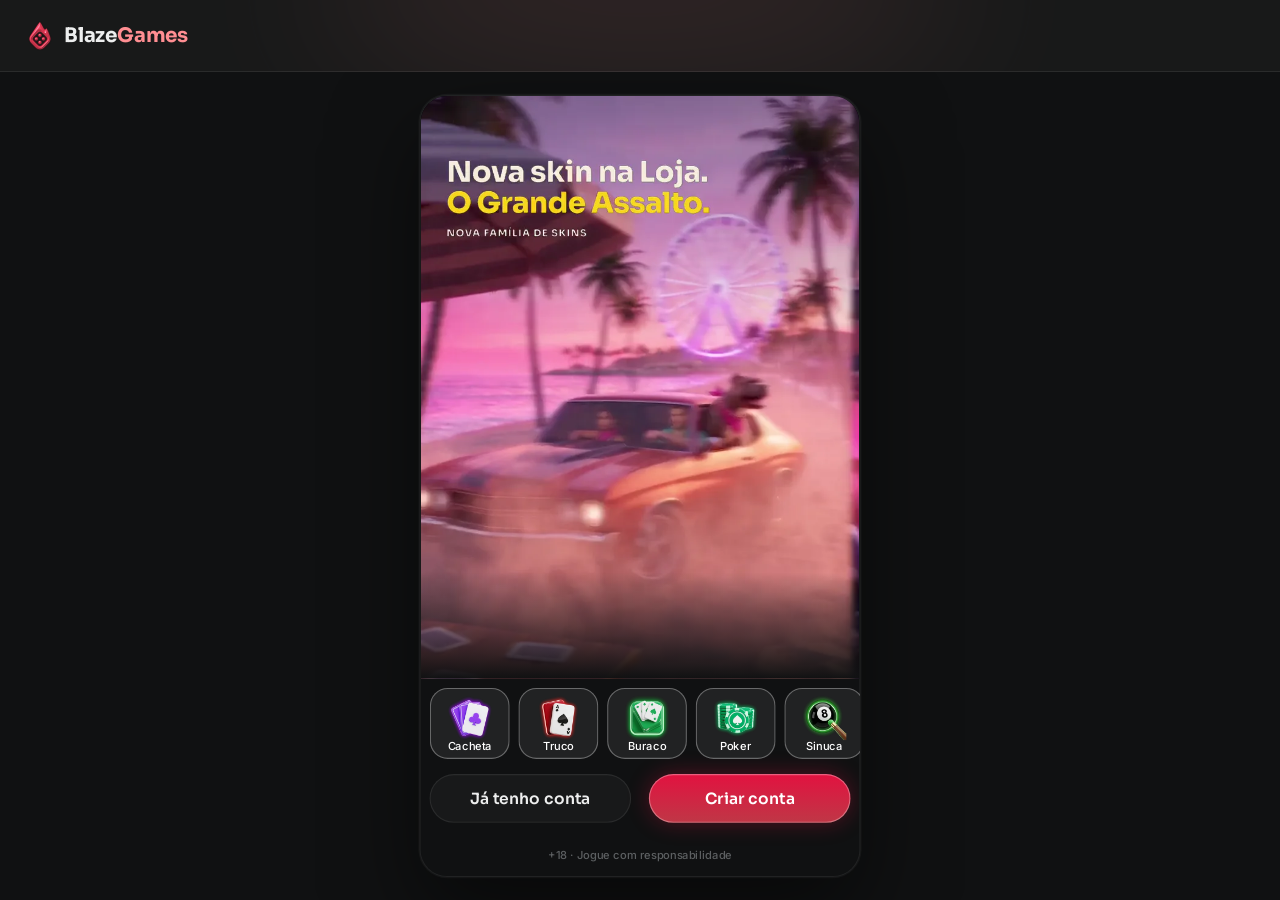
<file: index.html>
<!doctype html>
<html lang="pt-BR">
<head>
<meta charset="utf-8">
<meta name="viewport" content="width=device-width, initial-scale=1, viewport-fit=cover, user-scalable=no">
<meta name="robots" content="noindex, nofollow">
<meta name="theme-color" content="#141e2a">
<meta name="mobile-web-app-capable" content="yes">
<meta name="apple-mobile-web-app-capable" content="yes">
<meta name="apple-mobile-web-app-status-bar-style" content="black-translucent">
<title>Blaze Games · protótipo</title>
<link rel="icon" href="assets/ui/logo_icon.webp">
<link rel="preconnect" href="https://fonts.googleapis.com">
<link rel="preconnect" href="https://fonts.gstatic.com" crossorigin>
<link rel="stylesheet" href="https://fonts.googleapis.com/css2?family=Inter:wght@400;500;600;700&family=Sora:wght@600;700;800&display=swap">
<link rel="stylesheet" href="css/tokens.css?v=blaze-11261814">
<link rel="stylesheet" href="css/ui.css?v=blaze-11261814">
<link rel="stylesheet" href="css/screens.css?v=blaze-11261814">
<link rel="stylesheet" href="css/game.css?v=blaze-11261814">
<link rel="stylesheet" href="css/desk.css?v=blaze-11261814">
<link rel="stylesheet" href="css/missoes.css?v=blaze-11261814">
</head>
<body>
<svg width="0" height="0" style="position:absolute" aria-hidden="true">
  <defs><clipPath id="hexclip" clipPathUnits="objectBoundingBox"><path id="hexpath" d=""/></clipPath></defs>
  <symbol id="s-E" viewBox="0 0 16 20"><path d="M8 0C5 4 0 7.5 0 11.5C0 14 2 16 4.5 16C5.7 16 6.8 15.5 7.5 14.7C7.3 16.6 6.5 18.3 5 20H11C9.5 18.3 8.7 16.6 8.5 14.7C9.2 15.5 10.3 16 11.5 16C14 16 16 14 16 11.5C16 7.5 11 4 8 0Z"/></symbol>
  <symbol id="s-C" viewBox="0 0 20 18.4"><path d="M10 18.35L8.55 17.03C3.4 12.36 0 9.28 0 5.5C0 2.420 2.42 0 5.5 0C7.24 0 8.91 0.81 10 2.09C11.09 0.81 12.76 0 14.5 0C17.58 0 20 2.42 20 5.5C20 9.28 16.6 12.36 11.45 17.04L10 18.35Z"/></symbol>
  <symbol id="s-O" viewBox="0 0 15 20"><path d="M7.5 0L15 10L7.5 20L0 10L7.5 0Z"/></symbol>
  <symbol id="s-P" viewBox="0 0 18 18.5"><path d="M9 0C11.3 0 13.2 1.9 13.2 4.2C13.2 5 13 5.7 12.6 6.3C13 6.2 13.4 6.1 13.8 6.1C16.1 6.1 18 8 18 10.3C18 12.6 16.1 14.5 13.8 14.5C12.5 14.5 11.3 13.9 10.5 12.9C10.7 14.9 11.6 16.8 13.1 18.5H4.9C6.4 16.8 7.3 14.9 7.5 12.9C6.7 13.9 5.5 14.5 4.2 14.5C1.9 14.5 0 12.6 0 10.3C0 8 1.9 6.1 4.2 6.1C4.6 6.1 5 6.2 5.4 6.3C5 5.7 4.8 5 4.8 4.2C4.8 1.9 6.7 0 9 0Z"/></symbol>
  <symbol id="i-copy" viewBox="0 0 448 512"><path d="M208 0H332.1c12.7 0 24.9 5.1 33.9 14.1l67.9 67.9c9 9 14.1 21.2 14.1 33.9V336c0 26.5-21.5 48-48 48H208c-26.5 0-48-21.5-48-48V48c0-26.5 21.5-48 48-48zM48 128h80v64H64V448H256V416h64v48c0 26.5-21.5 48-48 48H48c-26.5 0-48-21.5-48-48V176c0-26.5 21.5-48 48-48z"/></symbol>
  <symbol id="i-share" viewBox="0 0 448 512"><path d="M352 224c53 0 96-43 96-96s-43-96-96-96s-96 43-96 96c0 4 .2 8 .7 11.9l-94.1 47C145.4 170.2 121.9 160 96 160c-53 0-96 43-96 96s43 96 96 96c25.9 0 49.4-10.2 66.6-26.9l94.1 47c-.5 3.9-.7 7.8-.7 11.9c0 53 43 96 96 96s96-43 96-96s-43-96-96-96c-25.9 0-49.4 10.2-66.6 26.9l-94.1-47c.5-3.9 .7-7.8 .7-11.9s-.2-8-.7-11.9l94.1-47C302.6 213.8 326.1 224 352 224z"/></symbol>
  <symbol id="i-wa" viewBox="0 0 448 512"><path d="M380.9 97.1C339 55.1 283.2 32 223.9 32c-122.4 0-222 99.6-222 222 0 39.1 10.2 77.3 29.6 111L0 480l117.7-30.9c32.4 17.7 68.9 27 106.1 27h.1c122.3 0 224.1-99.6 224.1-222 0-59.3-25.2-115-67.1-157zm-157 341.6c-33.2 0-65.7-8.9-94-25.7l-6.7-4-69.8 18.3L72 359.2l-4.4-7c-18.5-29.4-28.2-63.3-28.2-98.2 0-101.7 82.8-184.5 184.6-184.5 49.3 0 95.6 19.2 130.4 54.1 34.8 34.9 56.2 81.2 56.1 130.5 0 101.8-84.9 184.6-186.6 184.6zm101.2-138.2c-5.5-2.8-32.8-16.2-37.9-18-5.1-1.9-8.8-2.8-12.5 2.8-3.7 5.6-14.3 18-17.6 21.8-3.2 3.7-6.5 4.2-12 1.4-32.6-16.3-54-29.1-75.5-66-5.7-9.8 5.7-9.1 16.3-30.3 1.8-3.7.9-6.9-.5-9.7-1.4-2.8-12.5-30.1-17.1-41.2-4.5-10.8-9.1-9.3-12.5-9.5-3.2-.2-6.9-.2-10.6-.2-3.7 0-9.7 1.4-14.8 6.9-5.1 5.6-19.4 19-19.4 46.3 0 27.3 19.9 53.7 22.6 57.4 2.8 3.7 39.1 59.7 94.8 83.8 35.2 15.2 49 16.5 66.6 13.9 10.7-1.6 32.8-13.4 37.4-26.4 4.6-13 4.6-24.1 3.2-26.4-1.3-2.5-5-3.9-10.5-6.6z"/></symbol>
  <symbol id="i-pen" viewBox="0 0 512 512"><path d="M362.7 19.3L314.3 67.7 444.3 197.7l48.4-48.4c25-25 25-65.5 0-90.5L453.3 19.3c-25-25-65.5-25-90.5 0zm-71 71L58.6 323.5c-10.4 10.4-18 23.3-22.2 37.4L1 481.2C-1.5 489.7 .8 498.8 7 505s15.3 8.5 23.7 6.1l120.3-35.4c14.1-4.2 27-11.8 37.4-22.2L421.7 220.3 291.7 90.3z"/></symbol>
  <symbol id="i-plus" viewBox="0 0 448 512"><path d="M256 80c0-17.7-14.3-32-32-32s-32 14.3-32 32v144H48c-17.7 0-32 14.3-32 32s14.3 32 32 32h144v144c0 17.7 14.3 32 32 32s32-14.3 32-32V288h144c17.7 0 32-14.3 32-32s-14.3-32-32-32H256V80z"/></symbol>
  <symbol id="i-chev-l" viewBox="0 0 320 512"><path d="M9.4 233.4c-12.5 12.5-12.5 32.8 0 45.3l192 192c12.5 12.5 32.8 12.5 45.3 0s12.5-32.8 0-45.3L77.3 256 246.6 86.6c12.5-12.5 12.5-32.8 0-45.3s-32.8-12.5-45.3 0l-192 192z"/></symbol>
  <symbol id="i-chev-r" viewBox="0 0 320 512"><path d="M310.6 233.4c12.5 12.5 12.5 32.8 0 45.3l-192 192c-12.5 12.5-32.8 12.5-45.3 0s-12.5-32.8 0-45.3L242.7 256 73.4 86.6c-12.5-12.5-12.5-32.8 0-45.3s32.8-12.5 45.3 0l192 192z"/></symbol>
  <symbol id="i-chev-l-light" viewBox="0 0 320 512"><path d="M20.7 267.3c-6.2-6.2-6.2-16.4 0-22.6l192-192c6.2-6.2 16.4-6.2 22.6 0s6.2 16.4 0 22.6L54.6 256 235.3 436.7c6.2 6.2 6.2 16.4 0 22.6s-16.4 6.2-22.6 0l-192-192z"/></symbol>
  <symbol id="i-chev-r-light" viewBox="0 0 320 512"><path d="M299.3 244.7c6.2 6.2 6.2 16.4 0 22.6l-192 192c-6.2 6.2-16.4 6.2-22.6 0s-6.2-16.4 0-22.6L265.4 256 84.7 75.3c-6.2-6.2-6.2-16.4 0-22.6s16.4-6.2 22.6 0l192 192z"/></symbol>
  <symbol id="i-x" viewBox="0 0 384 512"><path d="M324.5 411.1c6.2 6.2 16.4 6.2 22.6 0s6.2-16.4 0-22.6L214.6 256 347.1 123.5c6.2-6.2 6.2-16.4 0-22.6s-16.4-6.2-22.6 0L192 233.4 59.5 100.9c-6.2-6.2-16.4-6.2-22.6 0s-6.2 16.4 0 22.6L169.4 256 36.9 388.5c-6.2 6.2-6.2 16.4 0 22.6s16.4 6.2 22.6 0L192 278.6 324.5 411.1z"/></symbol>
  <symbol id="i-search" viewBox="0 0 512 512"><path d="M384 208A176 176 0 1 0 32 208a176 176 0 1 0 352 0zM343.3 366C307 397.2 259.7 416 208 416C93.1 416 0 322.9 0 208S93.1 0 208 0S416 93.1 416 208c0 51.7-18.8 99-50 135.3L507.3 484.7c6.2 6.2 6.2 16.4 0 22.6s-16.4 6.2-22.6 0L343.3 366z"/></symbol>
  <symbol id="i-check" viewBox="0 0 512 512"><path d="M256 512A256 256 0 1 0 256 0a256 256 0 1 0 0 512zM369 209L241 337c-9.4 9.4-24.6 9.4-33.9 0l-64-64c-9.4-9.4-9.4-24.6 0-33.9s24.6-9.4 33.9 0l47 47L335 175c9.4-9.4 24.6-9.4 33.9 0s9.4 24.6 0 33.9z"/></symbol>
  <symbol id="i-eye" viewBox="0 0 576 512"><path d="M288 32c-80.8 0-145.5 36.8-192.6 80.6C48.6 156 17.3 208 2.5 243.7c-3.3 7.9-3.3 16.7 0 24.6C17.3 304 48.6 356 95.4 399.4C142.5 443.2 207.2 480 288 480s145.5-36.8 192.6-80.6c46.8-43.5 78.1-95.4 93-131.1c3.3-7.9 3.3-16.7 0-24.6c-14.9-35.7-46.2-87.7-93-131.1C433.5 68.8 368.8 32 288 32zM144 256a144 144 0 1 1 288 0 144 144 0 1 1 -288 0zm144-64c0 35.3-28.7 64-64 64c-7.1 0-13.9-1.2-20.3-3.3c-5.5-1.8-11.9 1.6-11.7 7.4c.3 6.9 1.3 13.8 3.2 20.7c13.7 51.2 66.4 81.6 117.6 67.9s81.6-66.4 67.9-117.6c-11.1-41.5-47.8-69.4-88.6-71.1c-5.8-.2-9.2 6.1-7.4 11.7c2.1 6.4 3.3 13.2 3.3 20.3z"/></symbol>
  <symbol id="i-send" viewBox="0 0 512 512"><path d="M498.1 5.6c10.1 7 15.4 19.1 13.5 31.2l-64 416c-1.5 9.7-7.4 18.2-16 23s-18.9 5.4-28 1.6L284 427.7l-68.5 74.1c-8.9 9.7-22.9 12.9-35.2 8.1S160 493.2 160 480V396.4c0-4 1.5-7.8 4.2-10.7L331.8 202.8c5.8-6.3 5.6-16-.4-22s-15.7-6.4-22-.7L106 360.8 17.7 316.6C7.1 311.3 .3 300.7 0 288.9s5.9-22.8 16.1-28.7l448-256c10.7-6.1 23.9-5.5 34 1.4z"/></symbol>
  <symbol id="i-star" viewBox="0 0 576 512"><path d="M316.9 18C311.6 7 300.4 0 288.1 0s-23.4 7-28.8 18L195 150.3 51.4 171.5c-12 1.8-22 10.2-25.7 21.7s-.7 24.2 7.9 32.7L137.8 329 113.2 474.7c-2 12 3 24.2 12.9 31.3s23 8 33.8 2.3l128.3-68.5 128.3 68.5c10.8 5.7 23.9 4.9 33.8-2.3s14.9-19.3 12.9-31.3L438.5 329 542.7 225.9c8.6-8.5 11.7-21.2 7.9-32.7s-13.7-19.9-25.7-21.7L381.2 150.3 316.9 18z"/></symbol>
  <symbol id="i-star-o" viewBox="0 0 576 512"><path d="M287.9 0c9.2 0 17.6 5.2 21.6 13.5l68.6 141.3 153.2 22.6c9 1.3 16.5 7.6 19.3 16.3s.5 18.1-5.9 24.5L433.6 328.4l26.2 155.6c1.5 9-2.2 18.1-9.7 23.5s-17.3 6-25.3 1.7l-137-73.2L151 509.1c-8.1 4.3-17.9 3.7-25.3-1.7s-11.2-14.5-9.7-23.5l26.2-155.6L31.1 218.2c-6.5-6.4-8.7-15.9-5.9-24.5s10.3-14.9 19.3-16.3l153.2-22.6L266.3 13.5C270.4 5.2 278.7 0 287.9 0zm0 79L235.4 187.2c-3.5 7.1-10.2 12.1-18.1 13.3L99 217.9 184.9 303c5.5 5.5 8.1 13.3 6.8 21L171.4 443.7l105.2-56.2c7.1-3.8 15.6-3.7 22.6 0l105.2 56.2L384.2 324.1c-1.3-7.7 1.2-15.5 6.8-21l85.9-85.1L358.6 200.5c-7.8-1.2-14.6-6.1-18.1-13.3L287.9 79z"/></symbol>
</svg>

<!-- desktop (js/desk.js): header largo, menu e chat ao vivo em volta da coluna 9:16 -->
<header class="dkh" id="dkh"></header>
<aside class="dkl" id="dkl" aria-label="Menu"></aside>
<aside class="dkr" id="dkr" aria-label="Chat ao vivo"></aside>

<div class="stage-wrap"><div class="phone" id="phone">
  <div class="status" aria-hidden="true"><span>9:41</span><span class="island"></span>
    <span class="icons"><svg width="18" height="12" viewBox="0 0 18 12" fill="#fff"><rect x="0" y="8" width="3" height="4" rx="1"/><rect x="5" y="5.5" width="3" height="6.5" rx="1"/><rect x="10" y="3" width="3" height="9" rx="1"/><rect x="15" y="0" width="3" height="12" rx="1"/></svg><svg width="16" height="12" viewBox="0 0 16 12" fill="#fff"><path d="M8 2.2c2.3 0 4.4.9 6 2.4l1.1-1.1A10 10 0 0 0 8 .6 10 10 0 0 0 .9 3.5L2 4.6a8.4 8.4 0 0 1 6-2.4zm0 3.3c1.4 0 2.7.5 3.7 1.4l1.1-1.1A7 7 0 0 0 8 3.9a7 7 0 0 0-4.8 1.9l1.1 1.1c1-.9 2.3-1.4 3.7-1.4zm0 3.3c.6 0 1.1.2 1.5.6L8 11 6.5 9.4c.4-.4.9-.6 1.5-.6z"/></svg><svg width="27" height="13" viewBox="0 0 27 13" fill="none"><rect x=".5" y=".5" width="23" height="12" rx="3.5" stroke="#fff" opacity=".4"/><rect x="2" y="2" width="20" height="9" rx="2" fill="#fff"/><rect x="25" y="4.5" width="1.6" height="4" rx=".8" fill="#fff" opacity=".4"/></svg></span>
  </div>
  <div class="app" id="app">
    <!-- telas do app (renderizadas pelo js/screens.js) -->
    <section class="scr" id="view"></section>

    <!-- tela de jogo: os motores (js/games.js) desenham dentro dela -->
    <section class="scr game-scr" id="scr-game" hidden>
      <header class="hud" id="hud"></header>
      <div class="jogo" id="jogo"><div class="board" id="board"></div></div>
      <nav class="mnav" id="mnav">
        <button data-g="voltar"><span class="back"><svg><use href="#i-chev-l-light"/></svg></span><span>Voltar</span></button>
        <button data-g="chat"><img class="ic" src="assets/icons/chat.webp" alt=""><span>Chat</span></button>
        <button data-g="mesa"><img class="ic" src="assets/icons/friends.webp" alt=""><span>Mesa</span></button>
        <button data-g="voz"><img class="ic" id="micIco" src="assets/icons/microphone-off.webp" alt=""><span>Voz</span></button>
        <button data-g="ajustes"><img class="ic" src="assets/icons/gear.webp" alt=""><span>Ajustes</span></button>
      </nav>
    </section>

    <div class="toast" id="toast"><span class="hint-pill" id="toastTxt"></span></div>
    <div id="sheet"></div>
    <div id="overlay"></div>
  </div>
</div></div>

<script src="js/core.js?v=blaze-11261814"></script>
<script src="js/ui.js?v=blaze-11261814"></script>
<script src="js/screens.js?v=blaze-11261814"></script>
<script src="js/loja.js?v=blaze-11261814"></script>
<script src="js/social.js?v=blaze-11261814"></script>
<script src="js/torneios.js?v=blaze-11261814"></script>
<script src="js/sala.js?v=blaze-11261814"></script>
<script src="js/missoes.js?v=blaze-11261814"></script>
<script src="js/games.js?v=blaze-11261814"></script>
<script src="js/sinuca.js?v=blaze-11261814"></script>
<script src="js/desk.js?v=blaze-11261814"></script>
<script src="js/boot.js?v=blaze-11261814"></script>
</body>
</html>
</file>
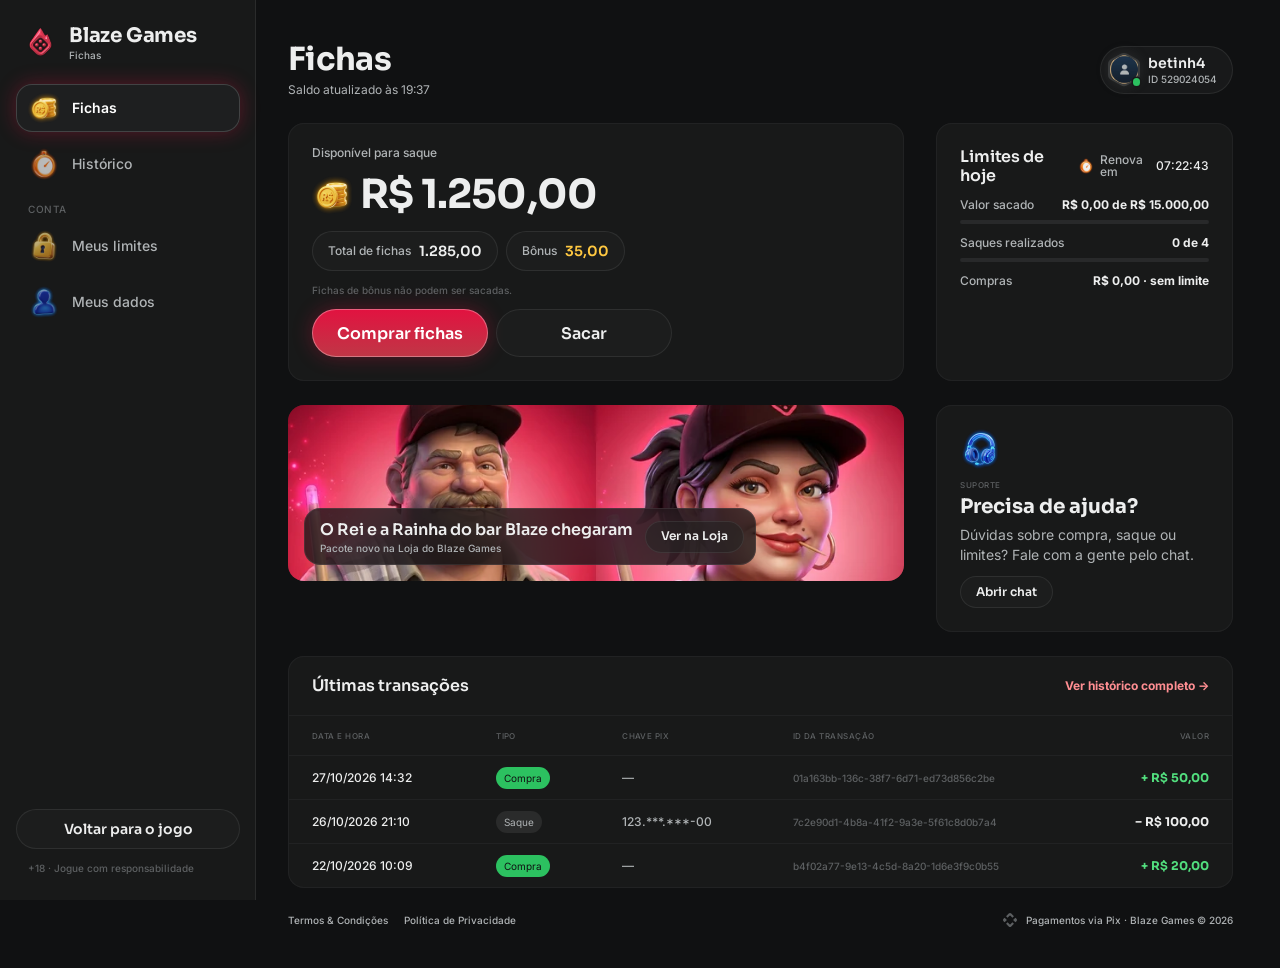
<file: fichas/index.html>
<!doctype html>
<html lang="pt-BR">
<head>
<meta charset="utf-8">
<meta name="viewport" content="width=device-width, initial-scale=1, viewport-fit=cover">
<meta name="robots" content="noindex, nofollow">
<meta name="theme-color" content="#101112">
<title>Fichas · Blaze Games</title>
<link rel="icon" href="../assets/ui/logo_icon.webp">
<link rel="preconnect" href="https://fonts.googleapis.com">
<link rel="preconnect" href="https://fonts.gstatic.com" crossorigin>
<link rel="stylesheet" href="https://fonts.googleapis.com/css2?family=Inter:wght@400;500;600;700&family=Sora:wght@600;700;800&display=swap">
<link rel="stylesheet" href="../css/tokens.css?v=20261119a">
<link rel="stylesheet" href="../css/ui.css?v=20261119a">
<link rel="stylesheet" href="fichas.css?v=20261119a">
</head>
<body>
<svg width="0" height="0" style="position:absolute" aria-hidden="true">
  <defs><clipPath id="hexclip" clipPathUnits="objectBoundingBox"><path id="hexpath" d=""/></clipPath></defs>
  <symbol id="i-chev-l-light" viewBox="0 0 320 512"><path d="M20.7 267.3c-6.2-6.2-6.2-16.4 0-22.6l192-192c6.2-6.2 16.4-6.2 22.6 0s6.2 16.4 0 22.6L54.6 256 235.3 436.7c6.2 6.2 6.2 16.4 0 22.6s-16.4 6.2-22.6 0l-192-192z"/></symbol>
  <symbol id="i-x" viewBox="0 0 384 512"><path d="M324.5 411.1c6.2 6.2 16.4 6.2 22.6 0s6.2-16.4 0-22.6L214.6 256 347.1 123.5c6.2-6.2 6.2-16.4 0-22.6s-16.4-6.2-22.6 0L192 233.4 59.5 100.9c-6.2-6.2-16.4-6.2-22.6 0s-6.2 16.4 0 22.6L169.4 256 36.9 388.5c-6.2 6.2-6.2 16.4 0 22.6s16.4 6.2 22.6 0L192 278.6 324.5 411.1z"/></symbol>
  <symbol id="i-check" viewBox="0 0 448 512"><path d="M438.6 105.4c12.5 12.5 12.5 32.8 0 45.3l-256 256c-12.5 12.5-32.8 12.5-45.3 0l-128-128c-12.5-12.5-12.5-32.8 0-45.3s32.8-12.5 45.3 0L160 338.7 393.4 105.4c12.5-12.5 32.8-12.5 45.3 0z"/></symbol>
  <symbol id="i-copy" viewBox="0 0 448 512"><path d="M208 0H332.1c12.7 0 24.9 5.1 33.9 14.1l67.9 67.9c9 9 14.1 21.2 14.1 33.9V336c0 26.5-21.5 48-48 48H208c-26.5 0-48-21.5-48-48V48c0-26.5 21.5-48 48-48zM48 128h80v64H64V448H256V416h64v48c0 26.5-21.5 48-48 48H48c-26.5 0-48-21.5-48-48V176c0-26.5 21.5-48 48-48z"/></symbol>
  <symbol id="i-pix" viewBox="0 0 24 24"><path d="M6.1 6.3 10.1 2.3a2.7 2.7 0 0 1 3.8 0l4 4-2.3 2.3-2.9-2.9a1 1 0 0 0-1.4 0L8.4 8.6 6.1 6.3zm11.8 11.4-4 4a2.7 2.7 0 0 1-3.8 0l-4-4 2.3-2.3 2.9 2.9a1 1 0 0 0 1.4 0l2.9-2.9 2.3 2.3zM2.3 10.1l1.6-1.6L7.4 12l-3.5 3.5-1.6-1.6a2.7 2.7 0 0 1 0-3.8zm19.4 0a2.7 2.7 0 0 1 0 3.8l-1.6 1.6-3.5-3.5 3.5-3.5 1.6 1.6z"/></symbol>
</svg>

<div class="fx">
  <aside class="side" id="side" aria-label="Menu"></aside>
  <div class="main">
    <header class="mtop" id="mtop"></header>
    <main class="page" id="page"></main>
    <footer class="foot" id="foot"></footer>
  </div>
</div>
<div class="veil" id="veil" hidden><section class="drawer" id="drawer" role="dialog" aria-modal="true"></section></div>
<div class="toast" id="toast"><span class="hint-pill" id="toastTxt"></span></div>

<script src="fichas.js?v=20261119a"></script>
</body>
</html>
</file>
<file: css/tokens.css>
/* Blaze Games · tokens do DS EstrelaGames (Rjx31bgpOt4m1U8DVKyWtd · modo Blaze Games), valores resolvidos 1:1 */
:root{
  color-scheme: dark;
  /* background */
  --bg-default:#101112; --bg-subtle:#181919; --bg-strong:#212223; --bg-raised:#28292a; --bg-inset:#010101; --bg-highlight:#ffffff14; --bg-chrome:#181919; --bg-divider:#28292a; --bg-band:#00000052;
  --bga-default-50:#10111280; --bga-default-75:#101112bf; --bga-subtle-50:#18191980; --bga-subtle-75:#181919bf;
  --bga-strong-25:#21222340; --bga-strong-50:#21222380; --bga-strong-75:#212223bf;
  --bga-secondary-16:#ff8e9229; --bga-secondary-32:#ff8e9252; --bga-accent-12:#ffc8411f;
  /* border */
  --border-muted:#ffffff14; --border-default:#212223; --border-strong:#383a3b; --border-focus:#e21240;
  --border-hl-top:#ffffff29; --border-gold-top:#ffcfcfe5; --border-gold-bottom:#e212405c;
  /* text */
  --text-default:#edeeee; --text-muted:#b0b4b6; --text-link:#ff8e92; --text-subtle:#5d6062; --text-disabled:#454849;
  --text-brand:#ff8e92; --text-success:#52de7e; --text-error:#ff6b6e; --text-prize:#ffc841;
  --text-on-color:#ffffff; --text-on-color-muted:#ffffffd9; --text-on-color-subtle:#ffffffb2; --text-on-light:#101112;
  /* system */
  --sys-info:#f12c4c; --sys-success:#2cc160; --sys-success-strong:#8cf0a9; --sys-warning:#ffbe2e; --sys-error:#ef4452;
  --sysa-success-25:#2cc16040; --sysa-error-25:#ef445240; --sysa-info-25:#3b74f540;
  --notification-error:#ef4452;
  /* effects */
  --hl-subtle:#ffffff29; --hl:#ffffff52; --hl-strong:#ffffff7a;
  --shadow-faint:#0000001f; --shadow-subtle:#0000003d; --shadow:#00000066; --shadow-strong:#00000080;
  --glow-info:#e2124052; --glow-accent:#ffbe2e52; --glow-success:#52de7ea3; --glow-gold:#ff8e9252; --glow-blue:#ff8e92; --glow-red:#ff6b6e;
  /* surfaces */
  --surface-card-top:#181919; --surface-card-bottom:#101112; --surface-elevated-top:#28292a; --surface-elevated-bottom:#181919;
  /* buttons */
  --btn-primary-top:#e21240; --btn-primary-bg:#bf3746; --btn-secondary-border:#f12c4c;
  --btn-disabled-top:#28292a; --btn-disabled-bg:#28292a; --btn-disabled-text:#454849;
  /* tabs */
  --tab-default-text:#b0b4b6; --tab-container:#212223; --input-border:#212223;
  --tab-padrao:#e21240; --tab-padrao-tint:#e212403d; --tab-rosa:#e93d82; --tab-rosa-tint:#e93d823d;
  /* games */
  --game-truco:#e5484d; --game-paulista:#3b74f5; --game-cacheta:#8752f2; --game-tranca:#2cc160; --game-buraco:#1f9a4a;
  --game-poker:#0fa968; --game-sinuca:#2fa35a; --game-todos:#f12c4c; --game-domino:#14b8a6; --game-dama:#f76b15; --game-xadrez:#5b6cff;
  --game-paulista-tint:#3b74f53d; --game-truco-tint:#e5484d3d; --game-cacheta-tint:#8752f23d; --game-buraco-tint:#1f9a4a3d; --game-poker-tint:#0fa9683d; --game-sinuca-tint:#2fa35a3d;
  /* crew */
  --crew-engenheiro:#4fb3ff; --crew-comandante:#f5c542; --crew-piloto:#ff5a36; --crew-navegador:#e86bff; --crew-explorador:#4dffb8;
  --crew-bar:#ff9f43; --crew-reis:#34d399; --crew-nobru:#3d8bff; --crew-inhui:#ff4fb0;
  /* famílias da página Skins (mesma cor da chamada do Truco) */
  --crew-laje:#ff7f50; --crew-portaria:#3ddc84; --crew-live:#b45cff; --crew-feira:#ffa62b; --crew-navalha:#ff4fb0; --crew-varzea:#5be37d; --crew-oficina:#3db8ff; --crew-posto:#ff3b4a; --crew-fliper:#a45cff; --crew-grau:#4fa3ff; --crew-palpite:#f2b233; --crew-assalto:#ff4fa3;
  /* stake / table */
  --stake-padrao-top:#791a26; --stake-padrao-bottom:#3e0f13; --stake-iniciante-top:#1f9a4a; --stake-iniciante-bottom:#1f502c;
  --table-card-top:#1f5a4a; --table-card-bottom:#0f2e2a; --table-stake:#ffc841;
  --plus-bg:#52de7e; --plus-icon:#101112;
  --btn-success-top:#52de7e; --btn-success-bg:#1f9a4a; /* DS button-glass ☰ Type=Success (Comprar) */
  /* cards */
  --card-face:#ffffff; --card-border:#9ea2a4; --suit-red:#c72c3d; --suit-black:#141922; --back-top:#932a34; --back-bottom:#550513;
  /* seat timer */
  --seat-timer-track:#ffffff1f; --seat-timer:#f12c4c;
  /* type */
  --f-display:"Sora", "Inter", system-ui, sans-serif;
  --f-ui:"Inter", system-ui, -apple-system, sans-serif;
  --f-call:"Industry", "Sora", sans-serif;
  /* marca · Blaze Games (sobrescreve) */
  --back-top:#550513; --back-bottom:#201313; --btn-primary-text:#ffffff; --crew-nobru:#F12C4C; --crew-inhui:#F12C4C; --crew-rainhablaze:#FF8E92;
}
/* estilos de texto do DS */
.t-d3xl{font:700 64px/1.2 var(--f-display);letter-spacing:-.02em}
.t-d2xl{font:700 48px/1.2 var(--f-display);letter-spacing:-.02em}
.t-dxl{font:700 40px/1.2 var(--f-display);letter-spacing:-.02em}
.t-dl{font:700 32px/1.2 var(--f-display);letter-spacing:-.02em}
.t-dm{font:700 24px/1.2 var(--f-display);letter-spacing:-.01em}
.t-ds{font:700 20px/1.2 var(--f-display);letter-spacing:-.01em}
.t-dxs{font:600 16px/1.2 var(--f-display)}
.t-d2xs{font:600 14px/1.2 var(--f-display)}
.t-d3xs{font:600 12px/1.2 var(--f-display)}
.t-hm{font:700 20px/1.2 var(--f-ui)}
.t-ll{font:500 16px/1 var(--f-ui)} .t-lm{font:500 14px/1 var(--f-ui)} .t-ls{font:500 12px/1 var(--f-ui)} .t-lxs{font:500 10px/1 var(--f-ui)} .t-l2xs{font:500 8px/1 var(--f-ui)}
.t-link{font:700 12px/1.5 var(--f-ui)}
.t-p2xl{font:400 20px/1.5 var(--f-ui)} .t-pm{font:400 14px/1.5 var(--f-ui)} .t-ps{font:400 12px/1.5 var(--f-ui)}
</file>
<file: css/ui.css>
/* EstrelaGames · base + componentes do DS (Apple Gamer Style · Glass). Medidas 1:1 com o Figma (frame 375). */
*{box-sizing:border-box}
html,body{height:100%;margin:0}
body{background:#05080c;color:var(--text-default);font-family:var(--f-ui);-webkit-font-smoothing:antialiased;overflow:hidden;-webkit-text-size-adjust:100%}
button{font:inherit;color:inherit;border:0;background:none;padding:0;margin:0;cursor:pointer;-webkit-tap-highlight-color:transparent;text-align:inherit}
button:focus-visible,[role="button"]:focus-visible{outline:2px solid var(--border-focus);outline-offset:2px}
/* cards clicáveis são div[role=button]: o WebKit (iPhone) não estica os filhos de um <button> com flex */
[role="button"]{cursor:pointer;-webkit-tap-highlight-color:transparent;-webkit-user-select:none;user-select:none;outline:0}
input{font:inherit;color:inherit;border:0;background:none;outline:0;padding:0;margin:0;min-width:0}
img,video{display:block;max-width:100%;user-select:none;-webkit-user-drag:none}
video::-webkit-media-controls,video::-webkit-media-controls-start-playback-button,video::-webkit-media-controls-overlay-play-button{display:none!important;-webkit-appearance:none} /* sem botão de play: os vídeos são fundo */
svg{display:block}
[hidden]{display:none!important}
.ic{flex:none;object-fit:contain;pointer-events:none}

/* ---------- aparelho ---------- */
.stage-wrap{position:fixed;inset:0;display:flex;align-items:center;justify-content:center}
.phone{position:relative;width:375px;height:812px;background:var(--bg-subtle);overflow:hidden;border-radius:48px;box-shadow:0 0 0 10px #0c1016,0 0 0 11px #2a3340,0 40px 80px rgba(0,0,0,.6);transform-origin:center;display:flex;flex-direction:column}
.status{position:relative;flex:none;height:44px;display:flex;align-items:center;justify-content:space-between;padding:0 26px 0 32px;font:600 15px/1 var(--f-ui);background:var(--bg-subtle);z-index:60;pointer-events:none}
.status .island{position:absolute;left:50%;top:10px;width:118px;height:32px;margin-left:-59px;border-radius:20px;background:#000}
.status .icons{display:flex;gap:6px;align-items:center}
.app{position:relative;flex:1;min-height:0;overflow:hidden}
@media (max-width:520px){
  .phone{width:100vw;height:100vh;height:100dvh;border-radius:0;box-shadow:none;transform:none!important}
  .status{display:none}
  .app{padding-top:env(safe-area-inset-top,0px)}
}
.scr{position:absolute;inset:0;display:flex;flex-direction:column;background:var(--bg-subtle);overflow:hidden}
.app>.scr{top:env(safe-area-inset-top,0px)}
@media (min-width:521px){.app>.scr{top:0}}
.scroll{flex:1;min-height:0;overflow-y:auto;overflow-x:hidden;-webkit-overflow-scrolling:touch;scrollbar-width:none;overscroll-behavior:contain}
.scroll::-webkit-scrollbar,.hscroll::-webkit-scrollbar{display:none}
/* linha com rolagem lateral: sem clip, sangra até a borda da tela (regra Oct 26) */
.hscroll{display:flex;overflow-x:auto;overflow-y:visible;scrollbar-width:none;margin:0 -8px;padding:0 8px;scroll-padding:0 8px;-webkit-overflow-scrolling:touch}

/* ---------- ícones 3D ---------- */
.i16{width:16px;height:16px}.i20{width:20px;height:20px}.i24{width:24px;height:24px}.i28{width:28px;height:28px}.i32{width:32px;height:32px}.i36{width:36px;height:36px}.i40{width:40px;height:40px}.i48{width:48px;height:48px}

/* ---------- header-game (Mobile · Glass) ---------- */
.hdr{position:relative;flex:none;height:64px;display:flex;align-items:center;gap:4px;padding:8px 12px;background:var(--bg-subtle);overflow:hidden;z-index:20}
.hdr::before{content:"";position:absolute;left:48px;top:-70px;width:280px;height:140px;border-radius:50%;background:var(--glow-blue);filter:blur(60px);opacity:.15;pointer-events:none}
.hdr .side{position:relative;flex:1;min-width:0;display:flex;align-items:center;gap:4px}
.hdr .logo{width:24px;height:36px;display:grid;place-items:center;flex:none}
.hdr .logo img{width:25px;height:24px}
.cpill{flex:1;min-width:0;height:34px;display:flex;align-items:center;gap:2px;padding:4px;border-radius:999px;background:linear-gradient(90deg,#52de7e1a,#21222306),var(--bga-strong-50);box-shadow:inset 0 0 0 1px var(--border-muted);overflow:hidden}
.cpill.bonus{padding:4px 8px 4px 4px;background:linear-gradient(90deg,#21222306,#ffc8411a),var(--bga-strong-50)}
.cpill .ic{width:24px;height:24px}
.cpill .t{flex:1;min-width:0;display:flex;flex-direction:column;gap:2px;text-align:left}
.cpill .t small{font:500 8px/1 var(--f-ui);color:var(--text-muted)}
.cpill .t b{font:700 12px/10px var(--f-ui);color:var(--text-default);white-space:nowrap;overflow:hidden;text-overflow:ellipsis}
.cpill.bonus .t b{color:var(--text-prize)}
.cpill .plus{width:20px;height:20px;border-radius:10px;background:var(--plus-bg);display:grid;place-items:center;flex:none}
.cpill .plus svg{width:12px;height:12px;fill:var(--plus-icon)}
/* saldo com seta: abre o dropdown (DS header-game ◉ Expanded) */
.cpill .chev{width:20px;height:20px;display:grid;place-items:center;flex:none}
.cpill .chev svg{width:10px;height:10px;fill:var(--text-muted);transform:rotate(90deg);transition:transform .2s}
.cpill.open{box-shadow:inset 0 0 0 1px var(--border-strong)} .cpill.open .chev svg{transform:rotate(-90deg)}
.hdr .hbuy{flex:1;min-width:0}
/* dropdown do saldo (DS balance-panel) · celular: preso embaixo do header */
.baldrop{position:absolute;left:0;right:0;top:64px;bottom:0;z-index:45;background:var(--bga-default-75);animation:fade .15s both}
.balp{display:flex;flex-direction:column;gap:16px;max-height:100%;overflow:auto;padding:16px 16px 24px;background:var(--bg-subtle);border-radius:0 0 24px 24px;box-shadow:inset 0 -1px 0 var(--hl-subtle),0 16px 40px rgba(0,0,0,.4);animation:balIn .22s cubic-bezier(.2,.8,.2,1) both}
@keyframes balIn{from{transform:translateY(-12px);opacity:0}}
.balp .top{display:flex;justify-content:space-between;align-items:center}
.balp .top small{font:500 12px/1.2 var(--f-ui);color:var(--text-muted)}
.balp .tv{display:flex;align-items:center;gap:4px}
.balp .eye,.balp .x{display:grid;place-items:center;width:28px;height:28px}
.balp .eye svg{width:20px;height:20px;fill:var(--text-muted)}
.balp .x svg{width:12px;height:12px;fill:var(--text-muted);transform:rotate(-90deg)}
.balp .rows{display:flex;flex-direction:column;gap:12px}
.balp .kv{display:flex;justify-content:space-between;gap:12px;font:400 14px/1.4 var(--f-ui);color:var(--text-muted)}
.balp .kv b{font-weight:400;color:var(--text-default);font-variant-numeric:tabular-nums;text-align:right}
.balp hr{border:0;height:1px;background:var(--border-muted);margin:0}
.balp .acts{display:flex;gap:12px} .balp .acts .btn{flex:1}
/* Bônus Fidelidade (DS _loyalty-bonus): Resgatar quando tem valor · Juntando com a seta que abre as regras */
.fid{display:flex;flex-direction:column;gap:12px;padding:8px 12px 8px 8px;border-radius:24px;background:var(--bga-strong-50);box-shadow:inset 0 0 0 1px var(--border-muted)}
.fid.ready{flex-direction:row;align-items:center;gap:8px}
.fid .ic{width:28px;height:28px;flex:none}
.fid .t{flex:1;min-width:0;display:flex;flex-direction:column;gap:2px;text-align:left}
.fid .t b{font:400 14px/1.3 var(--f-ui);color:var(--text-default)}
.fid .t small{font:500 10px/1.2 var(--f-ui);color:var(--text-muted)}
.fid .v{font:400 14px/1 var(--f-ui);font-variant-numeric:tabular-nums}
.fid .row{display:flex;align-items:center;gap:8px;width:100%}
.fid .chev{width:20px;height:20px;display:grid;place-items:center;flex:none}
.fid .chev svg{width:10px;height:10px;fill:var(--text-muted);transform:rotate(90deg);transition:transform .2s}
.fid.open{border-radius:16px;padding:8px 12px 12px 8px} .fid.open .chev svg{transform:rotate(-90deg)}
.fid .more{display:flex;flex-direction:column;gap:12px}
.fid .wk{display:flex;flex-direction:column;gap:4px;padding:12px;border-radius:12px;background:var(--bga-default-50);box-shadow:inset 0 0 0 1px var(--border-muted)}
.fid .wk small{font:500 12px/1.2 var(--f-ui);color:var(--text-muted)}
.fid .wk b{font:700 20px/1.2 var(--f-display);color:var(--text-prize);font-variant-numeric:tabular-nums}
.fid p{margin:0;font:400 12px/1.5 var(--f-ui);color:var(--text-muted)}
.fid .kv{font-size:12px}
.hbell{position:relative;width:36px;height:36px;border-radius:18px;background:var(--bga-strong-50);box-shadow:inset 0 0 0 1px var(--border-muted);display:grid;place-items:center;flex:none}
.hbell .ic{width:28px;height:28px}
.hbell i{position:absolute;left:28px;top:0;width:8px;height:8px;border-radius:50%;background:var(--notification-error)}
.hbell i[hidden]{display:none}

/* ---------- header-avatar (hexágono com borda da tripulação) ---------- */
.hav{position:relative;display:inline-block;flex:none;width:var(--w,44px);height:var(--h,48px)}
.hav .gl{position:absolute;left:-4.5%;top:0;width:109%;aspect-ratio:1;border-radius:50%;background:var(--cc);filter:blur(calc(var(--w,44px) * .16));opacity:.45;pointer-events:none}
.hav .hx{position:absolute;inset:0;-webkit-clip-path:url(#hexclip);clip-path:url(#hexclip);background:var(--cc)}
.hav .hx img{position:absolute;inset:2px;width:calc(100% - 4px);height:calc(100% - 4px);object-fit:cover;object-position:center top;-webkit-clip-path:url(#hexclip);clip-path:url(#hexclip);background:var(--bg-raised)}
.hav .on{position:absolute;left:77%;top:75%;width:23%;aspect-ratio:1;border-radius:50%;background:var(--sys-success);box-shadow:0 0 0 1.5px var(--bg-subtle)}
.hav.xs{--w:24px;--h:26px}.hav.s{--w:32px;--h:35px}.hav.m{--w:44px;--h:48px}.hav.l{--w:56px;--h:60px}
.hav.xs .hx img,.hav.s .hx img{inset:1.5px;width:calc(100% - 3px);height:calc(100% - 3px)}
.hav.empty{height:var(--w)}
.hav.empty .av0{position:absolute;inset:4.5%;width:91%;height:91%}
.hav.empty .add{position:absolute;left:63.6%;top:63.6%;width:27.3%;height:27.3%;border-radius:50%;background:var(--plus-bg);box-shadow:0 0 0 1.2px var(--bg-subtle);display:grid;place-items:center}
.hav.empty .add svg{width:58%;height:58%;fill:var(--plus-icon)}

/* ---------- avatar circular (avatar-estrela-games) ---------- */
.av{position:relative;display:inline-block;vertical-align:middle;flex:none;width:var(--s,48px);height:var(--s,48px);border-radius:50%;background:linear-gradient(180deg,var(--surface-elevated-top),var(--surface-elevated-bottom));box-shadow:inset 0 0 0 var(--bw,2px) #ffffff29}
.av img{position:absolute;inset:var(--bw,2px);width:calc(100% - 2*var(--bw,2px));height:calc(100% - 2*var(--bw,2px));border-radius:50%;object-fit:cover;object-position:center top}
.av.s{--s:32px;--bw:1px}.av.m{--s:48px;--bw:2px}.av.l{--s:80px;--bw:3px}.av.xl{--s:120px;--bw:4px}
.av .lvl{position:absolute;left:50%;bottom:-4px;transform:translateX(-50%);padding:1px 6px;border-radius:999px;background:var(--bg-raised);box-shadow:0 0 0 2px var(--bg-default);font:600 12px/14px var(--f-display);white-space:nowrap}
.av.empty .ph{position:absolute;inset:25%;width:50%;height:50%;fill:#ffffff52}
.av .addb{position:absolute;left:63.3%;top:63.3%;width:36.7%;height:36.7%;border-radius:50%;background:var(--plus-bg);display:grid;place-items:center;box-shadow:0 0 0 3px var(--bg-subtle)}
.av .addb svg{width:50%;height:50%;fill:#fff}

/* ---------- navbar-glass ---------- */
.nav{position:absolute;left:16px;right:16px;bottom:calc(12px + env(safe-area-inset-bottom,0px));height:64px;display:flex;align-items:stretch;padding:4px;border-radius:24px;background:var(--bga-strong-75);box-shadow:inset 0 0 0 1px var(--border-muted);-webkit-backdrop-filter:blur(24px);backdrop-filter:blur(24px);z-index:30}
.nav>button{position:relative;flex:1;min-width:0;display:flex;flex-direction:column;align-items:center;justify-content:center;border-radius:20px}
.nav>button .ic{width:32px;height:32px;opacity:.75}
.nav>button>span{font:500 10px/1 var(--f-ui);color:var(--text-subtle);white-space:nowrap}
.nav>button.on{flex:none;width:104px;justify-content:flex-end;gap:2px;padding-bottom:6px;background:var(--bga-secondary-16);box-shadow:inset 0 0 0 1px var(--hl-subtle),0 0 20px var(--glow-info)}
.nav>button.on .ic{position:absolute;left:28px;top:-14px;width:48px;height:48px;opacity:1}
.nav>button.on .lr{width:100%;display:flex;align-items:center;justify-content:space-between;padding:0 8px}
.nav>button.on .lr span{font:500 10px/1 var(--f-ui);color:var(--text-on-color)}
.nav .lr i{width:16px;height:16px;display:grid;place-items:center}
.nav .lr svg{width:10px;height:16px;fill:var(--text-on-color)}

/* ---------- game-block ---------- */
.gb{position:relative;flex:none;width:72px;height:64px;border-radius:16px;display:flex;flex-direction:column;align-items:center;justify-content:center;padding:4px 0;background:var(--tab-container);box-shadow:inset 0 0 0 1px var(--hl);font:500 10px/1 var(--f-ui);color:var(--text-on-color);white-space:nowrap}
.gb .ic{width:40px;height:40px}
.gb.on{justify-content:flex-end;padding:0 0 6px;background:var(--gc);box-shadow:0 4px 12px var(--gs,transparent)}
.gb.on .ic{position:absolute;left:50%;top:-12px;width:60px;height:60px;margin-left:-30px}
.gb .lk{position:absolute;right:4px;top:4px;width:14px;height:14px;opacity:.8}
.gb.on .lk{display:none}
.games-row{gap:8px;padding-top:12px;margin-top:-12px}
.games-row .gb{width:72px}

/* ---------- tabs ---------- */
.tabs{display:flex;gap:2px;height:44px;padding:4px;border-radius:12px;background:var(--bg-raised);box-shadow:inset 0 0 0 1px var(--input-border)}
.tabs>button{position:relative;flex:1;min-width:0;height:34px;border-radius:8px;display:flex;align-items:center;justify-content:center;padding:8px 16px;font:500 12px/1 var(--f-ui);color:var(--tab-default-text);white-space:nowrap}
.tabs>button.on{background:var(--tc-tint);font:700 12px/18px var(--f-ui);color:var(--text-default)}
.tabs>button.on::after{content:"";position:absolute;left:50%;bottom:0;width:24px;height:3px;margin-left:-12px;border-radius:2px;background:var(--tc);box-shadow:0 0 8px var(--tc)}
.tabs>button .lk{font:500 9px/1 var(--f-ui);margin-left:4px;opacity:.7}
.tabs{--tc:var(--tab-padrao);--tc-tint:var(--tab-padrao-tint)}
.tabs.t-azul{--tc:var(--game-paulista);--tc-tint:var(--game-paulista-tint)}
.tabs.t-vermelha{--tc:var(--game-truco);--tc-tint:var(--game-truco-tint)}
.tabs.t-roxa{--tc:var(--game-cacheta);--tc-tint:var(--game-cacheta-tint)}
.tabs.t-verde{--tc:var(--game-buraco);--tc-tint:var(--game-buraco-tint)}
.tabs.t-rosa{--tc:var(--tab-rosa);--tc-tint:var(--tab-rosa-tint)}

/* ---------- button-glass ---------- */
.btn{display:inline-flex;align-items:center;justify-content:center;gap:8px;white-space:nowrap;transition:transform .12s,filter .12s;flex:none}
.btn:active{transform:scale(.97)}
.btn.l{height:48px;padding:0 24px;border-radius:24px;font:600 16px/1.2 var(--f-display)}
.btn.m{height:40px;padding:0 20px;border-radius:20px;font:600 14px/1.2 var(--f-display)}
.btn.s{height:32px;padding:0 16px;border-radius:16px;font:600 12px/1.2 var(--f-display)}
.btn.xl{height:56px;padding:0 24px;border-radius:28px;font:600 16px/1.2 var(--f-display)}
.btn.m44{height:44px;border-radius:22px}
.btn.pri{background:linear-gradient(180deg,var(--btn-primary-top),var(--btn-primary-bg));box-shadow:inset 0 0 0 1px var(--hl),0 0 20px var(--glow-info);color:var(--btn-primary-text)}
.btn.sec{background:var(--bga-strong-50);box-shadow:inset 0 0 0 1px var(--border-muted);color:var(--text-default)}
.btn.ok{background:linear-gradient(180deg,var(--btn-success-top),var(--btn-success-bg));box-shadow:inset 0 0 0 1px var(--hl),0 0 20px var(--glow-success);color:#fff}
.btn:disabled,.btn.dis{background:var(--btn-disabled-bg);box-shadow:none;color:var(--btn-disabled-text);pointer-events:none}
.btn.danger-txt{background:none;box-shadow:none;color:var(--text-error);font:500 14px/1 var(--f-ui)}
.btn.fill{flex:1;min-width:0}
.btn.wide{width:100%}
.btn .ic{width:20px;height:20px}

/* ---------- button-icon ---------- */
.bicon{width:40px;height:40px;border-radius:20px;display:grid;place-items:center;flex:none;background:var(--bga-strong-50);box-shadow:inset 0 0 0 1px var(--border-muted)}
.bicon .ic{width:24px;height:24px}
.bicon.s{width:32px;height:32px;border-radius:16px}.bicon.s .ic{width:20px;height:20px}
.bicon svg{width:14px;height:14px;fill:var(--text-default)}
.bicon.s28{width:28px;height:28px;border-radius:14px}.bicon.s28 svg{width:16px;height:16px}

/* ---------- tag ---------- */
.tag{display:inline-flex;align-items:center;gap:4px;padding:2px 8px;border-radius:999px;font:400 12px/18px var(--f-ui);white-space:nowrap;flex:none}
.tag.neutral{background:#ffffff14;color:var(--text-muted)}
.tag.gold{padding:3px 8px;background:#ff8e9229;color:#fff;box-shadow:inset 0 0 0 1px #ffcfcf8c}
.tag.success{background:var(--sys-success);color:var(--bg-default)}
.tag.danger{background:var(--sys-error);color:var(--text-default)}
.tag.info{background:var(--sys-info);color:var(--text-default)}
.tag.live{background:var(--sys-error);color:var(--text-default)}
.tag.beginner{background:var(--game-buraco);color:var(--text-default)}

/* ---------- section-title ---------- */
.stitle{display:flex;align-items:center;justify-content:space-between;gap:16px}
.stitle .tx{flex:1;min-width:0;display:flex;flex-direction:column;gap:2px}
.stitle b{font:700 20px/1.2 var(--f-display);letter-spacing:-.01em}
.stitle small{font:500 12px/1 var(--f-ui);color:var(--text-muted)}
.trow{display:flex;align-items:center;justify-content:space-between;gap:8px}
.trow b{font:600 14px/1.2 var(--f-display)}
.trow small{font:500 10px/1 var(--f-ui);color:var(--text-subtle)}

/* ---------- page-top ---------- */
.ptop{flex:none;display:flex;align-items:center;justify-content:space-between;gap:8px;padding:8px;min-height:45px}
.ptop .l{display:flex;align-items:center;gap:8px;min-width:0}
.ptop .back{width:28px;height:28px;border-radius:14px;display:grid;place-items:center;background:var(--bga-strong-50);box-shadow:inset 0 0 0 1px var(--border-muted);flex:none}
.ptop .back svg{width:10px;height:16px;fill:var(--text-default)}
.ptop .tx{display:flex;flex-direction:column;min-width:0}
.ptop .tx b{font:600 16px/1.2 var(--f-display);white-space:nowrap;overflow:hidden;text-overflow:ellipsis}
.ptop .tx small{display:flex;align-items:center;gap:4px;font:500 10px/1 var(--f-ui);color:var(--text-muted)}
.ptop .tx small i{width:6px;height:6px;border-radius:50%;background:var(--sys-success)}

/* ---------- input-search / input ---------- */
.search{display:flex;align-items:center;gap:8px;height:40px;padding:0 16px 0 12px;border-radius:20px;background:var(--bga-strong-50);box-shadow:inset 0 0 0 1px var(--border-muted)}
.search svg{width:16px;height:16px;fill:var(--text-muted);flex:none}
.search input{flex:1;font:500 12px/1 var(--f-ui);color:var(--text-default)}
.search input::placeholder{color:var(--text-muted)}
.field{display:flex;flex-direction:column;gap:8px}
.field>label{font:500 14px/1 var(--f-ui);color:var(--text-default)}
.field .box{display:flex;align-items:center;gap:8px;height:40px;padding:8px 12px;border-radius:12px;background:var(--bga-strong-50);box-shadow:inset 0 0 0 1px var(--border-muted)}
.field .box:focus-within{box-shadow:inset 0 0 0 1px var(--border-focus)}
.field .box input{flex:1;font:400 14px/1.5 var(--f-ui);color:var(--text-default)}
.field .box input::placeholder{color:var(--text-disabled)}
.field .box button svg{width:20px;height:20px;fill:var(--text-muted)}

/* ---------- otp ---------- */
.otp{display:flex;gap:8px;justify-content:center}
.otp .bx{width:48px;height:56px;border-radius:12px;background:#ffffff14;display:grid;place-items:center;font:700 24px/1.2 var(--f-display);color:var(--text-default);box-shadow:inset 0 0 0 1px var(--border-muted)}
.otp .bx.act{background:#ffffff1f;box-shadow:inset 0 0 0 2px var(--border-focus),0 0 12px var(--glow-info)}
.otp .bx.act::after{content:"";width:2px;height:24px;background:var(--border-focus);animation:blink 1s steps(1) infinite}
@keyframes blink{50%{opacity:0}}
.otp-in{position:absolute;opacity:0;pointer-events:none;width:1px;height:1px}

/* ---------- progress ---------- */
.prog{height:4px;border-radius:999px;background:#ffffff1f;overflow:hidden;flex:1}
.prog i{display:block;height:100%;border-radius:inherit;background:var(--tab-padrao);transition:width .3s}

/* ---------- stake-pill ---------- */
.stakes{position:relative;height:128px;overflow:hidden;margin:0 -8px}
.stakes .track{position:absolute;top:8px;left:50%;transform:translateX(-50%);display:flex;align-items:center;gap:8px;height:112px}
.sp{position:relative;flex:none;display:flex;flex-direction:column;border-radius:16px;padding:4px 4px 0;background:linear-gradient(180deg,var(--surface-elevated-top),var(--surface-card-bottom));box-shadow:inset 0 0 0 1px #ffffff29,0 16px 40px var(--shadow);transition:width .25s,height .25s}
.sp .st{position:relative;flex:1;align-self:stretch;border-radius:12px;display:flex;flex-direction:column;align-items:center;justify-content:center;gap:4px;background:linear-gradient(180deg,var(--stake-padrao-top),var(--stake-padrao-bottom));box-shadow:inset 0 0 0 1px var(--hl-subtle),inset 0 2px 8px var(--shadow)}
.sp .v{display:flex;align-items:center;gap:4px;font:600 14px/1.2 var(--f-display);white-space:nowrap}
.sp .v .ic{width:14px;height:14px}
.sp .q{position:absolute;top:4px;right:4px;display:flex;align-items:center;gap:3px;padding:2px 5px;border-radius:8px;background:var(--bga-strong-50);font:500 8px/1 var(--f-ui);white-space:nowrap}
.sp .q::before{content:"";width:5px;height:5px;border-radius:50%;background:var(--sys-success)}
.sp .tg{padding:2px 6px;border-radius:6px;background:var(--bga-strong-50);font:500 8px/1 var(--f-ui);color:var(--text-success)}
.sp .ft{flex:none;display:flex;align-items:center;justify-content:center;gap:3px;padding:4px 0 5px;white-space:nowrap}
.sp .ft small{font:500 8px/1 var(--f-ui);color:var(--text-muted)}
.sp .ft b{font:500 8px/1 var(--f-ui)}
.sp.ini .st{background:linear-gradient(180deg,var(--stake-iniciante-top),var(--stake-iniciante-bottom))}
.sp.S{width:68px;height:68px;padding:4px}
.sp.S .q,.sp.S .ft,.sp.S .tg{display:none}
.sp.M{width:88px;height:88px}
.sp.M .v{font:600 16px/1.2 var(--f-display)} .sp.M .v .ic{width:18px;height:18px}
.sp.L{width:112px;height:112px}
.sp.L .v{font:700 20px/1.2 var(--f-display);letter-spacing:-.01em} .sp.L .v .ic{width:24px;height:24px}
.sp.L .ft b{font:500 10px/1 var(--f-ui)}
.sp.on{box-shadow:inset 0 0 0 2px var(--btn-secondary-border),0 0 20px var(--glow-info)}
.sp.on .st{background:linear-gradient(180deg,var(--btn-primary-top),var(--btn-primary-bg))}
.sp.on.ini .st{background:linear-gradient(180deg,var(--stake-iniciante-top),var(--stake-iniciante-bottom))}
.stake-grid{display:grid;grid-template-columns:repeat(3,minmax(0,1fr));gap:12px}
.stake-grid .sp{width:auto;height:88px}

/* ---------- table-glass (mesa aberta) ---------- */
.tg-row{display:grid;grid-template-columns:repeat(2,minmax(0,1fr));gap:16px 8px}
.tgl{position:relative;height:92px;border-radius:46px;padding:4px;display:flex;background:linear-gradient(180deg,var(--surface-elevated-top),var(--surface-card-bottom));box-shadow:inset 0 0 0 1px #ffffff29,0 16px 40px var(--shadow);text-align:left}
.tgl .felt{flex:1;align-self:stretch;min-width:0;display:flex;align-items:center;padding:10px 12px 6px 70px;border-radius:41px;background:linear-gradient(180deg,var(--table-card-top),var(--table-card-bottom));box-shadow:inset 0 0 0 1px var(--hl-subtle),inset 0 2px 8px var(--shadow)}
.tgl .vals{display:flex;flex-direction:column;gap:4px;min-width:0}
.tgl .vals b{font:600 14px/1.2 var(--f-display);color:var(--table-stake);white-space:nowrap}
.tgl .vals small{font:500 10px/1 var(--f-ui);color:#ffffffb2;white-space:nowrap}
.tgl .seats{display:flex;align-items:center;gap:2px;height:20px}
.tgl .seats .pl{display:flex}
.tgl .seats .pl span{width:20px;height:20px;border-radius:10px;overflow:hidden;background:var(--cc);margin-right:-6px;box-shadow:0 0 0 1px var(--table-card-bottom)}
.tgl .seats .pl span img{width:100%;height:100%;object-fit:cover;object-position:center top}
.tgl .seats em{font:600 12px/14px var(--f-display);font-style:normal;margin-left:8px}
.tgl .tab{position:absolute;left:50%;top:-8px;transform:translateX(-50%);padding:2px 8px;border-radius:8px;background:var(--surface-elevated-top);box-shadow:inset 0 0 0 1px var(--border-muted);font:500 10px/12px var(--f-ui);color:var(--text-subtle);white-space:nowrap}
.tgl .deck{position:absolute;left:14px;top:25px;width:52px;height:52px}
.tgl.locked .felt>*{opacity:.55}
.tgl.pool{border-radius:16px}
.tgl.pool .felt{border-radius:12px;position:relative;overflow:hidden;background:linear-gradient(180deg,#2fa35a,#145c32)}
.tgl.pool .felt::before{content:"";position:absolute;left:30%;top:0;bottom:0;border-left:1px solid #ffffff29}
.tgl.pool .pk{position:absolute;width:10px;height:10px;border-radius:50%;background:#000000b2;box-shadow:inset 0 0 0 1px #ffffff1f}

/* ---------- action-tile ---------- */
.atile{width:80px;height:64px;border-radius:16px;display:flex;flex-direction:column;align-items:center;justify-content:center;background:var(--bga-strong-50);box-shadow:inset 0 0 0 1px var(--border-muted);font:600 14px/1.2 var(--f-display);flex:none}
.atile .ic{width:28px;height:28px}

/* ---------- bottom sheet (sheet glass) ---------- */
.veil{position:absolute;inset:0;z-index:50;background:var(--bga-default-75);display:flex;align-items:flex-end;animation:fade .2s both}
.bsheet{position:relative;width:100%;max-height:calc(100% - 24px);display:flex;flex-direction:column;align-items:stretch;gap:12px;padding:8px 12px calc(24px + env(safe-area-inset-bottom,0px));border-radius:24px 24px 0 0;background:var(--bg-subtle);box-shadow:inset 0 1px 0 var(--hl-subtle),0 16px 40px var(--shadow);animation:up .28s cubic-bezier(.2,.9,.3,1) both;overflow:hidden}
.bsheet.g16{gap:16px}
.bsheet .handle{width:36px;height:4px;border-radius:2px;background:var(--border-muted);align-self:center;flex:none}
.bsheet .scroll{margin:0 -12px;padding:0 12px}
.sh-h{display:flex;align-items:center;gap:12px;flex:none}
.sh-h>.ic{width:36px;height:36px}
.sh-h .tx{flex:1;min-width:0;display:flex;flex-direction:column;gap:2px}
.sh-h .tx b{font:600 16px/1.2 var(--f-display)}
.sh-h .tx small{font:500 10px/1.2 var(--f-ui);color:var(--text-subtle)}
.sh-h .tx small.ok{display:flex;align-items:center;gap:6px;color:var(--sys-success)}
.sh-h .tx small.ok::before{content:"";width:8px;height:8px;border-radius:50%;background:var(--sys-success)}
.xbtn{width:32px;height:32px;border-radius:16px;display:grid;place-items:center;background:var(--bga-strong-50);box-shadow:inset 0 0 0 1px var(--border-muted);flex:none}
.xbtn svg{width:14px;height:14px;fill:var(--text-default)}
@keyframes up{from{transform:translateY(100%)}to{transform:none}}
@keyframes fade{from{opacity:0}}
@keyframes pop{from{transform:scale(.3);opacity:0}}

/* ---------- hint (pílula) / toast ---------- */
.hint-pill{display:inline-flex;align-items:center;gap:4px;padding:4px 12px;border-radius:999px;background:var(--bga-strong-75);box-shadow:inset 0 0 0 1px var(--hl-subtle);font:500 10px/1.2 var(--f-ui);color:var(--text-default);white-space:nowrap;-webkit-backdrop-filter:blur(12px);backdrop-filter:blur(12px)}
.toast{position:absolute;left:50%;top:72px;transform:translate(-50%,-8px);opacity:0;transition:opacity .2s,transform .2s;z-index:90;pointer-events:none;max-width:calc(100% - 32px)}
.toast .hint-pill{font-size:11px;padding:6px 14px;white-space:normal;text-align:center}
.toast.show{opacity:1;transform:translate(-50%,0)}

/* ---------- list / cells ---------- */
.cell{display:flex;flex-direction:column;gap:2px;padding:8px;border-radius:12px;background:var(--bga-strong-50);box-shadow:inset 0 0 0 1px var(--border-muted);min-width:0;flex:1}
.cell small{font:500 10px/1 var(--f-ui);color:var(--text-subtle)}
.cell b{font:600 14px/1.2 var(--f-display);white-space:nowrap}
.card-raised{border-radius:16px;background:var(--bg-raised)}
.muted{color:var(--text-muted)}.subtle{color:var(--text-subtle)}.prize{color:var(--text-prize)}.ok{color:var(--text-success)}.err{color:var(--text-error)}

@media (prefers-reduced-motion: reduce){*,*::before,*::after{animation-duration:.01ms!important;animation-iteration-count:1!important;transition-duration:.01ms!important}}
</file>
<file: css/screens.css>
/* EstrelaGames · layout das telas (frames do Figma · arquivo WkFIFdpiEMFdsQUZqbs5JA) */

/* ---------- Onboarding · M01 Boas-vindas ---------- */
.ob1{background:var(--bg-default)}
.ob1 .hero{position:relative;flex:1;min-height:0;overflow:hidden;background:#05080c}
.ob1 .hero video{position:absolute;inset:0;width:100%;height:100%;object-fit:cover;object-position:center top}
.ob1 .hero::after{content:"";position:absolute;left:0;right:0;bottom:0;height:96px;background:linear-gradient(180deg,#10111200,var(--bg-default));pointer-events:none}
.ob1 .bottom{flex:none;display:flex;flex-direction:column;gap:2px;padding-bottom:env(safe-area-inset-bottom,0px)}
.ob1 .copy{padding:8px 8px 0}
.ob1 .copy .hscroll{gap:8px}
.ob1 .acts{display:flex}
.ob1 .acts>div{flex:1;min-width:0;padding:12px 8px;display:flex}
.ob1 .acts .btn{flex:1}
.ob1 .legal{margin:0;padding:10px 0 14px;text-align:center;font:500 10px/1 var(--f-ui);color:var(--text-subtle)}

/* ---------- Onboarding · M02–M05 cadastro ---------- */
.ob{padding:12px 8px calc(24px + env(safe-area-inset-bottom,0px));gap:24px}
.ob .obtop{flex:none;display:flex;align-items:center;gap:12px}
.ob .obtop .back{width:32px;height:32px;border-radius:16px;display:grid;place-items:center;background:var(--bga-strong-50);box-shadow:inset 0 0 0 1px var(--border-muted);flex:none}
.ob .obtop .back svg{width:10px;height:16px;fill:var(--text-default)}
.ob .obtop span{font:500 12px/1 var(--f-ui);color:var(--text-muted);flex:none}
.ob .obc{flex:1;min-height:0;display:flex;flex-direction:column;justify-content:space-between;gap:24px;overflow-y:auto;scrollbar-width:none}
.ob .obc::-webkit-scrollbar{display:none}
.ob .obtx{display:flex;flex-direction:column;gap:8px}
.ob h1{margin:0;font:700 32px/1.2 var(--f-display);letter-spacing:-.02em}
.ob .obtx p{margin:0;font:400 14px/1.5 var(--f-ui);color:var(--text-muted)}
.ob .form{display:flex;flex-direction:column;gap:20px}
.ob .obft{display:flex;flex-direction:column;gap:12px;flex:none}
.ob .note{margin:0;font:500 10px/1.4 var(--f-ui);color:var(--text-subtle);text-align:center}
.ob .note a{color:var(--text-link);text-decoration:none}
.ob .resend{display:flex;align-items:center;justify-content:space-between;gap:8px;font:500 14px/1 var(--f-ui);color:var(--text-muted)}
.ob .checks{display:flex;flex-direction:column;gap:10px}
.ob .checks div{display:flex;align-items:center;gap:8px;font:500 12px/1 var(--f-ui);color:var(--text-subtle)}
.ob .checks svg{width:16px;height:16px;fill:var(--text-disabled)}
.ob .checks div.on{color:var(--text-default)}
.ob .checks div.on svg{fill:var(--sys-success)}
.ob .avatar-pick{display:flex;justify-content:center}
.ob .avatar-pick .av{box-shadow:inset 0 0 0 3px var(--btn-secondary-border),0 0 20px var(--glow-info)}
.ob .avail{display:flex;align-items:center;gap:6px;font:500 12px/1 var(--f-ui);color:var(--text-success)}
.ob .avail svg{width:14px;height:14px;fill:currentColor}
.ob .avail.err{color:var(--text-error)}
.ob .sugs{display:flex;flex-wrap:wrap;align-items:center;gap:8px}
.ob .sugs .sl{font:500 10px/1 var(--f-ui);color:var(--text-muted)}
.ob .sugs .tag{cursor:pointer;font:600 12px/14px var(--f-display);padding:4px 10px}

/* ---------- Lobby (Home sem skin) ---------- */
.lobby .glowtop{position:absolute;left:48px;top:-70px;width:280px;height:140px;border-radius:50%;background:var(--glow-blue);filter:blur(60px);opacity:.22;pointer-events:none;z-index:0}
.lobby .content{position:relative;display:flex;flex-direction:column;gap:12px;padding:12px 8px 96px}
.lobby .modos{display:flex;align-items:center;gap:8px}
.lobby .modos .tabs{flex:1;min-width:0}
.lobby .sec{display:flex;flex-direction:column;gap:8px}
.lobby .sec.open{gap:16px}
.lobby .soon-note{margin:-4px 0 0;font:500 12px/1.4 var(--f-ui);color:var(--text-subtle);text-align:center;padding:0 16px}

/* ---------- Home com skin (Jogos) ---------- */
.home{gap:12px}
.home .stage{position:relative;flex:1;min-height:0;margin:0 8px;border-radius:12px;overflow:hidden;background:#0b1220;box-shadow:inset 0 0 0 1px var(--border-strong)}
.home .stage video{position:absolute;inset:0;width:100%;height:100%;object-fit:cover;object-position:center top}
.home .stage .shade{position:absolute;left:0;right:0;bottom:0;height:320px;background:linear-gradient(180deg,#18191900,var(--bg-subtle));pointer-events:none}
.home .stage .ct{position:absolute;inset:0;display:flex;flex-direction:column;justify-content:space-between;gap:8px;padding:8px 8px calc(90px + env(safe-area-inset-bottom,0px))}
.home .stage .gl{display:flex;flex-direction:column;gap:8px;width:70px;min-height:0;overflow-y:auto;padding-top:12px;margin-top:-12px;scrollbar-width:none}
.home .stage .gl::-webkit-scrollbar{display:none}
.home .stage .gl .gb{width:70px;flex:none}
.home .stage .gl .gb:not(.on){background:#212223b8;-webkit-backdrop-filter:blur(12px);backdrop-filter:blur(12px)}
.home .stage .acts{display:flex;gap:8px;align-items:center}
.home .stage .acts .btn{flex:1;height:64px;border-radius:24px;font:600 16px/1.2 var(--f-display)}
.home .stage .acts .atile{-webkit-backdrop-filter:blur(12px);backdrop-filter:blur(12px)}
/* lobby (sem skin): Treino ao lado do Jogar, igual à Home com skin (Figma M01/D01, 03/11) */
.lobby .sec .acts{display:flex;gap:8px;align-items:center}
.lobby .sec .acts .btn{flex:1;height:64px;border-radius:24px;font:600 16px/1.2 var(--f-display)}
.home .rw-hint{position:absolute;left:50%;top:72px;transform:translateX(-50%);z-index:25}

/* ---------- fila (partida rápida / mesa) ---------- */
.qslots{display:grid;gap:8px}
.qslot{height:96px;border-radius:12px;background:var(--bga-strong-50);box-shadow:inset 0 0 0 1px var(--border-muted);display:flex;flex-direction:column;align-items:center;justify-content:center;gap:6px;font:500 10px/1 var(--f-ui);color:var(--text-subtle);min-width:0;padding:0 4px;text-align:center}
.qslot.filled{color:var(--text-default)}
.qslot .spin{width:28px;height:28px;border-radius:50%;border:3px solid var(--border-muted);border-top-color:var(--btn-primary-top);animation:spin 1s linear infinite}
.qslot b{font:500 10px/1.2 var(--f-ui);max-width:100%;overflow:hidden;text-overflow:ellipsis;white-space:nowrap}
@keyframes spin{to{transform:rotate(360deg)}}
.qcount{font:700 64px/1 var(--f-display);text-align:center;text-shadow:0 0 24px var(--glow-info)}
.qinfo{margin:0;font:500 12px/1.4 var(--f-ui);color:var(--text-muted);text-align:center}

/* ---------- Loja ---------- */
.pg-top{flex:none;display:flex;flex-direction:column;gap:2px}
.loja .content,.pack .content,.diamantes .content{display:flex;flex-direction:column;gap:16px;padding:0 8px calc(24px + env(safe-area-inset-bottom,0px))} /* sem navbar: a Loja abre pelo botão da Home */
.chips{gap:8px;padding:4px 8px}
.chip{flex:none;height:36px;display:flex;align-items:center;gap:6px;padding:0 12px 0 8px;border-radius:12px;background:var(--bga-strong-50);box-shadow:inset 0 0 0 1px var(--border-muted);font:500 12px/1 var(--f-ui);color:var(--text-default);white-space:nowrap}
.chip .ic{width:20px;height:20px}
.chip.on{background:var(--bga-secondary-16);box-shadow:inset 0 0 0 1.5px var(--btn-secondary-border),0 0 12px var(--glow-info);color:var(--text-on-color)}
.chip.big{height:40px}.chip.big .ic{width:24px;height:24px}
/* skin-pack-card */
.spk{position:relative;display:flex;flex-direction:column;text-align:left;width:100%}
.spk.L{height:176px;justify-content:space-between;padding:12px;border-radius:20px;overflow:hidden;background-color:var(--skin-art-base,#28292a);background-size:cover;box-shadow:inset 0 0 0 1px var(--border-muted)}
.spk.L::before{content:"";position:absolute;inset:0;background:linear-gradient(180deg,#28292a00 45%,#28292a 100%);pointer-events:none}
.spk.L>*{position:relative}
.spk.L .top{display:flex;gap:8px}
.spk.L .info{display:flex;align-items:center;justify-content:space-between;gap:12px}
.spk.L .info .tx{display:flex;flex-direction:column;min-width:0}
.spk.L .info b{font:600 16px/1.2 var(--f-display)}
.spk.L .info small{font:500 10px/1 var(--f-ui);color:var(--text-muted)}
.spk .tag{font-size:12px}
.spk.S{gap:6px}
.spk.S .art{position:relative;height:96px;border-radius:16px;overflow:hidden;background-color:#28292a;background-size:cover;box-shadow:inset 0 0 0 1px var(--border-muted)}
.spk.S .art::before{content:"";position:absolute;inset:0;background:linear-gradient(180deg,#28292a00 45%,#28292ad9 100%)}
.spk.S .art .tag{position:absolute;left:6px;top:6px;padding:2px 8px}
.spk.S .art .price{position:absolute;right:6px;bottom:6px;padding:3px 8px;border-radius:999px;background:var(--bga-strong-75);box-shadow:inset 0 0 0 1px var(--border-muted);font:500 10px/1 var(--f-ui);-webkit-backdrop-filter:blur(12px);backdrop-filter:blur(12px)}
.spk.S .art .lock{position:absolute;left:50%;top:28px;width:40px;height:40px;margin-left:-20px}
.spk.S.blocked .art{background:var(--bga-strong-75)}
.spk.S.blocked.t1 .art{background:linear-gradient(180deg,#e93d8214,#3a2a6440),var(--bga-strong-75)}
.spk.S.blocked.t2 .art{background:linear-gradient(180deg,#1fb6e814,#28292a40),var(--bga-strong-75)}
.spk.S.blocked .art::before{display:none}
.spk.S .tx{display:flex;flex-direction:column;padding-left:2px}
.spk.S .tx b{font:700 12px/1.5 var(--f-ui)}
.spk.S .tx small{font:500 8px/1 var(--f-ui);color:var(--text-muted)}
.packs{display:flex;flex-direction:column;gap:12px;padding:4px 0 8px}
.pgrid{display:grid;grid-template-columns:repeat(3,minmax(0,1fr));gap:12px 8px}
.loja .note{margin:0;font:500 12px/1 var(--f-ui);color:var(--text-muted);line-height:1.3}
.decks{display:grid;grid-template-columns:repeat(2,minmax(0,1fr));gap:12px}
.deckc{display:flex;flex-direction:column;align-items:center;gap:12px;padding:16px 12px;border-radius:16px;background:var(--bga-strong-50);box-shadow:inset 0 0 0 1px var(--border-muted)}
.deckc.on{box-shadow:inset 0 0 0 2px var(--btn-secondary-border),0 0 12px var(--glow-info)}
.deckc .dk{position:relative;width:64px;height:88px}
.deckc b{font:600 14px/1.2 var(--f-display);text-align:center}
/* página do pacote */
.pk-box{display:flex;flex-direction:column;gap:16px;padding:20px 16px;border-radius:16px;background:var(--bg-subtle)}
.pk-box.unl{gap:12px;padding-bottom:24px}
.crew-rows{display:flex;flex-direction:column;gap:16px}
.crew-row{display:flex;gap:4px}
.crew-row>div{flex:1;min-width:0;display:flex;flex-direction:column;align-items:center;gap:6px}
.crew-row>div small{font:500 10px/1 var(--f-ui);color:var(--text-muted);white-space:nowrap;overflow:hidden;text-overflow:ellipsis;max-width:100%}
.crew-row.duo{gap:12px}
.crew-row.duo>div{gap:8px}
.crew-row.duo>div small{font:500 12px/1 var(--f-ui)}
.uopt{display:flex;align-items:center;gap:12px;padding:12px 16px 12px 12px;border-radius:12px;background:var(--bg-raised);text-align:left;width:100%}
.uopt .ic{width:40px;height:40px}
.uopt .tx{flex:1;min-width:0;display:flex;flex-direction:column;gap:2px}
.uopt .tx b{font:500 14px/1 var(--f-ui)}
.uopt .tx small{font:500 10px/1.2 var(--f-ui);color:var(--text-muted)}
.uopt .pr{font:600 16px/1.2 var(--f-display)}
.uopt .pg{display:flex;flex-direction:column;align-items:flex-end;gap:6px;width:72px}
.uopt .pg b{font:600 14px/1.2 var(--f-display)}
.uopt .pg .tr{width:72px;height:6px;border-radius:3px;background:var(--bg-inset);overflow:hidden}
.uopt .pg .tr i{display:block;height:100%;border-radius:3px;background:var(--sys-success)}
.uopt.owned{box-shadow:inset 0 0 0 1px var(--sys-success)}
/* sheet desbloqueado / você ganhou */
.unlock{align-items:center;gap:16px;padding:8px 16px calc(32px + env(safe-area-inset-bottom,0px))}
.unlock .hero{position:relative;width:343px;max-width:100%;height:208px;flex:none}
.unlock .hero .av{position:absolute;margin-left:calc(var(--s) / -2)} /* left = 50% + deslocamento: centro da imagem, em qualquer largura */
.unlock h2{margin:0;font:700 24px/1.2 var(--f-display);letter-spacing:-.01em;text-align:center}
.unlock p{margin:0;font:500 14px/1.15 var(--f-ui);color:var(--text-muted);text-align:center}
.unlock .row{display:flex;gap:12px;width:100%}
.unlock .row .btn{flex:1}
/* character picker */
.picker{padding:0 8px calc(16px + env(safe-area-inset-bottom,0px));gap:12px}
.picker .stg{position:relative;flex:1;min-height:200px;border-radius:20px;overflow:hidden;background:#0b1220;box-shadow:inset 0 0 0 1px var(--border-muted);display:flex;flex-direction:column;justify-content:flex-end;padding:12px}
.picker .stg video{position:absolute;inset:0;width:100%;height:100%;object-fit:cover;object-position:center top}
.picker .stg::before{content:"";position:absolute;inset:0;background:linear-gradient(180deg,#21222300 50%,var(--bg-subtle) 100%);pointer-events:none;z-index:1}
.picker .arrow{position:absolute;top:50%;width:36px;height:36px;margin-top:-18px;border-radius:18px;display:grid;place-items:center;background:var(--bga-strong-75);box-shadow:inset 0 0 0 1px var(--border-muted);-webkit-backdrop-filter:blur(12px);backdrop-filter:blur(12px);z-index:2}
.picker .arrow svg{width:10px;height:16px;fill:var(--text-default)}
.picker .arrow.p{left:8px}.picker .arrow.n{right:8px}
.picker .ident{position:relative;z-index:2;display:flex;flex-direction:column;gap:2px}
.picker .ident b{font:700 20px/1.2 var(--f-display);letter-spacing:-.01em;text-transform:uppercase}
.picker .ident small{display:flex;align-items:center;gap:6px;font:500 10px/1.2 var(--f-ui);color:var(--text-muted)}
.picker .ident small i{width:8px;height:8px;border-radius:50%;background:var(--btn-secondary-border);flex:none}
.picker .crew{flex:none;display:flex;align-items:center;justify-content:center;gap:12px;height:56px}
.picker .crew button{width:48px;height:48px;border-radius:24px;overflow:hidden;background:var(--cc);box-shadow:inset 0 0 0 1px var(--border-muted);opacity:.55;flex:none;transition:all .2s}
.picker .crew button img{width:100%;height:100%;object-fit:cover;object-position:center top}
.picker .crew button.on{width:56px;height:56px;border-radius:28px;opacity:1;box-shadow:0 0 0 2.5px var(--btn-secondary-border),0 0 14px var(--glow-info)} /* seleção = ação: azul do DS, igual ao Figma */
.picker .acts{flex:none;display:flex;gap:8px}
.picker .acts .btn{flex:1}

/* ---------- Batalhas ---------- */
/* ---------- Torneios (opt-in) ---------- */
.tor .content{display:flex;flex-direction:column;gap:16px;padding:16px 16px 112px}
.tor .ttl{display:flex;flex-direction:column;gap:4px}
.tor .ttl h1{margin:0;font:700 24px/1.2 var(--f-display);letter-spacing:-.01em}
.tor .ttl p{margin:0;font:500 14px/1.15 var(--f-ui);color:var(--text-muted)}
.tor .hscroll{margin:0 -16px;padding:12px 16px 0;margin-top:-12px;gap:8px}
.tlist{display:flex;flex-direction:column;gap:16px}
/* tournament-card-estrela-games · borda e pano da table-glass, abas na borda de cima (prêmio no meio, status à esquerda, Infos à direita) */
.tcard{position:relative;display:flex;width:100%;padding:4px;border-radius:40px;background:linear-gradient(180deg,var(--surface-elevated-top),var(--surface-card-bottom));box-shadow:inset 0 0 0 1px #ffffff29,0 16px 40px var(--shadow);text-align:left}
.tcard .felt{flex:1;min-width:0;height:72px;display:flex;align-items:center;gap:12px;padding:8px 16px 8px 20px;border-radius:36px;background:linear-gradient(180deg,var(--table-card-top),var(--table-card-bottom));box-shadow:inset 0 0 0 1px var(--hl-subtle),inset 0 2px 8px var(--shadow)}
.tcard .jg{display:flex;flex-direction:column;align-items:center;gap:2px;flex:none}
.tcard .jg>.ic{width:40px;height:40px}
.tcard .jg small{display:flex;align-items:center;gap:2px;font:500 10px/1 var(--f-ui);color:var(--text-on-color-subtle)}
.tcard .jg small .ic,.tcard .tm .ic{width:12px;height:12px}
.tcard .info{flex:1;min-width:0;display:flex;flex-direction:column;gap:2px}
.tcard .info>b{font:600 14px/1.2 var(--f-display);white-space:nowrap;overflow:hidden;text-overflow:ellipsis}
.tcard .info>small{font:500 12px/1.2 var(--f-ui);color:var(--text-on-color-subtle);white-space:nowrap;overflow:hidden;text-overflow:ellipsis}
.tcard .tm{display:flex;align-items:center;gap:4px;font:500 12px/1.2 var(--f-ui);color:var(--text-on-color-subtle);white-space:nowrap}
.tcard .tm b{font:600 12px/14px var(--f-display);color:var(--text-default);font-variant-numeric:tabular-nums}
.tcard .tm b.live{color:var(--text-error)}
.tcard .ac{display:flex;flex-direction:column;align-items:center;gap:4px;flex:none}
.tcard .ac small{font:500 10px/1 var(--f-ui);color:var(--text-on-color-subtle);white-space:nowrap}
.tcard .ac small b{font-weight:500;color:var(--text-success)}
.tcard .tb{position:absolute;top:-10px;display:flex;align-items:center;gap:4px;padding:2px 12px;border-radius:10px;background:var(--surface-elevated-top);box-shadow:inset 0 0 0 1px var(--border-muted);font:500 12px/16px var(--f-ui);color:var(--text-on-color-subtle);white-space:nowrap}
.tcard .tb.pz{left:50%;transform:translateX(-50%)}
.tcard .tb.pz b{font:600 12px/16px var(--f-display);color:var(--table-stake)}
.tcard .tb.inf{right:40px;padding:2px 8px;color:var(--text-link)}
.tcard .st{position:absolute;left:40px;top:-11px;display:flex}
.tcard.end .jg>.ic{opacity:.56}
.tcard.end .info>b{color:var(--text-on-color-subtle)}
.tag.live i{width:6px;height:6px;border-radius:50%;background:currentColor}
.tempty .ec{width:96px;height:96px;border-radius:50%;display:grid;place-items:center;background:var(--bga-strong-50)}
.tempty .ec .ic{width:56px;height:56px}
/* sheet do torneio · Regras / Prêmios / Ranking */
.tsh .thead{display:flex;align-items:center;gap:12px}
.tsh .thead .gm{width:56px;height:56px;border-radius:16px;display:grid;place-items:center;background:var(--gt);flex:none}
.tsh .thead .gm .ic{width:40px;height:40px}
.tsh .thead .tx{flex:1;min-width:0;display:flex;flex-direction:column;gap:4px}
.tsh .thead b{font:700 20px/1.2 var(--f-display);letter-spacing:-.01em}
.tsh .thead small{font:500 12px/1.2 var(--f-ui);color:var(--text-muted)}
.tcd{display:flex;flex-direction:column;gap:8px;align-self:stretch}
.tcd>small{font:500 12px/1 var(--f-ui);color:var(--text-muted)}
.tcd .cells{display:flex;gap:8px}
.tcd .cells span{flex:1;display:flex;flex-direction:column;align-items:center;padding:8px;border-radius:12px;background:var(--bg-raised);box-shadow:inset 0 0 0 1px var(--border-muted)}
.tcd .cells b{font:700 20px/1.2 var(--f-display);font-variant-numeric:tabular-nums}
.tcd .cells small{font:500 10px/1 var(--f-ui);color:var(--text-muted)}
.tstats{display:flex;gap:8px}
.tstats .c{flex:1;min-width:0;display:flex;align-items:center;gap:12px;height:60px;padding:12px 16px;background:var(--bg-raised)}
.tstats .c .ic{width:36px;height:36px}
.tstats .c span{display:flex;flex-direction:column;min-width:0}
.tstats .c b{font:700 20px/1.2 var(--f-display);letter-spacing:-.01em;white-space:nowrap}
.tstats .c small{font:500 10px/1 var(--f-ui);color:var(--text-subtle)}
.trules{display:flex;flex-direction:column;gap:12px}
.trules div{display:flex;align-items:flex-start;gap:8px}
.trules .ic{width:16px;height:16px;flex:none;margin-top:1px}
.trules span{font:500 14px/1.3 var(--f-ui)}
.tprz,.trank{display:flex;flex-direction:column;gap:8px}
.tprz div{display:flex;align-items:center;gap:12px;padding:12px;border-radius:16px;background:linear-gradient(180deg,var(--surface-card-top),var(--surface-card-bottom));box-shadow:inset 0 0 0 1px var(--border-muted)}
.tprz b{flex:1;min-width:0;font:500 16px/1 var(--f-ui)}
.tprz em{font:500 14px/1 var(--f-ui);font-style:normal;color:var(--text-prize)}
.trank .rrow,.trank .rrow+.rrow{border-radius:16px;background:linear-gradient(180deg,var(--surface-card-top),var(--surface-card-bottom));box-shadow:inset 0 0 0 1px var(--border-muted)}
.trank .rrow.me{background:#f12c4c2e;box-shadow:inset 0 0 0 1px var(--btn-primary-top)}
.trank .rrow.top>em{color:var(--text-brand)}
.trank .rrow .pts small.pz{color:var(--text-prize)}
.tcta{display:flex;flex-direction:column;gap:8px}
.tcta .qinfo,.task .qinfo{font-size:10px}
/* sheets de confirmação · confirmar, saldo insuficiente, cancelar, aviso de início */
.task{display:flex;flex-direction:column;align-items:center;gap:16px}
.task>.ic.hero{width:80px;height:80px}
.task .tx{display:flex;flex-direction:column;gap:8px;text-align:center}
.task h2{margin:0;font:700 24px/1.2 var(--f-display);letter-spacing:-.01em}
.task p{margin:0;font:500 14px/1.3 var(--f-ui);color:var(--text-muted)}
.task .tsum{align-self:stretch;display:flex;flex-direction:column;gap:8px;padding:12px 16px;border-radius:16px;background:var(--bg-raised);box-shadow:inset 0 0 0 1px var(--border-muted)}
.task .tsum div{display:flex;justify-content:space-between;align-items:center;font:500 14px/1 var(--f-ui);color:var(--text-muted)}
.task .tsum b{font:600 14px/1.2 var(--f-display);color:var(--text-default)}
.task .tsum b.err{color:var(--text-error)}
.task .tsum i{height:1px;background:var(--border-muted)}
.task .row{align-self:stretch;display:flex;gap:12px}
/* sheets da mesa (jogadores, chat da mesa) */
.room-list{display:flex;flex-direction:column;border-radius:8px;background:var(--bga-strong-50);overflow:hidden}
.room-list .pr{display:flex;align-items:center;gap:10px;padding:8px 12px;min-height:48px}
.room-list .pr b{flex:1;min-width:0;font:500 14px/1 var(--f-ui)}
.room-list .pr small{font:500 10px/1 var(--f-ui);color:var(--text-subtle)}
.room-list .pr small.ok{color:var(--sys-success)}
.room-list .pr.free b{color:var(--text-subtle)}
.room-info{display:flex;gap:8px}
.room-h{display:flex;justify-content:space-between;font:500 12px/1 var(--f-ui);color:var(--text-muted)}
.leave-btn{padding:12px 0;text-align:center;font:500 14px/1 var(--f-ui);color:var(--text-error);width:100%}
.room-chat{display:flex;flex-direction:column;gap:8px;max-height:132px;overflow-y:auto;scrollbar-width:none}
.room-chat::-webkit-scrollbar{display:none}

/* ---------- Chat ---------- */
.chat .gtabs{flex:none;gap:8px;padding:20px 8px 8px;margin:-12px 0 0}
.chat .feed{flex:1;min-height:0;overflow-y:auto;display:flex;flex-direction:column;padding:8px 0;scrollbar-width:none}
.chat .feed::-webkit-scrollbar{display:none}
.chat .feed .spacer{flex:1}
.chat .sys{padding:4px 0 8px;text-align:center;font:500 10px/1 var(--f-ui);color:var(--text-subtle)}
.cmsg{display:flex;flex-direction:column;gap:8px;padding:4px 16px}
.cmsg .row{display:flex;align-items:flex-start;gap:8px}
.cmsg .ln{flex:1;min-width:0;display:flex;flex-wrap:wrap;align-items:flex-start;gap:6px;padding-top:6px;font:500 14px/1.3 var(--f-ui);color:var(--text-default)}
.cmsg .ln .tx{flex:1;min-width:0;word-wrap:break-word}
.cmsg .ln b{font-weight:500}
.cmsg.of{background:#f12c4c1f;box-shadow:inset 3px 0 0 #f12c4c}
.cmsg.es{background:#ffc8411f;box-shadow:inset 3px 0 0 #ffc841}
.cmsg .badge{flex:none;display:inline-flex;align-items:center;gap:4px;height:18px;padding:2px 8px 2px 4px;border-radius:999px;font:500 10px/1 var(--f-ui);margin-top:-1px}
.cmsg .badge .ic{width:14px;height:14px}
.cmsg .badge.of{background:#f12c4c;color:var(--btn-primary-text)}
.cmsg .badge.es{background:#ffc841;color:#101112}
.av.s.of img{object-fit:contain;padding:5px;background:var(--bg-raised)}
.ccard{display:flex;align-items:center;gap:12px;padding:12px;margin-left:40px;border-radius:16px;background:var(--bga-strong-50);box-shadow:inset 0 0 0 1px var(--border-muted)}
.ccard .ic{width:40px;height:40px}
.ccard .tx{flex:1;min-width:0;display:flex;flex-direction:column}
.ccard .tx small{font:500 8px/1 var(--f-ui);color:var(--text-muted);text-transform:uppercase;letter-spacing:.02em}
.ccard .tx b{font:600 16px/1.2 var(--f-display)}
.ccard .tx span{font:500 10px/1 var(--f-ui);color:var(--text-muted)}
.ccard .btn{flex:none}
.composer{flex:none;display:flex;flex-direction:column;gap:8px;padding:8px 12px calc(88px + env(safe-area-inset-bottom,0px))}
.composer .chint{display:flex;justify-content:space-between;font:500 10px/1 var(--f-ui);color:var(--text-muted)}
.composer .row{display:flex;align-items:center;gap:8px}
.composer .row .bicon svg{width:16px;height:16px;fill:var(--text-default)}
.composer .in{flex:1;min-width:0;height:40px;padding:0 16px;border-radius:20px;background:var(--bga-strong-50);box-shadow:inset 0 0 0 1px var(--border-muted);display:flex;align-items:center}
.composer .in input{flex:1;font:500 12px/1 var(--f-ui)}
.composer .in input::placeholder{color:var(--text-muted)}
.composer .send{width:40px;height:40px;border-radius:20px;display:grid;place-items:center;background:linear-gradient(180deg,var(--btn-primary-top),var(--btn-primary-bg));box-shadow:0 0 20px var(--glow-info);flex:none}
.composer .send svg{width:16px;height:16px;fill:#fff}
.amt-grid{display:grid;grid-template-columns:repeat(4,minmax(0,1fr));gap:8px}
.amt{height:44px;text-align:center;border-radius:12px;background:var(--bga-strong-50);box-shadow:inset 0 0 0 1px var(--border-muted);font:600 14px/1.2 var(--f-display)}
.amt.on{background:var(--bga-secondary-16);box-shadow:inset 0 0 0 1.5px var(--btn-secondary-border),0 0 12px var(--glow-info)}
.total{display:flex;align-items:center;justify-content:space-between;padding:12px 16px;border-radius:12px;background:var(--bg-raised)}
.total small{font:500 12px/1 var(--f-ui);color:var(--text-muted)}
.total b{font:700 20px/1.2 var(--f-display)}
.stepper{display:flex;align-items:center;justify-content:space-between;padding:4px 4px 4px 16px;border-radius:12px;background:var(--bga-strong-50);box-shadow:inset 0 0 0 1px var(--border-muted);font:600 14px/1.2 var(--f-display)}
.stepper div{display:flex;gap:4px}
.gtoast-card{position:absolute;left:16px;right:16px;top:102px;z-index:45;display:flex;align-items:center;gap:12px;padding:12px 16px 12px 12px;border-radius:16px;background:var(--bga-strong-75);-webkit-backdrop-filter:blur(24px);backdrop-filter:blur(24px);box-shadow:0 0 16px var(--sys-success);animation:fade .25s both}
.gtoast-card .ic{width:32px;height:32px}
.gtoast-card div{display:flex;flex-direction:column;gap:2px}
.gtoast-card b{font:600 14px/1.2 var(--f-display)}
.gtoast-card small{font:500 10px/1 var(--f-ui);color:var(--text-muted)}
/* Fichas · o + do saldo mostra "Redirecionando…" e abre a página de Fichas (M01/D01); na volta, o toast do saldo (M02/D02) */
.gtoast-card.fx{top:76px}
.redir{position:absolute;inset:0;z-index:130;display:grid;place-items:center;padding:0 32px;background:var(--bga-default-75);animation:fade .2s both}
.redir .card{width:100%;display:flex;flex-direction:column;align-items:center;gap:16px;padding:24px;border-radius:24px;background:var(--bga-strong-75);-webkit-backdrop-filter:blur(24px);backdrop-filter:blur(24px);box-shadow:0 0 24px var(--sys-info);text-align:center}
.redir .card>.ic{width:64px;height:64px}
.redir .tx{display:flex;flex-direction:column;gap:8px}
.redir .tx b{font:700 20px/1.2 var(--f-display);letter-spacing:-.01em}
.redir .tx span{font:500 12px/1.4 var(--f-ui);color:var(--text-muted)}
.redir .bar{display:block;width:100%;height:4px;border-radius:2px;background:var(--bg-inset);overflow:hidden}
.redir .bar i{display:block;width:0;height:100%;border-radius:2px;background:var(--tab-padrao);animation:redir 1.3s cubic-bezier(.3,.6,.4,1) forwards}
@keyframes redir{to{width:100%}}

/* ---------- Notificações (dropdown do sino) ---------- */
.ndrop{position:absolute;inset:calc(64px + env(safe-area-inset-top,0px)) 0 0;z-index:48;background:var(--bga-default-75);animation:fade .18s both}
.ndrop .panel{position:absolute;left:8px;right:8px;top:4px;max-height:calc(100% - 100px);display:flex;flex-direction:column;gap:12px;padding:12px;border-radius:20px;background:var(--bg-subtle);box-shadow:inset 0 0 0 1px var(--hl-subtle),0 16px 40px var(--shadow);animation:drop .22s cubic-bezier(.2,.9,.3,1) both}
@keyframes drop{from{transform:translateY(-12px);opacity:0}}
.ndrop .nh{display:flex;align-items:center;justify-content:space-between}
.ndrop .nh b{font:600 16px/1.2 var(--f-display)}
.ndrop .nh button{font:700 12px/1.5 var(--f-ui);color:var(--text-link)}
.nlist{display:flex;flex-direction:column;gap:8px;overflow-y:auto;scrollbar-width:none;min-height:0}
.nlist::-webkit-scrollbar{display:none}
.nitem{display:flex;align-items:flex-start;gap:12px;padding:12px;border-radius:16px;background:var(--bga-strong-50);box-shadow:inset 0 0 0 1px var(--border-muted);text-align:left;width:100%;cursor:pointer}
.nitem .itile{border-radius:12px;background:var(--bga-strong-50)}.nitem .itile .ic{width:28px;height:28px}
.nitem .tr{display:flex;align-items:center;gap:8px}
.nitem .tr i{width:8px;height:8px;border-radius:50%;background:var(--tab-padrao);flex:none}
.nitem .fav{flex:none;width:16px;height:16px}.nitem .fav .ic{width:16px;height:16px;opacity:.3}.nitem .fav.on .ic{opacity:1}
.nitem .tx{flex:1;min-width:0;display:flex;flex-direction:column;gap:4px}
.nitem .tx .tr b{flex:1;min-width:0;font:600 14px/1.2 var(--f-display)}
.nitem .tx>span:not(.tr){font:500 12px/1.2 var(--f-ui);color:var(--text-muted)}
.nitem .tx small{font:500 10px/1 var(--f-ui);color:var(--text-subtle)}
.nempty{display:flex;flex-direction:column;align-items:center;gap:8px;padding:24px 16px;text-align:center}
.nempty .ic{width:64px;height:64px}
.nempty b{font:600 16px/1.2 var(--f-display)}
.nempty span{font:500 12px/1.4 var(--f-ui);color:var(--text-muted)}

/* ---------- Perfil / Ajustes / Ranking / Histórico ---------- */
.pcontent{display:flex;flex-direction:column;gap:16px;padding:4px 8px 104px}
.phero{display:flex;align-items:center;gap:12px;padding:12px;border-radius:16px;background:var(--bga-strong-50);box-shadow:inset 0 0 0 1px var(--border-muted);min-height:96px}
.phero .hav .on{width:14px;height:14px;left:50px;top:54px;box-shadow:0 0 0 2px var(--bg-subtle)}
.phero .tx{flex:1;min-width:0;display:flex;flex-direction:column;gap:2px}
.phero .tx b{font:700 20px/1.2 var(--f-display);text-transform:uppercase;letter-spacing:-.01em;white-space:nowrap;overflow:hidden;text-overflow:ellipsis}
.phero .tx span{display:flex;align-items:center;gap:6px;font:500 10px/1 var(--f-ui);color:var(--text-muted)}
.phero .tx span i{width:8px;height:8px;border-radius:50%;background:var(--cc);flex:none}
.phero .tx small{font:500 8px/1 var(--f-ui);color:var(--text-subtle)}
.gcard{display:flex;flex-direction:column;border-radius:16px;background:var(--bga-strong-50);box-shadow:inset 0 0 0 1px var(--border-muted);overflow:hidden}
.stats{padding:4px 0}
.stats .r{display:flex}
.stats .c{flex:1;display:flex;align-items:center;gap:12px;height:60px;padding:14px 16px}
.stats .c .ic{width:36px;height:36px}
.stats .c span{display:flex;flex-direction:column}
.stats .c b{font:700 20px/1.2 var(--f-display);letter-spacing:-.01em}
.stats .c small{font:500 10px/1 var(--f-ui);color:var(--text-subtle)}
.li{display:flex;align-items:center;gap:12px;min-height:64px;padding:12px;text-align:left;width:100%}
.itile{width:40px;height:40px;border-radius:10px;display:grid;place-items:center;flex:none;background:linear-gradient(180deg,var(--surface-elevated-top),var(--surface-elevated-bottom))}
.itile .ic{width:32px;height:32px}
.li+.li{box-shadow:inset 0 1px 0 var(--border-muted)}
.li .tx{flex:1;min-width:0;display:flex;flex-direction:column;gap:4px}
.li .tx b{font:500 16px/1 var(--f-ui)}
.li .tx small{font:500 10px/1.2 var(--f-ui);color:var(--text-subtle)}
.li .val{font:500 14px/1 var(--f-ui);color:var(--text-muted);white-space:nowrap}
.li .val.warn{color:var(--sys-warning)}
.li .val.link{color:var(--text-link)}
.li>svg{width:8px;height:14px;fill:var(--text-subtle);flex:none}
.li .ic{width:28px;height:28px}
.tgl-sw{width:44px;height:26px;border-radius:13px;background:var(--bg-strong);position:relative;flex:none;transition:background .2s}
.tgl-sw::after{content:"";position:absolute;left:3px;top:3px;width:20px;height:20px;border-radius:50%;background:#fff;transition:transform .2s}
.tgl-sw.on{background:var(--sys-success)}
.tgl-sw.on::after{transform:translateX(18px)}
.grp{display:flex;flex-direction:column;gap:6px}
.grp>small{padding:0 4px;font:500 10px/1 var(--f-ui);color:var(--text-subtle);letter-spacing:.04em}
.logout{height:55px;text-align:center;border-radius:16px;background:var(--bga-strong-50);box-shadow:inset 0 0 0 1px var(--border-muted);font:600 14px/1.2 var(--f-display);color:var(--text-error);width:100%}
.hfilters{gap:8px}
.hsum{display:flex;gap:12px}
.hsum>div{flex:1;min-width:0;display:flex;flex-direction:column;gap:4px;padding:12px;border-radius:12px;background:linear-gradient(180deg,var(--surface-card-top),var(--surface-card-bottom))}
.hsum small{font:500 10px/1 var(--f-ui);color:var(--text-subtle)}
.hsum b{font:600 14px/1.2 var(--f-display)}
.hday{font:500 10px/1 var(--f-ui);color:var(--text-subtle);letter-spacing:.04em}
.hlist{display:flex;flex-direction:column;gap:8px}
.hrow{display:flex;align-items:center;gap:12px;padding:10px 12px;border-radius:12px;background:linear-gradient(180deg,var(--surface-card-top),var(--surface-card-bottom));box-shadow:inset 0 1px 0 #ffffff29}
.hrow>i{width:10px;height:10px;border-radius:50%;background:var(--gc);flex:none}
.hrow .tx{flex:1;min-width:0;display:flex;flex-direction:column;gap:2px}
.hrow .tx b{font:500 16px/1 var(--f-ui);white-space:nowrap;overflow:hidden;text-overflow:ellipsis}
.hrow .tx small{font:500 10px/1 var(--f-ui);color:var(--text-subtle)}
/* ranking */
.rk .content{display:flex;flex-direction:column;gap:12px;padding:4px 8px 16px}
.rrace{position:relative;height:240px;flex:none}
.rrace .glw{position:absolute;left:40px;top:24px;width:280px;height:180px;border-radius:50%;background:var(--gc,var(--game-todos));filter:blur(60px);opacity:.35}
.podium{position:absolute;left:8px;right:8px;top:4px;bottom:0;display:flex;align-items:flex-end;justify-content:center;gap:8px}
.podium .p{flex:1;display:flex;flex-direction:column;align-items:center;gap:6px;min-width:0}
.podium .p b{font:600 14px/1.2 var(--f-display);white-space:nowrap;overflow:hidden;text-overflow:ellipsis;max-width:100%}
.podium .p small{font:500 10px/1 var(--f-ui);color:var(--text-muted)}
.podium .p .blk{width:100%;border-radius:12px;background:var(--bga-strong-50);box-shadow:inset 0 0 0 1px var(--border-muted);display:grid;place-items:center;font:700 32px/1.2 var(--f-display);letter-spacing:-.02em}
.podium .p.n1 .blk{height:104px;background:linear-gradient(180deg,var(--btn-primary-top),var(--btn-primary-bg));box-shadow:0 0 20px var(--glow-info)}.podium .p.n2 .blk{height:72px}.podium .p.n3 .blk{height:56px}
.rlist{border-radius:16px;background:var(--bga-strong-50);box-shadow:inset 0 0 0 1px var(--border-muted);overflow:hidden;flex:none}
.rrow{display:flex;align-items:center;gap:12px;padding:10px 12px;min-height:53px;width:100%;text-align:left}
.rrow+.rrow{box-shadow:inset 0 1px 0 var(--border-muted)}
.rrow>em{width:22px;font:700 14px/1 var(--f-display);font-style:normal;text-align:center;color:var(--text-muted)}
.rrow .tx{flex:1;min-width:0;display:flex;flex-direction:column;gap:3px}
.rrow .tx b{font:600 14px/1.2 var(--f-display);white-space:nowrap;overflow:hidden;text-overflow:ellipsis}
.rrow .tx small{font:500 10px/1 var(--f-ui);color:var(--text-subtle)}
.rrow .pts{display:flex;flex-direction:column;align-items:flex-end;gap:3px}
.rrow .pts b{font:600 14px/1.2 var(--f-display)}
.rrow .pts small{font:500 10px/1 var(--f-ui);color:var(--text-success)}
.rrow .pts small.dn{color:var(--text-error)}.rrow .pts small.eq{color:var(--text-subtle)}
.rrow.me{border-radius:16px;background:#f12c4c2e;box-shadow:inset 0 0 0 1px var(--btn-primary-top)}
.rme{flex:none;padding:4px 8px calc(8px + env(safe-area-inset-bottom,0px));box-shadow:inset 0 1px 0 #ffffff29}
/* card do jogador */
.pcard{display:flex;flex-direction:column;align-items:center;gap:12px;padding:20px 16px 24px;text-align:center}
.pcard .onl{display:flex;align-items:center;gap:6px;font:500 12px/1 var(--f-ui);color:var(--sys-success)}
.pcard .onl::before{content:"";width:8px;height:8px;border-radius:50%;background:var(--sys-success)}
.pcard h3{margin:0;font:700 24px/1.2 var(--f-display)}
.pcard .sub{font:500 12px/1 var(--f-ui);color:var(--text-muted)}
.pcard .st3{display:flex;gap:8px;width:100%}
.pcard .st3 .cell{align-items:center}
.pcard .st3 .cell b{font:700 20px/1.2 var(--f-display)}
.pcard .rk-h{align-self:flex-start;font:600 10px/1 var(--f-ui);color:var(--text-subtle);letter-spacing:.04em}
.pcard .rk-rows{width:100%;display:flex;flex-direction:column;gap:8px}
.pcard .rk-rows div{display:flex;align-items:center;gap:12px;padding:10px 12px;border-radius:12px;background:var(--bga-strong-50);text-align:left}
.pcard .rk-rows .ic{width:28px;height:28px}
.pcard .rk-rows span{flex:1;display:flex;flex-direction:column;gap:2px;font:600 14px/1.2 var(--f-display)}
.pcard .rk-rows span small{font:500 10px/1 var(--f-ui);color:var(--text-muted)}
.pcard .rk-rows b{font:700 16px/1.2 var(--f-display)}
.pcard .rk-rows em{font:500 10px/1 var(--f-ui);font-style:normal;color:var(--text-success)}
.pcard .row{display:flex;gap:12px;width:100%}
.pcard .row .btn{flex:1}
.room-chat .cmsg{padding:4px 0}
.room-chat .ccard{margin-left:40px}
.chat .feed>*,.room-chat>*{flex-shrink:0}


.rkf{display:flex;align-items:center;gap:8px;height:40px;flex:none;margin:0 -8px;padding:0 8px}
.rkf .chip{flex:none}
.gb.mini{flex:1;width:auto;min-width:0;height:64px;padding:2px 0 4px;gap:2px;background:none;box-shadow:none;font-size:9px;overflow:visible}
.gb.mini .ic{width:36px;height:36px}
.gb.mini.on{background:var(--gc);justify-content:center;padding:2px 0 4px}
.gb.mini.on .ic{position:static;width:36px;height:36px;margin:0}
.gb.mini .lk{display:none}

/* Sinuca: jogo 3D em tela cheia (iframe sinuca/index.html#embed) */
.sinuca-scr{z-index:40;background:#05080c;padding-bottom:env(safe-area-inset-bottom,0px)}
.sinuca-scr iframe{display:block;width:100%;height:100%;border:0;background:#05080c}
.lobby .credit{margin:0;padding:0 16px;font:500 9px/1.4 var(--f-ui);color:var(--text-subtle);opacity:.8;text-align:center}

/* ---------- diamantes (Figma Loja › 6 · Diamantes D01–D07) ---------- */
.ic.dia{width:14px;height:14px;flex:none}
.btn .ic.dia{width:16px;height:16px;margin-right:-4px}
.spk.S .art .price{display:flex;align-items:center;gap:2px;padding:2px 8px 2px 4px}
.uopt .pr{display:flex;align-items:center;gap:4px}
.uopt .pr .ic.dia{width:20px;height:20px}
.pk-box .unote{margin:0;font:500 10px/1.3 var(--f-ui);color:var(--text-muted)}
/* _Diamantes/saldo: o mesmo vidro do saldo do header, com tom azul do diamante */
.ptop .dpill{flex:none;width:auto;gap:4px;background:linear-gradient(90deg,#4fb8ff1f,#21222306),var(--bga-strong-50)}
.ptop .dpill .t{flex:none}
.dsaldo{display:flex;align-items:center;gap:12px;padding:16px;border-radius:16px;background:var(--bg-raised)}
.dsaldo .ic{width:48px;height:48px}
.dsaldo .tx{display:flex;flex-direction:column;gap:4px}
.dsaldo small{font:500 12px/1 var(--f-ui);color:var(--text-muted)}
.dsaldo b{font:700 24px/1.2 var(--f-display)}
.dgrid{display:grid;grid-template-columns:repeat(2,minmax(0,1fr));gap:12px}
.dpack{position:relative;display:flex;flex-direction:column;align-items:center;gap:4px;padding:16px 12px 12px;border-radius:16px;background:var(--bga-strong-50);box-shadow:inset 0 0 0 1px var(--border-muted)}
.dpack .tag{position:absolute;right:8px;top:8px}
.dpack .art{width:80px;height:80px;object-fit:contain}
.dpack b{font:700 24px/1.2 var(--f-display)}
.dpack small{font:500 10px/1 var(--f-ui);color:var(--text-muted)}
.dpack .btn{width:100%;margin-top:8px}
.diamantes .note{margin:0;font:500 12px/1.3 var(--f-ui);color:var(--text-muted)}
/* D03 · confirmação da loja do celular (referência da tela do sistema) */
.native .nprod{display:flex;align-items:center;gap:12px;width:100%}
.native .nic{width:56px;height:56px;border-radius:12px;display:grid;place-items:center;background:var(--bg-raised);flex:none}
.native .nic img{width:36px;height:36px}
.native .nprod .tx{display:flex;flex-direction:column;gap:4px;min-width:0}
.native .nprod b{font:500 14px/1.2 var(--f-ui)}
.native .nprod small{font:500 10px/1 var(--f-ui);color:var(--text-muted)}
.native .ndet{width:100%;border-radius:12px;background:var(--bg-raised)}
.native .ndet>div{display:flex;align-items:center;justify-content:space-between;padding:12px 16px;font:500 12px/1.2 var(--f-ui)}
.native .ndet>div+div{box-shadow:inset 0 1px 0 var(--border-muted)}
.native .ndet small{font:inherit;color:var(--text-muted)}
.native .ndet b{font:600 16px/1.2 var(--f-display)}
.native .nnote{font-size:10px;line-height:1.3}
/* D04 · "Você recebeu" */
.unlock .hero .dart{position:absolute;left:50%;top:32px;width:144px;height:144px;margin-left:-72px;object-fit:contain}

/* ---------- Ranking (06/11) · Diário | Semanal + Alto | Médio | Baixo empilhados ---------- */
.rkfl{display:flex;flex-direction:column;flex:none}

/* ---------- Criar sala (06/11 · Figma ✲ ❘ Criar sala CS01–CS17) ---------- */
.bsheet.sala{max-height:calc(100% - 56px);overflow-y:auto;scrollbar-width:none;overscroll-behavior:contain}
.bsheet.sala::-webkit-scrollbar{display:none}
.bsheet.sala>*{flex:none}
.sala .fld{display:flex;flex-direction:column;gap:8px}
.sala .lbl{font:500 12px/1 var(--f-ui);color:var(--text-subtle)}
.sala .amt{display:flex;align-items:center;gap:8px;min-height:64px;padding:12px 12px 12px 16px;border-radius:16px;background:var(--bg-raised);box-shadow:inset 0 0 0 1px var(--border-muted);cursor:text}
.sala .amt:focus-within{box-shadow:inset 0 0 0 1.5px var(--border-focus),0 0 12px var(--glow-info)}
.sala .amt .cur{font:600 20px/1 var(--f-display);color:var(--text-muted)}
.sala .amt input{flex:1;min-width:0;font:700 32px/1.2 var(--f-display);letter-spacing:-.01em;color:var(--text-default);caret-color:var(--border-focus)}
.sala .amt input::placeholder{color:var(--text-disabled)}
.sala .amt .edit{width:32px;height:32px;border-radius:16px;display:grid;place-items:center;flex:none;background:var(--bga-strong-50);box-shadow:inset 0 0 0 1px var(--border-muted)}
.sala .amt .edit svg{width:14px;height:14px;fill:var(--text-default)}
.sala .amt.err,.sala .amt.err:focus-within{box-shadow:inset 0 0 0 1.5px var(--sys-error)}
.sala .amt.err input{color:var(--text-error)}
.sala .quick{display:grid;grid-template-columns:repeat(4,minmax(0,1fr));gap:8px}
.sala .quick .btn{width:100%;padding:0 8px}
.sala .help{font:500 10px/1.4 var(--f-ui);color:var(--text-muted)}
.sala .help.err{color:var(--text-error)}
.sala .gcard .li{min-height:64px}
.sala .gcard .li .chev{width:10px;height:16px;fill:var(--text-muted);flex:none}
.sala .otp{align-self:center}
.sala .pwrow{display:flex;align-items:center;justify-content:space-between;gap:8px}
.sala .pwrow small{font:500 10px/1 var(--f-ui);color:var(--text-muted)}
.sala .lnk{font:600 12px/1 var(--f-display);color:var(--text-link);padding:4px 0}
.sala .sc-x{display:flex;justify-content:flex-end;margin-bottom:-40px;position:relative;z-index:1}
.sala .sc-hero{display:flex;flex-direction:column;align-items:center;gap:8px;text-align:center}
.sala .sc-hero .ic.big{width:72px;height:72px}
.sala .sc-hero h2{margin:0;font:700 24px/1.2 var(--f-display);letter-spacing:-.01em}
.sala .sc-hero p{margin:0;font:500 14px/1.35 var(--f-ui);color:var(--text-muted)}
.sala .tags{display:flex;flex-wrap:wrap;justify-content:center;gap:8px;margin-top:4px}
.sala .cpf{flex:1;min-width:0;display:flex;align-items:center;gap:12px;min-height:56px;padding:8px 8px 8px 16px;border-radius:12px;background:var(--bg-raised);box-shadow:inset 0 0 0 1px var(--border-muted);cursor:pointer;text-align:left}
.sala .cpf.ok{box-shadow:inset 0 0 0 1px var(--sys-success)}
.sala .cpf .tx{flex:1;min-width:0;display:flex;flex-direction:column;gap:3px}
.sala .cpf small{font:500 10px/1 var(--f-ui);color:var(--text-muted)}
.sala .cpf b{font:600 14px/1.2 var(--f-display);white-space:nowrap;overflow:hidden;text-overflow:ellipsis}
.sala .cpb{width:40px;height:40px;border-radius:20px;display:grid;place-items:center;flex:none;background:var(--bga-strong-50);box-shadow:inset 0 0 0 1px var(--border-muted)}
.sala .cpb svg{width:16px;height:16px;fill:var(--text-default)}
.sala .cprow{display:flex;gap:8px}
.sala .shr{display:flex;gap:12px}
.sala .shr .btn{flex:1;min-width:0;gap:8px}
.sala .shr .btn svg{width:16px;height:16px;fill:currentColor;flex:none}
.sala .flist{display:flex;flex-direction:column;padding:4px 0;border-radius:16px;background:var(--bg-raised);box-shadow:inset 0 0 0 1px var(--border-muted)}
.sala .fr{display:flex;align-items:center;gap:12px;min-height:48px;padding:8px 12px}
.sala .fr .tx{flex:1;min-width:0;display:flex;flex-direction:column;gap:3px}
.sala .fr .tx b{font:500 14px/1.2 var(--f-ui);white-space:nowrap;overflow:hidden;text-overflow:ellipsis}
.sala .fr .tx small{font:500 10px/1 var(--f-ui);color:var(--text-muted)}
.sala .note{margin:0;font:500 10px/1.4 var(--f-ui);color:var(--text-muted);text-align:center}
.sala .sh-p{margin:0;font:500 14px/1.35 var(--f-ui);color:var(--text-muted)}
.sala .room-list .pr.free b{color:var(--text-subtle)}
.sh-h .tx small.go{display:flex;align-items:center;gap:6px;color:var(--text-prize)}
.sh-h .tx small.go::before{content:"";width:8px;height:8px;border-radius:50%;background:var(--text-prize)}
.otp.err .bx{box-shadow:inset 0 0 0 1.5px var(--sys-error);color:var(--text-error)}

/* ---------- Convite da sala (link aberto sem login · Figma CS11) ---------- */
.convite{background:var(--bg-subtle)}
.cv{position:relative;flex:1;min-height:0;display:flex;flex-direction:column;justify-content:space-between;overflow:hidden;padding:16px 16px 0}
.cv .cvglow{position:absolute;left:50%;top:40px;width:320px;height:320px;margin-left:-160px;border-radius:50%;background:var(--glow-blue,#f12c4c);opacity:.32;filter:blur(96px);pointer-events:none}
.cv-top{position:relative;display:flex;flex-direction:column;align-items:center;gap:24px;overflow-y:auto;scrollbar-width:none;min-height:0}
.cv-top::-webkit-scrollbar{display:none}
.cv .marca{display:flex;align-items:center;gap:8px;font:600 20px/1.2 var(--f-display)}
.cv .marca img{width:32px;height:32px;object-fit:contain}
.cv-host{position:relative;width:136px;height:136px;flex:none;display:grid;place-items:center}
.cv-host .gic{position:absolute;right:-8px;bottom:-4px;width:56px;height:56px}
.cv-tx{display:flex;flex-direction:column;gap:8px;text-align:center}
.cv-tx h1{margin:0;font:700 32px/1.15 var(--f-display);letter-spacing:-.02em;text-wrap:balance}
.cv-tx p{margin:0;font:400 16px/1.45 var(--f-ui);color:var(--text-muted)}
.cv-card{align-self:stretch;display:flex;flex-direction:column;gap:12px;padding:16px;border-radius:16px;background:var(--bg-raised);box-shadow:inset 0 0 0 1px var(--border-muted)}
.cv-card .cell{background:var(--bg-subtle)}
.cv-pl{display:flex;align-items:center;gap:12px}
.cv-pl .avs{display:flex}
.cv-pl .avs .av{margin-right:-8px;box-shadow:0 0 0 2px var(--bg-raised);border-radius:50%}
.cv-pl small{flex:1;min-width:0;padding-left:8px;font:500 12px/1.3 var(--f-ui);color:var(--text-subtle)}
.cv-lock{display:flex;align-items:center;gap:8px}
.cv-lock .ic{width:20px;height:20px}
.cv-lock small{font:500 10px/1.3 var(--f-ui);color:var(--text-muted)}
.cv-bot{position:relative;flex:none;margin:0 -16px;padding-bottom:env(safe-area-inset-bottom,0px)}
.cv-bot .acts{display:flex}
.cv-bot .acts>div{flex:1;min-width:0;padding:12px 8px;display:flex}
.cv-bot .acts .btn{flex:1}
.cv-bot .legal{margin:0;padding:6px 0 14px;text-align:center;font:500 10px/1 var(--f-ui);color:var(--text-subtle)}

/* ---------- Loja em R$ + promoção (Figma Loja › 7 LJ01–LJ03 e › 8 Promoção · DS tag ☰ Type=Super promoção / Promoção, skin-pack-card ◇ Status=Promoção) ---------- */
.spk.S .art .price{display:flex;align-items:center;gap:4px;padding:4px 8px;font:600 12px/1 var(--f-display)}
.tag.promo{gap:4px;background:#ff7300;color:#101112}
.tag.promo.sup{background:linear-gradient(90deg,#ffd800,#ffb000 50%,#ff7300);box-shadow:0 0 8px #ff730066}
.tag.promo .ic{width:14px;height:14px}
.tpill{display:inline-flex;align-items:center;gap:4px;padding:4px 8px;border-radius:999px;background:var(--bga-strong-75);box-shadow:inset 0 0 0 1px var(--border-muted);-webkit-backdrop-filter:blur(12px);backdrop-filter:blur(12px);font:600 12px/1 var(--f-display);color:var(--text-default);white-space:nowrap}
.tpill .ic{width:14px;height:14px}
.tpill b{font:inherit;font-variant-numeric:tabular-nums}
.tpill.flat{padding:0;background:none;box-shadow:none;-webkit-backdrop-filter:none;backdrop-filter:none}
s.old{position:relative;text-decoration:none;color:var(--text-muted);font:500 10px/1 var(--f-ui);white-space:nowrap}
s.old::after{content:"";position:absolute;left:0;right:0;top:50%;height:1px;background:currentColor}
/* card especial: borda no degradê da estrela + brilho laranja · preço antigo riscado em cima do Comprar */
.spk.L.promo{box-shadow:0 0 24px #ff730052}
.spk.L.promo::after{content:"";position:absolute;inset:0;border-radius:20px;padding:2px;background:linear-gradient(90deg,#ffd800,#ffb000 50%,#ff7300);-webkit-mask:linear-gradient(#000 0 0) content-box,linear-gradient(#000 0 0);-webkit-mask-composite:xor;mask:linear-gradient(#000 0 0) content-box exclude,linear-gradient(#000 0 0);pointer-events:none}
.spk.L .top{align-items:center}
.spk.L .pcol{display:flex;flex-direction:column;align-items:flex-end;gap:4px;flex:none}
.spk.L .pcol s.old{color:var(--text-default);text-shadow:0 1px 4px #000c}
.spk.L .info b{display:-webkit-box;-webkit-line-clamp:2;-webkit-box-orient:vertical;overflow:hidden}
.spk.S .art .price.promo b{font:inherit}
/* faixa da promoção na tela do pacote (promo-bar): tag + contador · preço antigo riscado */
.picker .pbar{flex:none;display:flex;align-items:center;justify-content:space-between;gap:8px;padding:8px 12px;border-radius:16px;background:var(--bga-strong-75);box-shadow:inset 0 0 0 1px var(--border-muted)}
.picker .pbar .of{display:flex;align-items:center;gap:8px;min-width:0}
.picker .pbar s.old{color:var(--text-default);font-size:12px}
.spk.S .tx b{white-space:nowrap;overflow:hidden;text-overflow:ellipsis}

/* ---------- botão da Loja na Home (Figma 19/nov · DS game-block ☰ Game=Loja): a Loja saiu da navbar · loop de 2 s como no Motion do DS ---------- */
.home .stage .lojab{position:absolute;right:8px;top:20px;z-index:3;width:70px;height:64px;border-radius:16px;display:flex;flex-direction:column;align-items:center;justify-content:flex-end;padding:0 0 6px;background:#212223;box-shadow:0 0 12px #ff73007a;font:500 10px/1 var(--f-ui);color:var(--text-on-color);cursor:pointer;animation:lojaGlow 2s ease-in-out infinite}
.home .stage .lojab::before{content:"";position:absolute;inset:0;border-radius:16px;padding:2px;background:linear-gradient(90deg,#ffd800,#ffb000 50%,#ff7300);-webkit-mask:linear-gradient(#000 0 0) content-box,linear-gradient(#000 0 0);-webkit-mask-composite:xor;mask:linear-gradient(#000 0 0) content-box exclude,linear-gradient(#000 0 0);pointer-events:none}
.home .stage .lojab .ring{position:absolute;inset:0;border-radius:16px;padding:2px;background:linear-gradient(90deg,#ffd800,#ffb000 50%,#ff7300);-webkit-mask:linear-gradient(#000 0 0) content-box,linear-gradient(#000 0 0);-webkit-mask-composite:xor;mask:linear-gradient(#000 0 0) content-box exclude,linear-gradient(#000 0 0);opacity:0;pointer-events:none;animation:lojaRing 2s ease-out infinite}
.home .stage .lojab .ic{position:absolute;left:50%;top:-12px;width:60px;height:60px;margin-left:-30px;animation:lojaIc 2s ease-in-out infinite}
.home .stage .lojab .tag{position:absolute;right:-4px;top:-10px;padding:2px 8px;font-size:12px;animation:lojaTag 2s ease-in-out infinite}
@keyframes lojaRing{0%{opacity:.9;transform:scale(1)}40%,100%{opacity:0;transform:scale(1.2)}}
@keyframes lojaIc{0%{transform:scale(1)}20%{transform:scale(1.12)}40%{transform:scale(1) rotate(0)}50%{transform:rotate(-6deg)}60%{transform:rotate(6deg)}70%,100%{transform:rotate(0)}}
@keyframes lojaTag{0%,60%{transform:scale(1)}70%{transform:scale(1.18)}80%,100%{transform:scale(1)}}
@keyframes lojaGlow{0%,100%{box-shadow:0 0 12px #ff73007a}20%{box-shadow:0 0 24px #ff7300a8}70%{box-shadow:0 0 20px #ff730090}}
@media (prefers-reduced-motion:reduce){.home .stage .lojab,.home .stage .lojab *{animation:none}}

/* ---------- Loja por classe (Figma Loja › 9 · CL01–CL08): classes Comum · Rara · Mística · Lendária ---------- */
.tag.cls{font-weight:600}
.tag.cls.comum,.price.cls.comum{background:linear-gradient(90deg,#c9ced6,#8a919b);color:#101112}
.tag.cls.rara,.price.cls.rara{background:linear-gradient(90deg,#ffe07a,#f2b233 50%,#d98e1f);color:#101112}
.tag.cls.mistica,.price.cls.mistica{background:linear-gradient(90deg,#c38bff,#8e5cff 50%,#6a3be0);color:#fff}
.tag.cls.lendaria,.price.cls.lendaria{background:linear-gradient(90deg,#ff4fa3,#c04bd8 50%,#8e5cff);color:#fff}
.spk.S .art .price.cls{box-shadow:none}
.tag.destaque{background:var(--sys-error);color:#fff;box-shadow:0 0 12px #ef445273}
.tag.destaque .ic{width:12px;height:12px}
/* lobby: destaques em carrossel (3, rola para o lado) */
.loja .carw{display:flex;flex-direction:column;gap:8px}
.loja .car{display:flex;gap:8px;overflow-x:auto;scroll-snap-type:x mandatory;scroll-padding:0 8px;margin:0 -8px;padding:0 8px;scrollbar-width:none}
.loja .car::-webkit-scrollbar{display:none}
.loja .car .carc{flex:none;width:calc(100% - 40px);scroll-snap-align:start}
.loja .carw .dots{display:flex;justify-content:center;gap:6px}
.loja .carw .dots i{width:6px;height:6px;border-radius:3px;background:#ffffff4d;transition:width .2s,background .2s}
.loja .carw .dots i.on{width:16px;background:#fff}
/* tela da família: palco · classes · o que vem · Comparar | Comprar (cabe sem rolar; telas baixas rolam) */
.picker.fam{gap:12px;overflow-y:auto;scrollbar-width:none}
.picker.fam::-webkit-scrollbar{display:none}
.picker.fam>*{flex:none}
.picker.fam .stg{flex:1 0 148px;min-height:148px}
.picker.fam .stg video{object-position:center 20%}
.picker .ident .tag{align-self:flex-start;margin-bottom:4px}
.picker.fam .clab{margin:0;font:500 10px/1.2 var(--f-ui);color:var(--text-muted)}
.picker.fam .clsr{display:grid;grid-template-columns:repeat(3,minmax(0,1fr));gap:8px}
.picker.fam .clsr.n4{grid-template-columns:repeat(4,minmax(0,1fr))}
.copt{--g:linear-gradient(90deg,#c9ced6,#8a919b);--gl:#b8bec673;position:relative;display:flex;align-items:center;gap:8px;min-width:0;padding:8px;border-radius:14px;background:#212223bf;box-shadow:inset 0 0 0 1px #ffffff29;cursor:pointer}
.copt.rara{--g:linear-gradient(90deg,#ffe07a,#f2b233 50%,#d98e1f);--gl:#f2b23373}
.copt.mistica{--g:linear-gradient(90deg,#c38bff,#8e5cff 50%,#6a3be0);--gl:#a66bff73}
.copt.lendaria{--g:linear-gradient(90deg,#ff4fa3,#c04bd8 50%,#8e5cff);--gl:#ff4fa373}
.copt.on{box-shadow:0 0 16px var(--gl)}
.copt.on::after{content:"";position:absolute;inset:0;border-radius:14px;padding:2px;background:var(--g);-webkit-mask:linear-gradient(#000 0 0) content-box,linear-gradient(#000 0 0);-webkit-mask-composite:xor;mask-composite:exclude;pointer-events:none}
.copt .pr2{position:relative;flex:none;width:40px;height:40px}
.copt .pr2>span{position:absolute;width:28px;height:28px;padding:2px;border-radius:50%;background:var(--g)}
.copt .pr2>span:first-child{left:0;top:0}
.copt .pr2>span+span{left:12px;top:12px}
.copt .pr2.one>span{left:4px;top:4px;width:32px;height:32px}
.copt .pr2 img{display:block;width:100%;height:100%;border-radius:50%;object-fit:cover;object-position:center top;background:#28292a}
.copt .tx{display:flex;flex-direction:column;gap:2px;min-width:0}
.copt .tx b{font:600 12px/14px var(--f-display);white-space:nowrap}
.copt .tx small{font:500 10px/1 var(--f-ui);color:var(--text-muted);white-space:nowrap}
.copt .tx small.ok{color:var(--sys-success)}
.copt>.tag.destaque{position:absolute;left:50%;top:-12px;transform:translateX(-50%);z-index:2;padding:2px 8px;font-size:12px;line-height:18px}
.clsr.n4 .copt{flex-direction:column;gap:4px;padding:8px 4px;text-align:center}
.clsr.n4 .copt .tx{align-items:center}
.picker.fam .ovem{display:flex;flex-direction:column;gap:2px}
.picker.fam .ovem b{font:700 20px/24px var(--f-display);letter-spacing:-.01em}
.picker.fam .ovem small{font:500 12px/16px var(--f-ui);color:var(--text-muted)}
.picker.fam .tiles{display:grid;grid-template-columns:repeat(4,minmax(0,1fr));gap:8px}
.btile{height:64px;min-width:0;padding:0 2px;display:flex;flex-direction:column;align-items:center;justify-content:center;gap:1px;border-radius:16px;background:var(--bga-strong-50);box-shadow:inset 0 0 0 1px var(--border-muted)}
.btile .ic{width:24px;height:24px;margin-bottom:1px}
.btile b{font:600 13px/1.15 var(--f-display)}
.btile small{max-width:100%;font:500 8px/1.1 var(--f-ui);color:var(--text-muted);white-space:nowrap;overflow:hidden;text-overflow:ellipsis}
.btile.off{opacity:.4}
.picker.fam .acts .cmpb{flex:0 0 auto;padding:0 24px}
/* Comparar classes (sheet) e "X Rara é sua!" */
.cmpsh h2{margin:8px 0 0}
.cmpw{width:100%}
.cmp{width:100%;border-collapse:collapse}
.cmp th{height:32px;font-weight:400}
.cmp td{height:32px;border-top:1px solid #ffffff14;text-align:center;font:600 12px/1 var(--f-ui)}
.cmp td:first-child{text-align:left;font-weight:500;color:var(--text-muted);white-space:nowrap}
.cmp .bl{display:inline-flex;align-items:center;gap:6px}
.cmp .bl .ic{width:16px;height:16px}
.cmp .ok{font-style:normal;color:var(--sys-success)}
.cmp .no{font-style:normal;color:var(--text-subtle)}
.cmp tr.pr td{color:var(--text-default)}
.cmp.n4 td,.cmp.n4 th .tag{font-size:11px}
.unlock .tgs{display:flex;flex-wrap:wrap;justify-content:center;gap:8px}

/* ---------- Inventário (Figma ↳ Inventário · M01 / M01b): tiles 72 do Personalizar em grade de 4 ---------- */
.inv .pcontent{gap:24px}
.inv .isec{display:flex;flex-direction:column;gap:8px}
.inv .isec>h3{margin:0;font:600 16px/1.2 var(--f-display);letter-spacing:-.01em;color:var(--text-default)}
.inv .igrid{display:grid;grid-template-columns:repeat(4,1fr);gap:12px 8px;justify-items:center}
.inv .fgrid{display:grid;grid-template-columns:repeat(2,1fr);gap:8px;align-items:stretch}
.inv .fcard{display:flex;flex-direction:column;gap:8px;padding:8px;border-radius:16px;background:var(--bga-strong-50);box-shadow:inset 0 0 0 1px var(--border-muted);min-width:0}
.inv .fcard.wide{grid-column:1/-1}
.inv .fh{display:flex;flex-wrap:wrap;align-items:center;justify-content:space-between;gap:4px;min-height:22px;padding-left:4px}
.inv .fh b{font:500 10px/1.2 var(--f-ui);color:var(--text-default)}
.inv .fh b.sub{color:var(--text-subtle)}
.inv .pair{display:grid;grid-template-columns:repeat(2,1fr);gap:4px;justify-items:center}
.inv .pair.one{grid-template-columns:1fr}
.inv .lvls{display:grid;grid-template-columns:repeat(2,1fr);gap:8px}
.inv .lvl{display:flex;flex-direction:column;align-items:flex-start;gap:4px}
.inv .lvl .pair{align-self:stretch}
.inv .more{display:flex;align-items:center;justify-content:center;gap:4px;margin-top:auto;padding:4px 0;background:none;border:0;font:500 10px/1.2 var(--f-ui);color:var(--text-link);cursor:pointer}
.inv .more svg{width:12px;height:12px;fill:currentColor;color:currentColor}
.inv .more svg.dn{transform:rotate(90deg)}
.inv .more svg.up{transform:rotate(-90deg)}
.ctile.itl{cursor:pointer}
.ctile.itl .mini img.ph{width:100%;height:100%;object-fit:cover}
.ctile.itl .mini>.ic{width:40px;height:40px}
.ctile.itl .mini .ck{position:absolute;right:4px;top:4px;width:16px;height:16px;border-radius:50%;z-index:2;background:var(--btn-secondary-border) url("data:image/svg+xml,%3Csvg xmlns='http://www.w3.org/2000/svg' viewBox='0 0 12 12'%3E%3Cpath d='M2.5 6.2l2.2 2.2 4.8-4.9' fill='none' stroke='%23fff' stroke-width='1.8' stroke-linecap='round' stroke-linejoin='round'/%3E%3C/svg%3E") center/10px no-repeat}
.cues{position:relative;width:72px;height:72px}
.cues i{position:absolute;left:-14px;top:34px;width:100px;height:4px;border-radius:2px;background:linear-gradient(90deg,#3d7bff 0 3%,#f4f2ea 3% 7%,#f0d9a6 7% 52%,#c9ced6 52% 55%,var(--cc) 55% 100%);box-shadow:0 1px 2px #0008}
.cues i:first-child{transform:rotate(135deg)}
.cues i:last-child{transform:rotate(45deg)}
</file>
<file: css/game.css>
/* EstrelaGames · tela de jogo: match-top · tabuleiro 375×649 · match-nav · chamada de truco · resultado (DS EstrelaGames) */
.game-scr{background:var(--bg-default)}
/* ---------- match-top (HUD) ---------- */
.hud{position:relative;flex:none;display:flex;flex-direction:column;gap:8px;padding:10px 12px;background:var(--bg-subtle);box-shadow:inset 0 -1px 0 var(--border-muted);-webkit-backdrop-filter:blur(24px);backdrop-filter:blur(24px);z-index:5}
.hud .row{display:flex;align-items:center;justify-content:space-between;min-height:37px}
.hud .side{display:flex;align-items:center;gap:8px;min-width:92px}
.hud .side.r{justify-content:flex-end}
.hud .side .stack{display:flex;align-items:center}
.hud .side .stack>*+*{margin-left:-12px}
.hud .side .pts{display:flex;flex-direction:column}
.hud .side .pts .label{font:500 10px/1 var(--f-ui);color:var(--text-muted);white-space:nowrap}
.hud .side .pts b{display:block;font:700 20px/24px var(--f-display);letter-spacing:-.01em;font-variant-numeric:tabular-nums}
.hud .side.r .pts{align-items:flex-end;text-align:right}
.hud .timer{display:flex;flex-direction:column;align-items:center;justify-content:center;padding:4px 12px;border-radius:12px;background:var(--bga-strong-50);min-width:92px}
.hud .timer .tt{display:flex;align-items:center;gap:4px;font:600 16px/19px var(--f-display);font-variant-numeric:tabular-nums}
.hud .timer .tt img{width:16px;height:16px}
.hud .timer .label{font:500 10px/1 var(--f-ui);color:var(--text-muted)}
.rounds{display:flex;gap:4px;margin-top:2px;height:10px;align-items:center}
.rounds i{width:7px;height:7px;border-radius:50%;background:#ffffff2e}
.rounds i.a{background:var(--sys-success);box-shadow:0 0 6px var(--sys-success)} .rounds i.b{background:var(--game-truco);box-shadow:0 0 6px var(--game-truco)} .rounds i.e{background:#9aa6b6}
.hud .info{display:flex;align-items:center;justify-content:space-between;gap:8px;padding-top:8px;box-shadow:inset 0 1px 0 var(--border-muted);min-height:33px}
.hud .info .g{display:flex;align-items:center;gap:6px;min-width:0;white-space:nowrap;overflow:hidden}
.hud .info .g img{width:20px;height:20px;flex:none}
.hud .info .g b{font:700 12px/18px var(--f-ui)}
.hud .info .g .label{font:500 10px/1 var(--f-ui);color:var(--text-muted);overflow:hidden;text-overflow:ellipsis}
.hud .prize{display:flex;align-items:center;gap:4px;padding:2px 8px 2px 6px;border-radius:999px;background:var(--bga-strong-50);box-shadow:inset 0 0 0 1px var(--border-muted);font:700 12px/18px var(--f-ui);color:var(--text-success);flex:none;white-space:nowrap}
.hud .prize img{width:16px;height:16px}
.vale-tag{color:var(--text-prize);font-weight:700}
/* ---------- match-nav ---------- */
.mnav{position:relative;flex:none;display:flex;height:calc(64px + env(safe-area-inset-bottom,0px));padding:4px 4px calc(4px + env(safe-area-inset-bottom,0px));background:var(--bg-subtle);box-shadow:inset 0 1px 0 var(--border-muted);-webkit-backdrop-filter:blur(24px);backdrop-filter:blur(24px);z-index:5}
.mnav button{flex:1;min-width:0;display:flex;flex-direction:column;align-items:center;justify-content:center;gap:2px;padding:6px 0;border-radius:20px;font:500 10px/1 var(--f-ui);color:var(--text-subtle)}
.mnav button .ic{width:32px;height:32px}
.mnav button .back{width:32px;height:32px;display:grid;place-items:center}
.mnav button .back svg{width:13px;height:20px;fill:var(--text-default)}
.mnav button:active{background:var(--bga-strong-50)}
/* ---------- área do jogo ---------- */
.jogo{flex:1;position:relative;overflow:hidden;background:var(--bg-default);min-height:0}
.board{position:absolute;left:50%;top:0;width:375px;height:649px;transform-origin:top center}
.board .mesa{position:absolute;inset:0;background-size:cover;background-position:center}
.mesa-bg{position:absolute;inset:0;background-size:cover;background-position:center}
/* pílulas do jogo (hint-estrela-games) e rótulos */
#scr-game .pill,.call .pill{display:inline-flex;align-items:center;gap:6px;padding:4px 12px;border-radius:999px;background:var(--bga-strong-75);box-shadow:inset 0 0 0 1px var(--hl-subtle);font:500 10px/1.2 var(--f-ui);color:var(--text-default);white-space:nowrap;-webkit-backdrop-filter:blur(12px);backdrop-filter:blur(12px)}
#scr-game .label{font:500 10px/1.2 var(--f-ui);color:var(--text-muted)}
/* botões do jogo (button-glass) */
#scr-game .btn,.call .btn{height:40px;padding:0 20px;border-radius:20px;font:600 14px/1.2 var(--f-display)}
.btn.primary{background:linear-gradient(180deg,var(--btn-primary-top),var(--btn-primary-bg));box-shadow:inset 0 0 0 1px var(--hl),0 0 20px var(--glow-info);color:#fff}
.btn.secondary{background:var(--bga-strong-75);box-shadow:inset 0 0 0 1px var(--border-muted);color:var(--text-default);-webkit-backdrop-filter:blur(12px);backdrop-filter:blur(12px)}
.call .btn.danger,.btn.danger{height:48px;border-radius:24px;font:600 16px/1.2 var(--f-display);background:linear-gradient(180deg,#ef4452,#c72c3d);box-shadow:inset 0 0 0 1px var(--hl),0 0 20px #ef445266;color:#fff}
#scr-game .btn:disabled,#scr-game .btn[disabled]{background:var(--btn-disabled-bg);box-shadow:none;color:var(--btn-disabled-text);opacity:1;filter:none}
/* seat (assento) */
.seat .nick{font:500 12px/1 var(--f-ui);color:var(--text-default);text-shadow:0 1px 2px rgba(0,0,0,.6);white-space:nowrap}
.seat .ring{position:absolute;left:50%;top:50%;width:84px;height:84px;margin:-42px 0 0 -42px;transform:rotate(-90deg);pointer-events:none;opacity:0;transition:opacity .2s}
.seat.turn .ring{opacity:1}
.seat .ring circle{fill:none;stroke-width:4}
.seat .ring .tr{stroke:var(--seat-timer-track)} .seat .ring .pg{stroke:var(--seat-timer);stroke-linecap:round;filter:drop-shadow(0 0 4px #e212407a)}
.seat .avbox{position:relative;width:84px;height:84px;display:grid;place-items:center}
.seat .secs{position:absolute;left:50%;bottom:0;transform:translateX(-50%);opacity:0;transition:opacity .2s;padding:2px 8px!important;font-size:10px}
.seat.turn .secs{opacity:1}
.gtoast .pill{font-size:11px!important;padding:6px 14px!important}
.call .content .pill{animation:fade .2s .45s both}
/* table-message (Cacheta) */
.tmsg{border-radius:16px!important;background:var(--bga-strong-75)!important;box-shadow:inset 0 0 0 1px var(--border-muted)!important;-webkit-backdrop-filter:blur(16px)!important;backdrop-filter:blur(16px)!important;gap:6px!important;padding:10px 16px!important}
.tmsg .tx{font:500 12px/1.25 var(--f-ui)!important}

/* ---------- resultado por família (DS match-result ◇ Style=Família) · tela inteira na cor da família da sua skin, como a chamada ---------- */
.call.fam.res{z-index:75}
.call.fam.res .cveil::before{opacity:1}
.call.res .rcol{position:absolute;inset:0;z-index:4;display:flex;flex-direction:column;align-items:center;padding:calc(40px + env(safe-area-inset-top,0px)) 16px calc(24px + env(safe-area-inset-bottom,0px));overflow-x:hidden;overflow-y:auto;text-align:center}
.call.res .rctx{flex:none;margin-bottom:20px;font-size:11px;animation:cfFade .3s .3s backwards}
.call.res .cword{flex:none;margin-top:8px}
.rsub{margin:4px 0 0;max-width:330px;font:600 14px/1.3 var(--f-ui);color:rgba(255,255,255,.88);animation:cfFade .25s 1s backwards}
.rval{display:flex;align-items:center;justify-content:center;gap:8px;margin-top:12px;animation:rvIn .45s 1.05s cubic-bezier(.3,1.5,.5,1) backwards}
.rval b{font:800 40px/1 var(--f-display);letter-spacing:-.02em;color:#ffc841;font-variant-numeric:tabular-nums}
.rval img{width:36px;height:36px}
.rval.muted b{color:#c9ced3;font-size:32px} .rval.muted img{width:28px;height:28px;filter:grayscale(1)}
.call.res.der .rval.muted b{color:#ff6b6e} .call.res.der .rval.muted img{filter:none}
.rval.pop{animation:rvPop .35s cubic-bezier(.3,1.6,.5,1)}
@keyframes rvIn{from{opacity:0;transform:scale(.6)}}
@keyframes rvPop{50%{transform:scale(1.12)}}
.rcap{margin:8px 0 0;font:500 12px/1.2 var(--f-ui);color:rgba(255,255,255,.7);animation:cfFade .25s 1.2s backwards}
.call.res.der .rsub{animation-delay:1.2s} .call.res.der .rval{animation-delay:1.3s} .call.res.der .rcap{animation-delay:1.4s}
.call.res .rlines{margin:8px 0 0;color:rgba(255,255,255,.6);animation:cfFade .25s 1.3s backwards}
.call.res .pkranks{margin-top:16px;animation:rUp .4s 1.35s cubic-bezier(.2,1,.3,1) backwards}
.call.res .pkrank{background:rgba(14,20,27,.55);box-shadow:inset 0 0 0 1px rgba(255,255,255,.1)}
.call.res .score{flex:none;margin-top:16px;background:rgba(14,20,27,.55);box-shadow:inset 0 0 0 1px rgba(255,255,255,.14);-webkit-backdrop-filter:blur(10px);backdrop-filter:blur(10px);animation:rUp .4s 1.35s cubic-bezier(.2,1,.3,1) backwards}
.call.res .team .tx small{color:rgba(255,255,255,.6)}
.call.res .ractions{flex:none;margin-top:auto;padding-top:24px;animation:cfFade .25s 1.5s backwards}
@keyframes rUp{from{opacity:0;transform:translateY(16px)}}
.rconf{position:absolute;inset:0;z-index:3;overflow:hidden;pointer-events:none}
.rconf i{position:absolute;top:-24px;left:var(--x);width:7px;height:12px;border-radius:1px;background:var(--c);animation:rConf var(--du) var(--dl) linear infinite backwards}
@keyframes rConf{0%{transform:translate(0,0) rotate(0);opacity:0}8%{opacity:1}100%{transform:translate(var(--dx),110vh) rotate(var(--r));opacity:.9}}
@media (prefers-reduced-motion:reduce){.rconf{display:none}}
.score{width:100%;max-width:343px;display:flex;align-items:center;justify-content:space-between;gap:8px;padding:12px;border-radius:16px;background:var(--bga-strong-50);box-shadow:inset 0 0 0 1px var(--border-muted)}
.score .sc{font:700 24px/1.2 var(--f-display);font-variant-numeric:tabular-nums;flex:none}
.team{display:flex;align-items:center;gap:8px;min-width:0;flex:1}
.team.r{justify-content:flex-end}
.team .avs{display:flex;flex:none}
.team .avs>*+*{margin-left:-8px}
.team .tx{display:flex;flex-direction:column;gap:2px;text-align:left;min-width:0}
.team.r .tx{text-align:right}
.team .tx b{font:600 14px/1.2 var(--f-display);white-space:nowrap;overflow:hidden;text-overflow:ellipsis}
.team .tx small{font:500 10px/1 var(--f-ui);color:var(--text-muted);white-space:nowrap;overflow:hidden;text-overflow:ellipsis}
.ractions{position:relative;display:flex;gap:12px;width:100%;max-width:343px}
.ractions .btn{flex:1;min-width:0}
.rlines{margin:-8px 0 0;max-width:330px;font:500 10px/1.5 var(--f-ui);color:var(--text-muted)}
.pkranks{display:flex;flex-direction:column;gap:2px;width:100%;max-width:343px;margin-top:-8px}
.pkrank{display:flex;align-items:center;gap:10px;padding:6px 12px;border-radius:12px;background:var(--bga-strong-50);font:500 12px/1 var(--f-ui)}
.pkrank>b{width:22px;font:700 14px/1 var(--f-display)} .pkrank>span:not(.hav){flex:1;text-align:left} .pkrank>i{font-style:normal;color:var(--text-prize);font-weight:700}
.pkrank.me{box-shadow:inset 0 0 0 1px var(--btn-primary-top);background:#f12c4c2e}

/* ---------- customize-sheet (Personalizar) ---------- */
.cgrp{display:flex;flex-direction:column;gap:8px;flex:none}
.cgrp>b{font:500 12px/1 var(--f-ui);color:var(--text-default)}
.copts{gap:12px;margin:0 -12px;padding:0 12px}
.ctile{flex:none;width:72px;display:flex;flex-direction:column;align-items:center;gap:6px}
.ctile .mini{position:relative;width:72px;height:72px;border-radius:12px;overflow:hidden;display:grid;place-items:center;background:var(--bga-strong-50);box-shadow:inset 0 0 0 1px var(--hl-subtle)}
.ctile .mini img.tb{width:100%;height:100%;object-fit:cover}
.ctile .mini .tag{position:absolute;left:50%;bottom:4px;transform:translateX(-50%);padding:1px 8px}
.ctile .lb{font:500 10px/1.2 var(--f-ui);color:var(--text-subtle);text-align:center;max-width:76px}
.ctile.on .mini{box-shadow:inset 0 0 0 2px var(--btn-secondary-border),0 0 12px var(--glow-info)}
.ctile.on .lb{color:var(--text-default)}
.ctile.locked .mini>*:not(.tag){opacity:.4}

/* ---------- motor (cartas, tabuleiro, chamada) · base do protótipo testado, tokens do DS ---------- */
/* cards */
.card{position:absolute;border-radius:var(--r);background:var(--card-face);box-shadow:inset 0 0 0 1px var(--card-border),0 4px 12px rgba(0,0,0,.35);width:var(--w);height:var(--h)}
.card .rk{position:absolute;left:var(--p);top:calc(var(--p) - 2px);font:700 var(--fs)/1 var(--f-display);color:var(--sc)}
.card .sm{position:absolute;left:var(--p);top:calc(var(--fs) + var(--p) + 1px);width:var(--ss);height:var(--ss)}
.card .bg{position:absolute;right:var(--p);bottom:var(--p);width:var(--bs);height:var(--bs)}
.card svg{fill:var(--sc);display:block;width:100%;height:100%}
.card.L{--w:64px;--h:88px;--r:8px;--p:6px;--fs:18px;--ss:12px;--bs:28px}
.card.S{--w:40px;--h:56px;--r:6px;--p:4px;--fs:14px;--ss:10px;--bs:16px}
.card.XS{--w:32px;--h:44px;--r:6px;--p:3px;--fs:12px;--ss:8px;--bs:12px}
.card.red{--sc:var(--suit-red)} .card.black{--sc:var(--suit-black)}
.card.back{background:linear-gradient(180deg,var(--back-top),var(--back-bottom));box-shadow:0 4px 12px rgba(0,0,0,.35)}
.card.back::before{content:"";position:absolute;inset:3px;border-radius:calc(var(--r) - 2px);box-shadow:inset 0 0 0 1px var(--hl)}
.card.back .logo{position:absolute;left:50%;top:50%;width:62%;transform:translate(-50%,-50%)}


/* ---------- GAME ---------- */
.rounds{display:flex;gap:4px;margin-top:2px}
.rounds i{width:7px;height:7px;border-radius:50%;background:rgba(255,255,255,.18)}
.rounds i.a{background:var(--sys-success);box-shadow:0 0 6px var(--sys-success)} .rounds i.b{background:var(--game-truco);box-shadow:0 0 6px var(--game-truco)} .rounds i.e{background:#9aa6b6}
.vale-tag{color:var(--text-prize);font-weight:700}
.jogo{flex:1;position:relative;overflow:hidden;background:var(--bg-subtle)}
.board{position:absolute;left:50%;top:0;width:375px;height:649px;transform-origin:top center}
.board .mesa{position:absolute;inset:0;background-size:cover;background-position:center}
#scr-game .seat{position:absolute;display:flex;flex-direction:column;align-items:center;gap:4px;width:72px}
#scr-game .seat .bubble{position:absolute;top:-10px;left:50%;transform:translate(-50%,-100%) scale(.6);opacity:0;transition:opacity .2s,transform .25s cubic-bezier(.2,1.4,.4,1);font:700 16px/1.1 var(--f-display);letter-spacing:-.01em;text-transform:uppercase;padding:8px 12px;border-radius:12px;background:#fff;color:#101112;white-space:nowrap;z-index:6;box-shadow:0 8px 20px rgba(0,0,0,.4);pointer-events:none}
#scr-game .seat .bubble::after{content:"";position:absolute;left:calc(50% - 6px);bottom:-5px;width:12px;height:6px;background:inherit;clip-path:polygon(0 0,100% 0,50% 100%)}
#scr-game .seat .bubble.show{opacity:1;transform:translate(-50%,-100%) scale(1)}
#scr-game .seat .bubble.ok{background:var(--sys-success)}
#scr-game .seat .bubble.no{background:#9ea2a4}
#scr-game .seat.top .bubble{top:30px;left:-6px;transform:translate(-100%,-50%) scale(.6)} .seat.top .bubble.show{transform:translate(-100%,-50%) scale(1)}
#scr-game .seat.top .bubble::after{left:auto;right:-5px;bottom:auto;top:calc(50% - 6px);width:6px;height:12px;clip-path:polygon(0 0,100% 50%,0 100%)}
#scr-game .tagp{position:absolute;padding:3px 8px;border-radius:999px;background:rgba(59,116,245,.85);font:700 10px/1 var(--f-ui)}
#scr-game .pote{position:absolute;width:56px;height:80px}
#scr-game .pote .card{transition:none}
#scr-game .pote .cnt{position:absolute;left:50%;bottom:-6px;transform:translateX(-50%);z-index:3}
#scr-game .seq{position:absolute;left:0;right:0;top:370px;display:flex;justify-content:center;gap:16px;font:700 12px/1 var(--f-display);letter-spacing:.08em;color:rgba(255,255,255,.32)}
#scr-game .seq.dark{color:rgba(0,0,0,.32)}
#scr-game .seq span{display:inline-flex;align-items:center;gap:2px}
#scr-game .seq svg{width:10px;height:10px;fill:currentColor}
#scr-game .seq .man{display:flex;gap:6px}
#scr-game .played{position:absolute;transition:left .35s cubic-bezier(.2,.8,.3,1), top .35s cubic-bezier(.2,.8,.3,1), transform .35s cubic-bezier(.2,.8,.3,1), opacity .3s;z-index:4}
#scr-game .played.win{filter:drop-shadow(0 0 10px var(--text-prize))}
#scr-game .handcard{position:absolute;transition:transform .2s, left .25s, top .25s, opacity .2s;touch-action:manipulation;z-index:8}
#scr-game .handcard.press{transform-origin:center}
#scr-game .handcard.disabled{filter:brightness(.7)}
#scr-game .handcard .card{position:relative}
#scr-game .hint{position:absolute;left:50%;top:584px;transform:translateX(-50%);z-index:9;transition:opacity .2s}
#scr-game .acts{position:absolute;left:16px;right:16px;top:604px;display:flex;justify-content:space-between;z-index:9}
#scr-game .acts .btn{width:120px}
#scr-game .gtoast{position:absolute;left:50%;top:148px;transform:translate(-50%,-6px);opacity:0;transition:all .2s;z-index:12;pointer-events:none}
#scr-game .gtoast.show{opacity:1;transform:translate(-50%,0)}
/* call overlay · balão de fala (DS speech-bubble): véu leve, anel em quem fala, palavra em caixa alta letra a letra */
.call{position:absolute;inset:0;z-index:70;overflow:hidden;pointer-events:auto}
.call .veil2{position:absolute;inset:0;background:var(--bga-default-50);animation:fade .2s ease-out both}
@keyframes fade{from{opacity:0}}
@keyframes pop{from{transform:scale(.3);opacity:0}}
.spring{position:absolute;width:76px;height:76px;margin:-38px 0 0 -38px;border-radius:50%;box-shadow:inset 0 0 0 3px var(--rc,var(--game-truco));pointer-events:none;animation:ringIn .32s .1s cubic-bezier(.3,1.5,.5,1) both}
.spring.pos{--rc:var(--sys-success)} .spring.neg{--rc:#9ea2a4;animation:fade .2s .1s both}
@keyframes ringIn{from{opacity:0;transform:scale(.7)}}
.spb{position:absolute;display:flex;flex-direction:column;gap:4px;padding:12px 16px;border-radius:16px;background:#fff;color:#101112;white-space:nowrap;box-shadow:0 8px 24px rgba(0,0,0,.4);transform-origin:var(--o,50% 100%);animation:spbIn .3s .15s cubic-bezier(.3,1.5,.5,1) both}
.spb::after,.cbub::after{content:"";position:absolute;background:inherit}
.spb.tr,.cbub.tr{--o:100% 50%} .spb.tl,.cbub.tl{--o:0 50%} .spb.tb,.cbub.tb{--o:50% 100%}
.spb.tr::after,.cbub.tr::after{right:-7px;top:calc(50% - 8px);width:8px;height:16px;clip-path:polygon(0 0,100% 50%,0 100%)}
.spb.tl::after,.cbub.tl::after{left:-7px;top:calc(50% - 8px);width:8px;height:16px;clip-path:polygon(100% 0,0 50%,100% 100%)}
.spb.tb::after,.cbub.tb::after{bottom:-7px;left:calc(50% - 8px);width:16px;height:8px;clip-path:polygon(0 0,100% 0,50% 100%)}
.spb b{display:block;font:700 32px/1.2 var(--f-display);letter-spacing:-.02em;text-transform:uppercase}
.spb b i{display:inline-block;font-style:normal}
.spb small{font:600 12px/1.2 var(--f-ui);color:var(--game-truco);animation:fade .2s .75s both}
.spb.pos{background:var(--sys-success)} .spb.neg{background:#9ea2a4}
.spb.pos small,.spb.neg small{color:#101112}
@keyframes spbIn{from{opacity:0;transform:scale(.6)}}
/* chamada: letras sobem e crescem uma a uma, depois o balão dá um soco */
.spb.chamada{animation:spbIn .3s .15s cubic-bezier(.3,1.5,.5,1) both,punch .25s .85s ease-in-out}
.spb.chamada b i{animation:lPop .14s calc(.32s + var(--i) * .062s) cubic-bezier(.3,1.6,.5,1) both}
@keyframes lPop{from{opacity:0;transform:translateY(12px) scale(.3)}}
@keyframes punch{50%{transform:scale(1.06)}}
/* corri: letras caem girando e o balão murcha */
.spb.neg{animation:spbDrop .3s .1s ease-out both,sagB .35s .95s ease-in-out forwards}
.spb.neg b i{animation:lFall .2s calc(.22s + var(--i) * .07s) cubic-bezier(.3,1.5,.5,1) both}
.spb.neg small{animation-delay:.65s}
@keyframes spbDrop{from{opacity:0;transform:translateY(-16px)}}
@keyframes lFall{from{opacity:0;transform:translateY(-22px) rotate(18deg)}}
@keyframes sagB{to{transform:translateY(6px) rotate(-4deg)}}
/* aceito: letras aparecem crescendo de leve */
.spb.pos b i{animation:lGrow .2s calc(.2s + var(--i) * .03s) ease-out both}
.spb.pos small{animation-delay:.5s}
@keyframes lGrow{from{opacity:0;transform:scale(.7)}}
/* pontos de quem correu voam para o placar */
.pfly{position:absolute;padding:4px 12px;border-radius:999px;background:var(--bga-strong-75);color:var(--text-default);font:600 14px/1.2 var(--f-display);pointer-events:none;animation:pIn .15s .7s both,pFly .45s .95s ease-in-out forwards}
.pfly.pos{background:var(--sysa-success-25);color:var(--text-success)}
@keyframes pIn{from{opacity:0}}
@keyframes pFly{80%{opacity:1}to{opacity:0;transform:translate(var(--dx),var(--dy)) scale(.6)}}
#hud .pts b.bump{display:inline-block;animation:bumpN .3s cubic-bezier(.3,1.6,.5,1)}
#hud .pts b.bump.us{animation-duration:.5s} #hud .pts b.bump.them{animation:bumpT .4s cubic-bezier(.3,1.6,.5,1)}
@keyframes bumpT{from{transform:scale(1.5)}}
/* tirinha do placar (DS score-ticker): a linha de baixo do HUD vira um letreiro que corre */
.hudtick{position:absolute;left:8px;right:8px;height:32px;z-index:30;display:flex;align-items:center;overflow:hidden;border-radius:12px;background:#fff;color:#101112;pointer-events:none;animation:hudtickIn .3s cubic-bezier(.3,1.4,.5,1) both;transition:opacity .22s}
.hudtick.pos{background:var(--sys-success)} .hudtick.neg{background:#9ea2a4}
.hudtick.out{opacity:0}
.hudtick .run{display:flex;flex:none;white-space:nowrap;animation:hudtickRun 4.5s linear infinite}
.hudtick .run span{display:inline-flex;align-items:center;gap:12px;padding-right:12px;font:700 20px/1 var(--f-display);letter-spacing:-.01em;text-transform:uppercase}
.hudtick .run i{font-style:normal;font-size:16px;opacity:.55}
@keyframes hudtickIn{from{opacity:0;transform:scaleX(.2)}}
@keyframes hudtickRun{to{transform:translateX(-50%)}}
@keyframes bumpN{from{transform:scale(1.5);color:var(--text-success)}}
/* balão de mensagem do chat (DS chat-bubble) */
.cbub{position:absolute;z-index:60;max-width:200px;padding:8px 12px;border-radius:16px;background:#fff;color:#101112;box-shadow:0 8px 20px rgba(0,0,0,.4);pointer-events:none;transform-origin:var(--o,50% 100%);animation:spbIn .26s cubic-bezier(.3,1.5,.5,1) both;transition:opacity .3s}
.cbub.out{opacity:0}
.cbub em{display:block;font:500 10px/1.2 var(--f-ui);font-style:normal;opacity:.64}
.cbub span{display:-webkit-box;-webkit-line-clamp:2;-webkit-box-orient:vertical;overflow:hidden;font:400 12px/1.4 var(--f-ui);overflow-wrap:anywhere}
.call .resp{position:absolute;left:16px;right:16px;bottom:calc(84px + env(safe-area-inset-bottom,0px));display:flex;flex-direction:column;align-items:center;gap:16px;animation:fade .25s .6s both}
.call .resp .row{display:flex;justify-content:space-between;width:100%}
.call .resp .row .btn{width:140px}
.call .wait{position:absolute;left:50%;bottom:calc(110px + env(safe-area-inset-bottom,0px));transform:translateX(-50%);animation:fade .25s .7s both}
@media (prefers-reduced-motion:reduce){.spb,.spb b i,.spb small,.spring,.cbub,.pfly{animation-duration:.01s!important;animation-delay:0s!important}}
/* personalizar */
/* result */
/* ---------- PIF-PAF ---------- */
.card.M{--w:48px;--h:68px;--r:6px;--p:5px;--fs:15px;--ss:10px;--bs:20px}
#scr-game .avplus{position:absolute;right:-2px;bottom:0;width:16px;height:16px;border-radius:50%;background:var(--sys-success);color:#06200f;font:700 13px/16px var(--f-ui);text-align:center;box-shadow:0 0 0 2px var(--bg-subtle)}
#scr-game .tmsg{position:absolute;left:48px;top:176px;width:280px;height:60px;border-radius:16px;background:rgba(40,60,82,.82);-webkit-backdrop-filter:blur(8px);backdrop-filter:blur(8px);box-shadow:inset 0 1px 0 var(--hl-subtle);display:flex;flex-direction:column;align-items:center;justify-content:center;gap:4px;z-index:6;text-align:center;padding:0 12px}
#scr-game .tmsg .su{display:flex;gap:8px}
#scr-game .tmsg .su svg{width:11px;height:11px}
#scr-game .tmsg .tx{font:500 12px/1.25 var(--f-ui);text-wrap:balance}
#scr-game .pile{position:absolute;z-index:5;transition:filter .2s}
#scr-game .pile .cnt{position:absolute;left:50%;bottom:-8px;transform:translateX(-50%);z-index:3;padding:2px 8px}
#scr-game .pile.can{filter:drop-shadow(0 0 10px rgba(94,149,255,.85))}
#scr-game .pile .slot{position:absolute;inset:0;border-radius:6px;border:2px dashed rgba(255,255,255,.18)}
#scr-game .pile .target{position:absolute;inset:-8px;border-radius:12px;border:2px dashed var(--btn-primary-top);box-shadow:0 0 12px rgba(94,149,255,.6);z-index:4}
#scr-game .pile .pop{animation:pop .3s cubic-bezier(.2,1.5,.4,1) both}
#scr-game .pile .card{position:absolute}
#scr-game .pdica{position:absolute;left:0;right:0;top:344px;text-align:center;font:500 10px/1 var(--f-ui);color:rgba(255,255,255,.72);z-index:5;pointer-events:none}
#scr-game .pcard{position:absolute;width:64px;height:88px;transition:left .22s, top .22s, transform .22s, filter .2s;touch-action:manipulation}
#scr-game .pcard .card{position:relative}
#scr-game .pcard.sel .card{box-shadow:inset 0 0 0 1px var(--card-border),0 0 0 3px var(--sys-info),0 0 16px rgba(59,116,245,.7)}
#scr-game .pcard.dim{filter:brightness(.55)}
#scr-game .pcard.enter{animation:fade .3s both}
#scr-game .ptag{position:absolute;z-index:30;padding:3px 8px;border-radius:999px;font:700 10px/1 var(--f-ui);white-space:nowrap;transform:translateX(-50%);pointer-events:none}
#scr-game .ptag.ok{background:var(--sys-success);color:#05210f}
#scr-game .ptag.neutral{background:rgba(40,60,82,.92);color:var(--text-default);box-shadow:inset 0 0 0 1px var(--hl-subtle)}
#scr-game .ptag.info{background:var(--sys-info)}
#scr-game .pacts{position:absolute;left:16px;right:16px;display:flex;justify-content:space-between;z-index:31;pointer-events:none}
#scr-game .pacts .btn{width:120px;pointer-events:auto}
#scr-game .pacts .btn[hidden]{display:inline-flex!important;visibility:hidden}
#scr-game .stag{position:absolute;left:50%;top:104px;transform:translateX(-50%);background:var(--sys-success);color:#05210f;font:700 10px/1 var(--f-ui);padding:3px 8px;border-radius:999px;white-space:nowrap}
#scr-game .meld{position:absolute;z-index:6;animation:pop .35s cubic-bezier(.2,1.5,.4,1) both}
#scr-game .meld .card{position:relative}
/* ---------- BURACO ---------- */
#scr-game .ptag.gold{background:var(--text-prize);color:#2a1a00}
#scr-game .seat.m{transform:scale(.8);transform-origin:top center}
#scr-game .brow{position:absolute;left:0;width:375px;height:44px;z-index:6}
#scr-game .brow .in{position:absolute;top:0;height:44px;transform-origin:center top}
#scr-game .bjogo{position:absolute;top:0;height:44px}
#scr-game .bjogo.mine{cursor:pointer}
#scr-game .bjogo .card-at{position:absolute;top:0}
#scr-game .bjogo.target::after{content:'';position:absolute;inset:-6px;border-radius:10px;border:2px dashed var(--btn-primary-top);box-shadow:0 0 12px rgba(94,149,255,.6);pointer-events:none}
#scr-game .bjogo .bbadge{position:absolute;right:-8px;top:-8px;padding:1px 6px;z-index:2}
#scr-game .bjogo .ptag{z-index:2}
#scr-game .pile .lk{position:absolute;right:-10px;top:-6px;width:24px;height:24px;z-index:3}
/* ---------- POKER ---------- */
#scr-game .pkpot{position:absolute;left:50%;top:176px;transform:translateX(-50%);display:flex;flex-direction:column;align-items:center;gap:2px;z-index:6;pointer-events:none}
#scr-game .pkpot .l{font:600 10px/1 var(--f-ui);color:var(--text-subtle)}
#scr-game .chip{display:inline-flex;align-items:center;gap:4px;padding:2px 8px 2px 4px;border-radius:999px;background:var(--bga-strong-75);box-shadow:inset 0 0 0 1px var(--hl-subtle);font:600 11px/1.3 var(--f-ui);color:var(--text-default);white-space:nowrap}
#scr-game .chip img{width:16px;height:16px}
#scr-game .chip.big{padding:4px 12px 4px 8px;font:700 15px/1.2 var(--f-display);color:var(--text-prize)}
#scr-game .chip.big img{width:20px;height:20px}
#scr-game .pkbet{position:absolute;transform:translate(-50%,-50%);z-index:7;animation:fade .25s both}
#scr-game .pkslot{position:absolute;width:48px;height:68px;border-radius:6px;border:1.5px dashed rgba(255,255,255,.32);box-sizing:border-box}
#scr-game .pkc{position:absolute;z-index:12;transform-origin:center}
#scr-game .pkc .card{position:relative}
#scr-game .pkc.win .card{box-shadow:inset 0 0 0 1px var(--card-border),0 0 0 2px var(--btn-primary-top),0 0 16px rgba(94,149,255,.65)}
#scr-game .pkc.dim{opacity:.45}
#scr-game .pkc.pop{animation:pkpop .4s cubic-bezier(.2,1.2,.4,1) both}
@keyframes pkpop{from{opacity:0;transform:translateY(-18px) scale(.9)}}
#scr-game .pkc.hole{z-index:20}
#scr-game #pkHint{z-index:25}
#scr-game .pkdealer{position:absolute;width:22px;height:22px;border-radius:50%;background:#fff;color:#14202b;font:800 11px/22px var(--f-ui);text-align:center;box-shadow:0 2px 6px rgba(0,0,0,.32);z-index:8;transition:left .4s,top .4s}
#scr-game .seat .pkst{position:absolute;left:50%;top:calc(100% + 2px);transform:translateX(-50%);padding:2px 8px;font:600 10px/1.2 var(--f-ui);white-space:nowrap}
#scr-game .seat .pkst.allin{background:var(--game-truco);box-shadow:none;color:#fff}
#scr-game .seat.fold{opacity:.45}
#scr-game .pkacts{position:absolute;left:16px;right:16px;top:604px;display:flex;gap:8px;z-index:31}
#scr-game .pkacts .btn{flex:1;min-width:0;padding:0 8px;font-size:14px}
#scr-game .pkacts .btn:disabled{opacity:.4}
#scr-game .pkraise{position:absolute;left:8px;top:380px;width:359px;box-sizing:border-box;padding:16px;border-radius:20px;background:var(--bg-subtle);box-shadow:inset 0 0 0 1px var(--hl-subtle),0 -8px 32px rgba(0,0,0,.45);z-index:40;display:flex;flex-direction:column;gap:12px}
#scr-game .pkraise .hd{display:flex;justify-content:space-between;align-items:center}
#scr-game .pkraise .hd b{font:700 16px/1 var(--f-display)} .pkraise .hd .v{font:700 20px/1 var(--f-display);color:var(--text-prize)}
#scr-game .pktabs{display:flex;gap:2px;padding:4px;border-radius:12px;background:var(--bga-strong-50)}
#scr-game .pktabs button{flex:1;height:34px;border-radius:9px;color:var(--text-subtle);font:600 12px/1 var(--f-ui)}
#scr-game .pktabs button.on{background:rgba(31,154,74,.24);color:#fff;box-shadow:inset 0 -2px 0 var(--game-buraco)}
#scr-game .pkraise input[type=range]{width:100%;accent-color:var(--game-poker)}
#scr-game .pkraise .mm{display:flex;justify-content:space-between;font:500 10px/1 var(--f-ui);color:var(--text-subtle);margin-top:-6px}
#scr-game .pkraise .row{display:flex;gap:8px} .pkraise .row .btn{flex:1;min-width:0;padding:0 8px;white-space:nowrap;font-size:14px} .pkraise .row .btn.primary{flex:1.6}

.hud .timer:not(:has(.rounds)):not(:has(.label))::after{content:"tempo";font:500 10px/1 var(--f-ui);color:var(--text-muted)}
.ctile.on .mini::after{content:"";position:absolute;inset:0;border-radius:12px;box-shadow:inset 0 0 0 2px var(--btn-secondary-border);pointer-events:none}

/* ---------- chamada por família (DS truco-call-estrela-games) · a cor da família de quem fala varre a mesa, o shape traz o vídeo dele e a palavra cai letra por letra ---------- */
.call.fam .cveil{position:absolute;inset:0;overflow:hidden}
.call.fam .cveil::before{content:"";position:absolute;inset:0;background:radial-gradient(120% 64% at 50% 34%,var(--r1) 0%,var(--r2) 52%,var(--r3) 100%);opacity:.95;animation:cfWipe .46s .1s cubic-bezier(.65,0,.25,1) backwards;transition:filter .7s}
.call.fam .cveil::after{content:"";position:absolute;inset:0;background:#fff;opacity:0;pointer-events:none}
.call.fam.lvl4 .cveil::before{animation:cfWipe .46s .1s cubic-bezier(.65,0,.25,1) backwards,cfBeat .55s .9s ease-in-out infinite alternate}
.call.fam.ans .cveil::before{animation:cfFade .15s backwards} .call.fam.ans .sw{display:none}
@keyframes cfWipe{from{-webkit-clip-path:polygon(0 0,0 0,-30% 100%,-30% 100%);clip-path:polygon(0 0,0 0,-30% 100%,-30% 100%)}to{-webkit-clip-path:polygon(0 0,130% 0,100% 100%,-30% 100%);clip-path:polygon(0 0,130% 0,100% 100%,-30% 100%)}}
@keyframes cfBeat{to{filter:brightness(1.25) saturate(1.15)}}
@keyframes cfFade{from{opacity:0}}
.call.fam .sw{position:absolute;top:-10%;height:120%;width:46%;left:-110%;transform:skewX(-16deg);pointer-events:none}
.call.fam .sw.a{background:var(--sa);animation:cfSweep .5s cubic-bezier(.6,0,.2,1) forwards}
.call.fam .sw.b{background:var(--sb);width:30%;animation:cfSweep .5s .08s cubic-bezier(.6,0,.2,1) forwards}
@keyframes cfSweep{to{left:150%}}
.call.fam .ccol{position:absolute;left:0;right:0;top:12%;display:flex;flex-direction:column;align-items:center}
.call.fam .cwho{margin-top:20px;font-size:12px;padding:6px 14px;animation:cfFade .2s .55s backwards}
.call.fam .cword{position:relative;z-index:6;height:84px;margin-top:4px;display:flex;align-items:center;justify-content:center;pointer-events:none}
.call.fam .cword .w{display:inline-flex;font:800 var(--fs,72px)/1 var(--f-display);letter-spacing:-.01em;color:#fff;-webkit-text-stroke:var(--st,9px) #0b0f14;paint-order:stroke fill;transform:skewX(-9deg);filter:drop-shadow(0 6px 0 rgba(0,0,0,.35));transition:color .5s;white-space:nowrap}
.call.fam .cword i{font-style:normal;display:inline-block;animation:cfSlam .36s calc(var(--d0,.6s) + var(--i) * .05s) cubic-bezier(.3,.9,.4,1.25) backwards}
.call.fam .cword .w.shake{animation:cfShake .28s linear}
@keyframes cfSlam{from{transform:translateY(-40px) scale(2.3);opacity:0}}
@keyframes cfShake{20%{transform:skewX(-9deg) translateX(-8px)}40%{transform:skewX(-9deg) translateX(7px)}60%{transform:skewX(-9deg) translateX(-4px)}80%{transform:skewX(-9deg) translateX(2px)}}
.call.fam .cvale{margin-top:4px;font:700 16px/1 var(--f-display);padding:8px 16px;animation:cfFade .2s .95s backwards}
.call.fam.ans .cwho{animation-delay:.1s} .call.fam.ans .cvale{animation-delay:.7s}
.call.fam .pill.pos{background:var(--sysa-success-25);box-shadow:inset 0 0 0 1px var(--border-muted);color:var(--text-success)}
.call.fam .resp{animation-delay:1.05s}
.call.fam .btn.raise{height:48px;width:220px;border-radius:24px;background:var(--bga-strong-75);box-shadow:inset 0 0 0 1px var(--hl);color:#fff;font:600 16px/1.2 var(--f-display);-webkit-backdrop-filter:blur(12px);backdrop-filter:blur(12px)}
/* respostas · aceitaram: clarão e o shape acena · correram: a cor apaga pro vermelho, o shape afunda, as letras caem */
.call.fam.acc .cveil::after{animation:cfFlash .5s ease-out}
@keyframes cfFlash{from{opacity:.45}to{opacity:0}}
.call.fam.acc .cf-shape .cf-body.in{animation:cfNod .55s cubic-bezier(.3,1.6,.5,1)}
@keyframes cfNod{30%{transform:translateY(-14px) scale(1.07)}}
.call.fam.acc .cf-shape{--spd:.55}
.call.fam.run .cveil::before{filter:brightness(.55)}
.call.fam.run .cf-shape{filter:brightness(.62);transition:filter .6s}
/* vermelho no lugar do cinza (DS: apaga .45 + avermelha em modo Cor, system-error #ef4452): pinta o fundo e o shape, os textos ficam por cima */
.call.fam .crt{position:absolute;left:-100vw;right:-100vw;top:-100vh;bottom:-100vh;background:#ef4452;mix-blend-mode:color;opacity:0;pointer-events:none;transition:opacity .7s}
.call.res .crt{inset:0}
.call.fam.run .crt{opacity:1}
.call.fam .ccol>:not(.cf-shape):not(.crt),.call.res.der .rcol>:not(.cf-shape):not(.crt){position:relative;z-index:1}
.call.res.der .rcol{z-index:auto}
.call.fam.run .cf-win video,.call.fam.run .cf-win img{filter:brightness(.9)}
.call.fam.run .cf-shape .cf-body.in{animation:cfSink .7s cubic-bezier(.4,0,.3,1) forwards}
@keyframes cfSink{to{transform:translateY(22px) rotate(-5deg) scale(.94)}}
.call.fam.run .cf-shape.off .cf-body.in{animation:cfCrtOff .5s cubic-bezier(.6,0,.8,.4) .1s forwards}
@keyframes cfCrtOff{40%{transform:scaleY(.04) scaleX(1.05);filter:brightness(2.4)}to{transform:scaleY(.02) scaleX(0);opacity:0}}
.call.fam.run .cf-shape.fall .cf-body.in{animation:cfFallK 1s cubic-bezier(.5,0,.8,.5) forwards}
@keyframes cfFallK{to{transform:translate(-40px,320px) rotate(-70deg);opacity:0}}
.call.fam .cf-shape.dead .cf-fxb,.call.fam .cf-shape.dead .cf-fxf{opacity:0;transition:opacity .5s}
.call.fam .cf-shape.dead>.cf-pole,.call.fam .cf-shape.dead>.cf-net,.call.fam .cf-shape.dead>.cf-stripes{opacity:.2;transition:opacity .5s} .call.fam .cf-shape.dead.off>.cf-stripes,.call.fam .cf-shape.dead.fall>*:not(.cf-body){opacity:0}
.call.fam.run .cword .w{color:#ff6b6e}
.call.fam.run .cword i{--sy:10px;--sr:6deg;animation:cfDropL .5s calc(var(--i) * .06s) cubic-bezier(.3,1.5,.5,1) backwards,cfSag .9s calc(.7s + var(--i) * .05s) ease-in-out forwards}
.call.fam.run .cword i:nth-child(odd){--sy:7px;--sr:-8deg} .call.fam.run .cword i:nth-child(3n){--sy:14px;--sr:11deg}
/* ---------- chamada com a skin Lendária (DS truco-call ◇ Style=Lendária) · o vídeo 9:16 de quem fala ocupa a tela toda (sem shape) e por cima vêm degradê, selo Lendária, palavra, valor e botões ---------- */
.call.lend .cveil::before{display:none}
.call.lend .lv{position:absolute;inset:0;overflow:hidden;background:#120a1e;animation:cfWipe .46s .1s cubic-bezier(.65,0,.25,1) backwards}
.call.lend .lv video{position:absolute;inset:0;width:100%;height:100%;object-fit:cover;object-position:50% 0;transform:scale(var(--z,1));transform-origin:50% 28%;animation:lvIn .8s .12s cubic-bezier(.2,.9,.3,1) backwards;transition:transform .7s cubic-bezier(.3,.8,.3,1),filter .7s}
@keyframes lvIn{from{transform:scale(1.22);filter:brightness(2) saturate(.5)}}
/* cada aumento chega mais perto e escurece um pouco */
.call.lend.lvl2{--z:1.05;--dk:.1} .call.lend.lvl3{--z:1.1;--dk:.18} .call.lend.lvl4{--z:1.15;--dk:.26}
.call.lend .ldk,.call.lend .lgrad,.call.lend .lglow{position:absolute;pointer-events:none}
.call.lend .ldk{inset:0;background:#000;opacity:var(--dk,0)}
.call.lend .lgrad{inset:0;background:linear-gradient(180deg,rgba(9,6,20,.6) 0%,rgba(9,6,20,0) 15%),linear-gradient(0deg,rgba(9,6,20,.95) 0%,rgba(16,8,32,.82) 28%,rgba(22,8,38,.38) 48%,rgba(22,8,38,0) 64%);animation:cfFade .4s .3s backwards}
.call.lend .lglow{left:0;right:0;bottom:0;height:52%;background:radial-gradient(90% 62% at 50% 100%,rgba(255,79,163,.42),rgba(142,92,255,.2) 48%,transparent 74%);mix-blend-mode:screen;animation:cfFade .5s .45s backwards;transition:opacity .7s}
.call.lend.lvl4 .lglow{animation:cfFade .5s .45s backwards,lBeat .55s .9s ease-in-out infinite alternate}
@keyframes lBeat{to{opacity:.55}}
.call.lend .sw.a{background:#ff4fa3} .call.lend .sw.b{background:#8e5cff}
/* conteúdo embaixo, sobre a parte escura do degradê (acima dos botões) */
.call.lend .ccol{top:auto;bottom:calc(236px + env(safe-area-inset-bottom,0px))}
.call.lend.ans .ccol{bottom:calc(140px + env(safe-area-inset-bottom,0px))}
.call.lend .ltag{box-shadow:0 4px 12px #8e5cff73;animation:lTag .35s .45s cubic-bezier(.3,1.6,.5,1) backwards}
@keyframes lTag{from{transform:scale(.4);opacity:0}}
.call.lend .cwho{margin-top:8px}
/* respostas entram sem varrida (a mesa já estava coberta) · aceitaram: clarão e o vídeo dá um tranco pra frente · correram: apaga pro vermelho */
.call.lend.ans{--z:1.06}
.call.lend.ans .lv{animation:cfFade .15s backwards} .call.lend.ans .lv video,.call.lend.ans .lgrad,.call.lend.ans .lglow,.call.lend.ans .ltag{animation:none}
.call.lend.acc .lv video{animation:lNod .55s cubic-bezier(.3,1.6,.5,1)}
@keyframes lNod{35%{transform:scale(calc(var(--z,1) + .06))}}
.call.lend.run .lv video{--z:1;filter:brightness(.6)}
.call.lend.run .lglow{opacity:.6}
@media (prefers-reduced-motion:reduce){.call.lend .lv,.call.lend .lv video,.call.lend .ltag{animation:none!important}}
@keyframes cfDropL{from{transform:translateY(-60px);opacity:0}}
@keyframes cfSag{to{transform:translateY(var(--sy)) rotate(var(--sr))}}
/* shape: .cf-body entra do jeito da família · efeitos atrás (.cf-fxb) e na frente (.cf-fxf) */
.call.fam .cf-shape{position:relative;flex:none;width:var(--w,240px);height:var(--h,240px);transform:scale(var(--k,1));transform-origin:50% 0;margin-bottom:calc((var(--k,1) - 1) * var(--h,240px))}
.call.fam .cf-body{position:absolute;inset:0;z-index:2;filter:drop-shadow(0 18px 28px rgba(0,0,0,.45))}
.call.fam .cf-plate,.call.fam .cf-plate2,.call.fam .cf-win{position:absolute;-webkit-clip-path:var(--clip);clip-path:var(--clip)}
.call.fam .cf-plate{inset:0;background:var(--fc)}
.call.fam .cf-plate2{inset:var(--b1,7px);background:#101112}
.call.fam .cf-win{inset:var(--b2,12px);background:#1a1f27;overflow:hidden;-webkit-clip-path:var(--clipw,var(--clip));clip-path:var(--clipw,var(--clip))}
.call.fam .cf-win video{position:absolute;inset:0;width:100%;height:100%;object-fit:cover;transition:filter .6s}
.call.fam .cf-win img.empty{position:absolute;left:50%;top:50%;width:96px;height:96px;margin:-48px 0 0 -48px;transition:filter .6s}
.call.fam .cf-fxb,.call.fam .cf-fxf{position:absolute;inset:0;pointer-events:none}
.call.fam .cf-fxb{z-index:1} .call.fam .cf-fxf{z-index:3}
.call.fam .cf-fxb i,.call.fam .cf-fxf i{position:absolute;display:block}
.call.fam .cf-body.in{animation:cfPopIn .5s .18s cubic-bezier(.2,1.4,.4,1) backwards}
@keyframes cfPopIn{from{transform:scale(.3);opacity:0}}
@keyframes cfRise{0%{transform:translate(0,0) scale(var(--s0,.5));opacity:0}18%{opacity:var(--o,.6)}100%{transform:translate(var(--dx,0),var(--dy,-200px)) scale(var(--s1,1.4));opacity:0}}
@keyframes cfSpin{to{transform:rotate(360deg)}}
/* medalhão · skin sem família desenhada (Estelar, Nobru & Inhui, Reis do baralho, personagens das marcas): círculo na cor do personagem */
.cf-medal{--clip:circle(50% at 50% 50%);--b1:6px;--b2:12px;--w:232px;--h:232px}
.call.fam .cf-medal .cf-fxb i{left:var(--x);top:40%;width:var(--z);height:var(--z);border-radius:50%;background:var(--fc);filter:blur(8px);--o:.45;--s0:.4;--s1:1.6;animation:cfRise calc(2.6s * var(--spd,1)) var(--dl) ease-out infinite backwards}
/* 1 · Magia do bar · bola 8 que entra rolando + pó de giz */
.cf-bar{--clip:circle(50% at 50% 50%);--b1:0px;--b2:22px;--w:236px;--h:236px}
.call.fam .cf-bar .cf-plate{background:radial-gradient(circle at 35% 30%,#3a4250,#0b0e12 62%)}
.call.fam .cf-bar .cf-plate2{display:none}
.call.fam .cf-bar .cf-win::after,.call.fam .cf-feira .cf-win::after{content:"";position:absolute;inset:0;border-radius:50%;box-shadow:inset 0 0 0 4px var(--fc);z-index:1}
.call.fam .cf-eight{position:absolute;right:12px;top:6px;width:56px;height:56px;border-radius:50%;background:#fff;color:#0b0e12;font:800 30px/56px var(--f-display);text-align:center;z-index:3;box-shadow:0 2px 0 rgba(0,0,0,.25)}
.call.fam .cf-bar .cf-body.in{animation:cfRoll .62s .15s cubic-bezier(.2,.9,.3,1.1) backwards}
@keyframes cfRoll{from{transform:translateX(-330px) rotate(-300deg)}}
.call.fam .cf-bar .cf-fxb i{left:var(--x);bottom:6%;width:var(--z);height:var(--z);border-radius:50%;background:var(--fc);filter:blur(6px);--o:.55;animation:cfRise calc(2.2s * var(--spd,1)) var(--dl) ease-out infinite backwards}
/* 2 · Resenha da Laje · pipa com rabiola + pipinhas */
.cf-laje{--clip:polygon(50% 0,100% 38%,50% 100%,0 38%);--b1:7px;--b2:13px;--w:230px;--h:290px}
.call.fam .cf-laje .cf-body.in{animation:cfKite .7s .15s cubic-bezier(.2,1.1,.3,1) backwards,cfSway 2.4s .85s ease-in-out infinite alternate}
@keyframes cfKite{from{transform:translate(160px,330px) rotate(35deg) scale(.6)}}
@keyframes cfSway{from{transform:rotate(-3deg)}to{transform:rotate(3deg)}}
.call.fam .cf-tail{position:absolute;left:50%;top:99%;width:2px;height:84px;background:rgba(255,255,255,.7);transform-origin:50% 0;animation:cfTail 1.1s ease-in-out infinite alternate;z-index:1}
.call.fam .cf-tail b{position:absolute;left:-9px;width:20px;height:12px;background:var(--fc);-webkit-clip-path:polygon(0 0,50% 50%,0 100%,100% 0,50% 50%,100% 100%);clip-path:polygon(0 0,50% 50%,0 100%,100% 0,50% 50%,100% 100%)}
.call.fam .cf-tail b:nth-child(even){background:#fff}
@keyframes cfTail{from{transform:rotate(-12deg)}to{transform:rotate(12deg)}}
.call.fam .cf-laje .cf-fxb i{left:var(--x);top:70%;width:18px;height:22px;background:var(--c);-webkit-clip-path:polygon(50% 0,100% 38%,50% 100%,0 38%);clip-path:polygon(50% 0,100% 38%,50% 100%,0 38%);--o:.9;--s0:.6;--s1:1;animation:cfRise calc(3s * var(--spd,1)) var(--dl) ease-in-out infinite backwards}
/* 3 · Live do Baralho · tela da live com AO VIVO + corações */
.cf-live{--clip:inset(0 round 30px);--clipw:inset(0 round 22px);--b1:6px;--b2:10px;--w:196px;--h:300px}
.call.fam .cf-live .cf-body{transform:rotate(-3deg)}
.call.fam .cf-live .cf-body.in{animation:cfPhone .6s .15s cubic-bezier(.2,1.2,.3,1) backwards}
@keyframes cfPhone{from{transform:translateY(420px) rotate(10deg)}}
.call.fam .cf-ao{position:absolute;left:20px;top:20px;z-index:3;font:800 11px/1 var(--f-display);color:#fff;background:#e5484d;padding:6px 8px;border-radius:6px;letter-spacing:.04em}
.call.fam .cf-vw{position:absolute;right:20px;top:20px;z-index:3;font:600 11px/1 var(--f-ui);color:#fff;background:rgba(0,0,0,.45);padding:6px 8px;border-radius:6px;display:flex;gap:4px;align-items:center}
.call.fam .cf-vw svg{width:12px;height:12px;fill:#fff}
.call.fam .cf-live .cf-fxf i{right:var(--x);bottom:8%;width:22px;height:20px;background:var(--c);-webkit-clip-path:path('M11 20L9.4 18.6C3.8 13.5 0 10.1 0 6C0 2.6 2.6 0 6 0C7.9 0 9.8 .9 11 2.3C12.2 .9 14.1 0 16 0C19.4 0 22 2.6 22 6C22 10.1 18.2 13.5 12.6 18.6L11 20Z');clip-path:path('M11 20L9.4 18.6C3.8 13.5 0 10.1 0 6C0 2.6 2.6 0 6 0C7.9 0 9.8 .9 11 2.3C12.2 .9 14.1 0 16 0C19.4 0 22 2.6 22 6C22 10.1 18.2 13.5 12.6 18.6L11 20Z');--o:1;--s0:.4;--s1:1.1;animation:cfRise calc(2s * var(--spd,1)) var(--dl) ease-out infinite backwards}
/* 4 · Plantão da Portaria · monitor da câmera que liga como TV antiga */
.cf-portaria{--clip:inset(0 round 24px);--clipw:inset(0 round 12px);--b1:10px;--b2:16px;--w:290px;--h:220px}
.call.fam .cf-portaria .cf-plate{background:linear-gradient(180deg,#39424d,#20262e)}
.call.fam .cf-portaria .cf-plate2{background:#05080a}
.call.fam .cf-portaria .cf-body.in{animation:cfCrtOn .55s .15s cubic-bezier(.2,.9,.3,1) backwards}
@keyframes cfCrtOn{0%{transform:scaleY(.02) scaleX(0);filter:brightness(3)}45%{transform:scaleY(.02) scaleX(1.04);filter:brightness(3)}100%{transform:none}}
.call.fam .cf-portaria .cf-win video{filter:saturate(.7) contrast(1.1)}
.call.fam .cf-portaria .cf-win::after{content:"";position:absolute;inset:0;background:repeating-linear-gradient(0deg,rgba(0,0,0,.28) 0 2px,transparent 2px 4px),linear-gradient(rgba(61,220,132,.16),rgba(61,220,132,.16));pointer-events:none}
.call.fam .cf-rec{position:absolute;left:28px;top:26px;z-index:3;font:700 11px/1 var(--f-display);color:#fff;display:flex;gap:6px;align-items:center;letter-spacing:.06em}
.call.fam .cf-rec::before{content:"";width:9px;height:9px;border-radius:50%;background:#ff3b4a;animation:cfBlink 1s steps(2) infinite}
.call.fam .cf-ts{position:absolute;right:28px;bottom:24px;z-index:3;font:600 11px/1 var(--f-display);color:var(--fc);letter-spacing:.06em}
.call.fam .cf-led{position:absolute;left:50%;bottom:-1px;width:30px;height:4px;margin-left:-15px;border-radius:2px;background:var(--fc);z-index:3}
.call.fam .cf-glitch{position:absolute;left:16px;right:16px;top:40%;height:14%;z-index:3;-webkit-backdrop-filter:hue-rotate(90deg) brightness(1.6);backdrop-filter:hue-rotate(90deg) brightness(1.6);opacity:0;animation:cfGlitch 2.2s 1.2s steps(1) infinite}
@keyframes cfBlink{50%{opacity:0}}
@keyframes cfGlitch{0%{opacity:1;transform:translateX(10px)}6%{opacity:1;transform:translateX(-8px);top:62%}12%,100%{opacity:0}}
/* 5 · Turma da Feira · plaquinha de oferta que gira e para + vapor do pastel */
.cf-feira{--b1:0px;--w:270px;--h:270px;--star:polygon(50.0% 0.0%,57.1% 9.6%,67.1% 3.0%,70.5% 14.5%,82.1% 11.7%,81.4% 23.6%,93.3% 25.0%,88.5% 36.0%,99.2% 41.3%,91.0% 50.0%,99.2% 58.7%,88.5% 64.0%,93.3% 75.0%,81.4% 76.4%,82.1% 88.3%,70.5% 85.5%,67.1% 97.0%,57.1% 90.4%,50.0% 100.0%,42.9% 90.4%,32.9% 97.0%,29.5% 85.5%,17.9% 88.3%,18.6% 76.4%,6.7% 75.0%,11.5% 64.0%,0.8% 58.7%,9.0% 50.0%,0.8% 41.3%,11.5% 36.0%,6.7% 25.0%,18.6% 23.6%,17.9% 11.7%,29.5% 14.5%,32.9% 3.0%,42.9% 9.6%)}
.call.fam .cf-rot{position:absolute;inset:0;animation:cfSpin 18s linear infinite}
.call.fam .cf-feira .cf-plate{-webkit-clip-path:var(--star);clip-path:var(--star)}
.call.fam .cf-feira .cf-plate2{inset:9px;-webkit-clip-path:var(--star);clip-path:var(--star);background:#fff3c8}
.call.fam .cf-feira .cf-win{inset:44px;-webkit-clip-path:circle(50% at 50% 50%);clip-path:circle(50% at 50% 50%)}
.call.fam .cf-feira .cf-body.in{animation:cfBurst .6s .15s cubic-bezier(.2,1.4,.4,1) backwards}
@keyframes cfBurst{from{transform:scale(.2) rotate(-160deg)}}
.call.fam .cf-feira .cf-fxb i{left:var(--x);top:18%;width:var(--z);height:var(--z);border-radius:50%;background:#fff;filter:blur(8px);--o:.5;--s0:.4;--s1:1.8;animation:cfRise calc(2.6s * var(--spd,1)) var(--dl) ease-out infinite backwards}
/* 6 · Navalha & Esmalte · espelho de camarim + postes de barbearia */
.cf-navalha{--clip:ellipse(50% 50% at 50% 50%);--b1:8px;--b2:16px;--w:214px;--h:272px}
.call.fam .cf-bulb{position:absolute;width:13px;height:13px;margin:-6.5px;border-radius:50%;background:#5a3a4a;z-index:3;animation:cfBulb .2s calc(.5s + var(--k) * .06s) forwards}
@keyframes cfBulb{to{background:#fff6dc;box-shadow:0 0 8px #fff6dc}}
.call.fam .cf-pole{position:absolute;top:18%;width:22px;height:64%;border-radius:11px;overflow:hidden;z-index:1;box-shadow:inset 0 0 0 3px #fff;background:repeating-linear-gradient(-45deg,var(--fc) 0 10px,#fff 10px 20px,#f12c4c 20px 30px,#fff 30px 40px);background-size:100% 56.6px;animation:cfPole 1s linear infinite}
.call.fam .cf-pole.l{left:-46px} .call.fam .cf-pole.r{right:-46px}
@keyframes cfPole{to{background-position:0 -56.6px}}
/* 7 · Várzea FC · escudo que cai no campo de terra, poeira e rede */
.cf-varzea{--clip:polygon(6% 3%,50% 0,94% 3%,98% 10%,98% 50%,94% 63%,86% 75%,74% 86%,62% 94%,50% 100%,38% 94%,26% 86%,14% 75%,6% 63%,2% 50%,2% 10%);--b1:7px;--b2:14px;--w:236px;--h:270px}
.call.fam .cf-varzea .cf-plate2{background:#fff}
.call.fam .cf-varzea .cf-body.in{animation:cfDrop .5s .15s cubic-bezier(.5,0,.75,0) backwards,cfLand .35s .65s cubic-bezier(.3,1.6,.5,1)}
@keyframes cfDrop{from{transform:translateY(-420px)}}
@keyframes cfLand{30%{transform:scaleY(.9) scaleX(1.06)}}
.call.fam .cf-net{position:absolute;left:-40px;right:-40px;top:-10px;bottom:30px;z-index:0;background:repeating-linear-gradient(45deg,rgba(255,255,255,.18) 0 1.5px,transparent 1.5px 16px),repeating-linear-gradient(-45deg,rgba(255,255,255,.18) 0 1.5px,transparent 1.5px 16px);border-radius:8px;animation:cfFade .3s .6s backwards}
.call.fam .cf-varzea .cf-fxf i{left:var(--x);bottom:-4%;width:var(--z);height:var(--z);border-radius:50%;background:#a87a4f;filter:blur(5px);opacity:0;--o:.75;--s0:.3;--s1:1.6;animation:cfRise 1.3s calc(.62s + var(--dl)) ease-out backwards}
.call.fam .cf-varzea .cf-fxb i{left:var(--x);bottom:0;width:var(--z);height:var(--z);border-radius:50%;background:#a87a4f;filter:blur(7px);--o:.4;--s0:.6;--s1:1.8;animation:cfRise calc(3s * var(--spd,1)) calc(1.4s + var(--dl)) ease-out infinite backwards}
/* 8 · Oficina do Zé · engrenagem girando + faísca de solda */
.cf-oficina{--clip:circle(50% at 50% 50%);--b1:30px;--b2:36px;--w:268px;--h:268px}
.call.fam .cf-oficina .cf-plate{background:none;-webkit-clip-path:none;clip-path:none}
.call.fam .cf-gear{position:absolute;inset:0;animation:cfSpin 6s linear infinite;fill:var(--fc)}
.call.fam .cf-oficina .cf-body.in{animation:cfGearIn .6s .15s cubic-bezier(.2,1.2,.4,1) backwards}
@keyframes cfGearIn{from{transform:scale(.3) rotate(-200deg)}}
.call.fam .cf-oficina .cf-fxf i{left:var(--x);top:80%;width:3px;height:12px;border-radius:2px;background:#ffc46b;box-shadow:0 0 6px #ff9a3c;--o:1;animation:cfSpark calc(.9s * var(--spd,1)) var(--dl) cubic-bezier(.2,.6,.6,1) infinite backwards}
@keyframes cfSpark{0%{transform:translate(0,0) rotate(var(--r));opacity:0}10%{opacity:1}100%{transform:translate(var(--dx),var(--dy)) rotate(var(--r));opacity:0}}
/* 9 · Sinuca do Posto · neon CONVENIÊNCIA 24H que pisca até acender */
.cf-posto{--clip:inset(0 round 28px);--clipw:inset(0 round 18px);--b1:0px;--b2:14px;--w:256px;--h:256px}
.call.fam .cf-posto .cf-plate{background:#170609;-webkit-clip-path:none;clip-path:none;border-radius:28px;box-shadow:inset 0 0 0 3px var(--fc),inset 0 0 18px var(--fc),0 0 22px var(--fc)}
.call.fam .cf-posto .cf-plate2{display:none}
.call.fam .cf-posto .cf-body.in{animation:cfNeonOn .9s .15s linear backwards}
@keyframes cfNeonOn{0%{opacity:0}10%{opacity:1}14%{opacity:.15}24%{opacity:1}30%{opacity:.3}40%,100%{opacity:1}}
.call.fam .cf-h24{position:absolute;left:50%;top:-16px;transform:translateX(-50%);z-index:3;font:800 15px/1 var(--f-display);color:#fff;background:#170609;padding:6px 12px;border-radius:999px;box-shadow:inset 0 0 0 2px var(--fc),0 0 12px var(--fc);letter-spacing:.06em;white-space:nowrap}
.call.fam .cf-stripes{position:absolute;left:-12px;right:-12px;bottom:-22px;height:12px;z-index:1;border-radius:6px;background:repeating-linear-gradient(90deg,var(--fc) 0 24px,#fff 24px 48px);animation:cfFade .2s .8s backwards}
/* 10 · Fliperama do Bairro · tela de fliper em blocos de pixel */
.cf-fliper{--clip:polygon(8% 0,92% 0,92% 4%,96% 4%,96% 8%,100% 8%,100% 92%,96% 92%,96% 96%,92% 96%,92% 100%,8% 100%,8% 96%,4% 96%,4% 92%,0 92%,0 8%,4% 8%,4% 4%,8% 4%);--b1:8px;--b2:14px;--w:248px;--h:248px}
.call.fam .cf-fliper .cf-body.in{animation:cfPixIn .5s .15s steps(5) backwards}
@keyframes cfPixIn{from{transform:scale(.1)}}
.call.fam .cf-p1{position:absolute;left:50%;top:-14px;transform:translateX(-50%);z-index:3;font:800 12px/1 var(--f-display);color:#101112;background:#3df2ff;padding:6px 10px;letter-spacing:.1em;white-space:nowrap}
.call.fam .cf-fliper .cf-fxb i{left:var(--x);bottom:10%;width:var(--z);height:var(--z);background:var(--c);--o:1;--s0:1;--s1:1;animation:cfRise calc(2s * var(--spd,1)) var(--dl) steps(8) infinite backwards}
/* 11 · Turma do Grau · velocímetro com o ponteiro no máximo + linhas de velocidade */
.cf-grau{--clip:circle(50% at 50% 50%);--b1:28px;--b2:34px;--w:262px;--h:262px}
.call.fam .cf-grau .cf-plate{background:none;-webkit-clip-path:none;clip-path:none}
.call.fam .cf-gauge{position:absolute;inset:0}
.call.fam .cf-needle{transform-origin:50% 50%;animation:cfNeedle 1.2s .5s cubic-bezier(.3,1.4,.5,1) backwards}
@keyframes cfNeedle{from{transform:rotate(-250deg)}}
.call.fam .cf-grau .cf-body.in{animation:cfDash .45s .15s cubic-bezier(.2,.9,.2,1) backwards}
@keyframes cfDash{from{transform:translateX(-420px) skewX(-25deg)}70%{transform:translateX(16px) skewX(6deg)}}
.call.fam .cf-grau .cf-fxb i{left:110%;top:var(--y);width:var(--z);height:3px;border-radius:2px;background:var(--c);animation:cfStreak calc(.7s * var(--spd,1)) var(--dl) linear infinite backwards}
@keyframes cfStreak{from{transform:translateX(0);opacity:0}15%{opacity:.9}to{transform:translateX(-560px);opacity:0}}
.call.fam .cf-grau .cf-fxf i{left:-6%;bottom:6%;width:var(--z);height:var(--z);border-radius:50%;background:#c9ced3;filter:blur(6px);--o:.55;--dx:-90px;--dy:-30px;--s0:.4;--s1:1.8;animation:cfRise calc(1.4s * var(--spd,1)) var(--dl) ease-out infinite backwards}
/* 12 · Turma do Palpite · papelzinho que desdobra + confete de samba */
.cf-palpite{--clip:polygon(0 3%,5% 0,10% 3%,15% 0,20% 3%,25% 0,30% 3%,35% 0,40% 3%,45% 0,50% 3%,55% 0,60% 3%,65% 0,70% 3%,75% 0,80% 3%,85% 0,90% 3%,95% 0,100% 3%,100% 97%,95% 100%,90% 97%,85% 100%,80% 97%,75% 100%,70% 97%,65% 100%,60% 97%,55% 100%,50% 97%,45% 100%,40% 97%,35% 100%,30% 97%,25% 100%,20% 97%,15% 100%,10% 97%,5% 100%,0 97%);--clipw:inset(0 round 6px);--b1:7px;--b2:18px;--w:228px;--h:280px}
.call.fam .cf-palpite .cf-plate2{background:#fff6de}
.call.fam .cf-palpite .cf-body.in{animation:cfUnfold .55s .15s cubic-bezier(.2,1.2,.4,1) backwards}
@keyframes cfUnfold{from{transform:perspective(600px) rotateX(85deg) scaleY(.2)}}
.call.fam .cf-no{position:absolute;left:50%;bottom:-2px;transform:translateX(-50%);z-index:3;font:800 11px/1 var(--f-display);color:#6b4a00;letter-spacing:.12em;background:#fff6de;padding:4px 10px;border-radius:999px;white-space:nowrap}
.call.fam .cf-palpite .cf-fxf i{left:var(--x);top:-30%;width:7px;height:12px;border-radius:1px;background:var(--c);animation:cfConf calc(2.4s * var(--spd,1)) var(--dl) linear infinite backwards}
@keyframes cfConf{0%{transform:translate(0,0) rotate(0);opacity:0}10%{opacity:1}100%{transform:translate(var(--dx),460px) rotate(var(--r));opacity:0}}
/* 13 · Mestres do Baralho · cartas abrem em leque e giram em volta (passam por trás e pela frente) */
.cf-mestres{--clip:circle(50% at 50% 50%);--b1:6px;--b2:11px;--w:220px;--h:220px}
.call.fam .cf-card{position:absolute;left:50%;top:50%;width:30px;height:42px;margin:-21px -15px;border-radius:5px;background:#fff;box-shadow:inset 0 0 0 2px var(--fc),0 4px 10px rgba(0,0,0,.35);animation:cfOrbit 4.4s var(--dl) linear infinite,cfOpen .7s .2s cubic-bezier(.2,.9,.3,1) backwards;transition:opacity .5s,translate .7s cubic-bezier(.5,0,.8,.4)}
.call.fam .cf-card::after{content:"";position:absolute;inset:9px 7px;background:var(--fc);-webkit-clip-path:polygon(50% 0,100% 50%,50% 100%,0 50%);clip-path:polygon(50% 0,100% 50%,50% 100%,0 50%);opacity:.85}
@keyframes cfOpen{from{scale:0}}
@keyframes cfOrbit{0.00%{transform:translate(150.0px,0.0px) rotate(18.0deg) scale(0.820);z-index:1}4.17%{transform:translate(144.9px,14.0px) rotate(17.4deg) scale(0.877);z-index:3}8.33%{transform:translate(129.9px,27.0px) rotate(15.6deg) scale(0.930);z-index:3}12.50%{transform:translate(106.1px,38.2px) rotate(12.7deg) scale(0.976);z-index:3}16.67%{transform:translate(75.0px,46.8px) rotate(9.0deg) scale(1.011);z-index:3}20.83%{transform:translate(38.8px,52.2px) rotate(4.7deg) scale(1.033);z-index:3}25.00%{transform:translate(0.0px,54.0px) rotate(0.0deg) scale(1.040);z-index:3}29.17%{transform:translate(-38.8px,52.2px) rotate(-4.7deg) scale(1.033);z-index:3}33.33%{transform:translate(-75.0px,46.8px) rotate(-9.0deg) scale(1.011);z-index:3}37.50%{transform:translate(-106.1px,38.2px) rotate(-12.7deg) scale(0.976);z-index:3}41.67%{transform:translate(-129.9px,27.0px) rotate(-15.6deg) scale(0.930);z-index:3}45.83%{transform:translate(-144.9px,14.0px) rotate(-17.4deg) scale(0.877);z-index:3}50.00%{transform:translate(-150.0px,0.0px) rotate(-18.0deg) scale(0.820);z-index:3}54.17%{transform:translate(-144.9px,-14.0px) rotate(-17.4deg) scale(0.763);z-index:1}58.33%{transform:translate(-129.9px,-27.0px) rotate(-15.6deg) scale(0.710);z-index:1}62.50%{transform:translate(-106.1px,-38.2px) rotate(-12.7deg) scale(0.664);z-index:1}66.67%{transform:translate(-75.0px,-46.8px) rotate(-9.0deg) scale(0.629);z-index:1}70.83%{transform:translate(-38.8px,-52.2px) rotate(-4.7deg) scale(0.607);z-index:1}75.00%{transform:translate(-0.0px,-54.0px) rotate(-0.0deg) scale(0.600);z-index:1}79.17%{transform:translate(38.8px,-52.2px) rotate(4.7deg) scale(0.607);z-index:1}83.33%{transform:translate(75.0px,-46.8px) rotate(9.0deg) scale(0.629);z-index:1}87.50%{transform:translate(106.1px,-38.2px) rotate(12.7deg) scale(0.664);z-index:1}91.67%{transform:translate(129.9px,-27.0px) rotate(15.6deg) scale(0.710);z-index:1}95.83%{transform:translate(144.9px,-14.0px) rotate(17.4deg) scale(0.763);z-index:1}100.00%{transform:translate(150.0px,-0.0px) rotate(18.0deg) scale(0.820);z-index:1}}
.call.fam .cf-mestres.dead .cf-card{opacity:.25;translate:0 120px}
.call.fam .cf-mestres .cf-fxb i{left:var(--x);top:40%;width:var(--z);height:var(--z);border-radius:50%;background:var(--fc);filter:blur(8px);--o:.45;--s0:.4;--s1:1.6;animation:cfRise calc(2.6s * var(--spd,1)) var(--dl) ease-out infinite backwards}
@media (prefers-reduced-motion:reduce){.call.fam .cf-rot,.call.fam .cf-gear,.call.fam .cf-pole,.call.fam .cf-card{animation-duration:20s}}
/* O Grande Assalto (Skins · 14): círculo com borda pôr do sol, sol retrô listrado atrás, tacos de beisebol cruzados e cartas subindo */
.cf-assalto{--clip:circle(50% at 50% 50%);--b1:7px;--b2:13px;--w:220px;--h:220px}
.call.fam .cf-assalto .cf-plate{background:linear-gradient(180deg,#fff,#ff8cc6 50%,#5cc8ff)}
.call.fam .cf-assalto .cf-plate2{background:#160f2e}
.call.fam .cf-sun{position:absolute;left:50%;top:50%;width:300px;height:300px;margin:-170px 0 0 -150px;z-index:0;pointer-events:none;filter:drop-shadow(0 0 24px rgba(255,79,163,.6));animation:cfPopIn .5s .05s cubic-bezier(.2,1.2,.4,1) backwards}
.call.fam .cf-bats{position:absolute;left:50%;top:50%;width:480px;height:420px;margin:-210px 0 0 -240px;z-index:1;pointer-events:none;filter:drop-shadow(0 8px 12px rgba(0,0,0,.4));animation:cfBats .55s .12s cubic-bezier(.2,1.3,.4,1) backwards}
@keyframes cfBats{from{transform:scale(.4) rotate(-20deg);opacity:0}}
.call.fam .cf-assalto .cf-fxf i{left:var(--x);top:62%;width:20px;height:28px;border-radius:3px;background:linear-gradient(180deg,#ff4fa3,#5cc8ff);box-shadow:inset 0 0 0 2px #fff,0 0 10px rgba(255,140,198,.8);animation:cfCardUp calc(2.2s * var(--spd,1)) var(--dl) ease-out infinite backwards}
@keyframes cfCardUp{0%{transform:translate(0,0) rotate(0) scale(.6);opacity:0}15%{opacity:1}100%{transform:translate(var(--dx),var(--dy)) rotate(var(--r)) scale(1);opacity:0}}
.call.fam .cf-assalto.dead>.cf-sun,.call.fam .cf-assalto.dead>.cf-bats{opacity:.25;transition:opacity .5s}
/* energia da carta (skin de família): SVG de 1 s por cima da carta que bateu na mesa · não pega toque */
#board .energia{position:absolute;z-index:6;pointer-events:none}
#board .energia svg{width:100%;height:100%;overflow:visible;display:block}

/* verso da família O Grande Assalto (Skins › 4 · Baralho especial, vetor) */
.card.back.dk-assalto{background:url(../assets/deck/assalto.svg) center/100% 100% no-repeat}
.card.back.dk-assalto .logo,.card.back.dk-assalto::before{display:none}

/* Blaze Games: logo da marca no centro do pano de todas as mesas */
.board .mesa::after{content:"";position:absolute;left:50%;top:47%;width:132px;height:132px;transform:translate(-50%,-50%);background:url(../assets/ui/logo-mark.svg) center/contain no-repeat;filter:brightness(0) invert(1);opacity:.1;pointer-events:none}
.board .mesa[style*="mesa/truco-"]::after{top:41%}
</file>
<file: css/desk.css>
/* EstrelaGames · desktop (computador com tela ≥ 1024 px na horizontal · js/desk.js liga body.dk; celular e tablet ficam no mobile)
   Header largo em cima, menu à esquerda, chat ao vivo à direita. As telas e os jogos seguem numa coluna 9:16 no meio
   (o mesmo app do celular, sem o header e a navbar de dentro). Larguras: menu 256 (trilho 88 abaixo de 1280), chat 336. */
.dkh,.dkl,.dkr{display:none}
body.dk{--dkl:256px;--dkr:336px;--dkh:72px;--dk-gc:var(--game-truco);background:var(--bg-default)}
body.dk.dk-rail{--dkl:88px;--dkr:0px}
body.dk.dk-ob{--dkl:0px;--dkr:0px}

/* ---------- coluna 9:16 ---------- */
body.dk .stage-wrap{inset:var(--dkh) var(--dkr) 0 var(--dkl)}
body.dk .phone{width:396px;height:704px;border-radius:24px;box-shadow:0 0 0 1px var(--border-default),0 0 0 2px #ffffff0a,0 32px 80px var(--shadow-strong)}
body.dk .status{display:none}
/* o header e a navbar da tela saem da coluna: viram o header e o menu do desktop */
body.dk #view .hdr,body.dk #view .nav{display:none}
body.dk #view.home{padding-top:8px}
body.dk #view .content,body.dk #view .pcontent{padding-bottom:24px}
body.dk .home .stage{margin-bottom:8px}
body.dk .home .stage .ct{padding-bottom:8px}
body.dk #view.chat .composer{padding-bottom:16px}
body.dk .toast,body.dk .home .rw-hint{top:16px}
body.dk .gtoast-card{top:16px}

/* ---------- header ---------- */
body.dk .dkh{position:fixed;left:0;right:0;top:0;height:var(--dkh);z-index:100;display:flex;align-items:center;gap:16px;padding:0 24px 0 0;background:var(--bg-subtle);box-shadow:inset 0 -1px 0 var(--border-muted);overflow:hidden}
.dkh::before{content:"";position:absolute;left:50%;top:-90px;width:640px;height:160px;margin-left:-320px;border-radius:50%;background:var(--glow-blue);filter:blur(80px);opacity:.12;pointer-events:none}
.dkh .brand{position:relative;flex:none;width:256px;height:100%;display:flex;align-items:center;gap:8px;padding:0 24px}
.dkh .brand img{width:32px;height:32px}
.dkh .brand b{font:700 20px/1.2 var(--f-display);letter-spacing:-.01em;color:var(--text-default)}
.dkh .brand b span{color:var(--text-brand)}
.dkh .mid{position:relative;flex:1;min-width:0;display:flex;align-items:center;justify-content:center;gap:8px}
.dkh .cpill{flex:none;width:200px;height:40px;padding:4px 6px 4px 6px}
.dkh .cpill .ic{width:28px;height:28px}
.dkh .cpill .t small{font-size:10px}
.dkh .cpill .t b{font:700 14px/1 var(--f-ui)}
.dkh .cpill .plus{width:24px;height:24px;border-radius:12px}
.dkh .cpill .chev{width:24px;height:24px}
.dkh .hbuy{flex:none}
/* dropdown do saldo no computador: cartão embaixo do saldo do header largo */
.baldrop.dk{position:fixed;inset:0;top:0;z-index:90;background:transparent}
.baldrop.dk .balp{position:fixed;width:360px;border-radius:16px;box-shadow:inset 0 0 0 1px var(--hl-subtle),0 16px 40px rgba(0,0,0,.5)}
.dkh .cpill.bonus{width:168px;padding-right:12px}
.dkh .right{position:relative;flex:none;display:flex;align-items:center;gap:12px}
.dkh .hbell{width:40px;height:40px;border-radius:20px}
.dkh .hbell i{left:30px;top:2px}
.dkh .me{display:flex;align-items:center;gap:8px;height:48px;padding:0 16px 0 4px;border-radius:24px;background:var(--bga-strong-50);box-shadow:inset 0 0 0 1px var(--border-muted)}
.dkh .me .tx{display:flex;flex-direction:column;gap:4px;text-align:left}
.dkh .me .tx b{font:600 14px/1 var(--f-display);color:var(--text-default);max-width:140px;overflow:hidden;text-overflow:ellipsis;white-space:nowrap}
.dkh .me .tx small{font:500 10px/1 var(--f-ui);color:var(--text-muted);white-space:nowrap}
body.dk-ob .dkh .mid,body.dk-ob .dkh .right{visibility:hidden}

/* ---------- menu (um só para o produto todo: os itens da navbar + conta) ---------- */
body.dk .dkl{position:fixed;left:0;top:var(--dkh);bottom:0;width:var(--dkl);z-index:90;display:flex;flex-direction:column;gap:8px;padding:16px;background:var(--bg-subtle);box-shadow:inset -1px 0 0 var(--border-muted);overflow-y:auto;scrollbar-width:none}
body.dk-ob .dkl{display:none}
.dkl::-webkit-scrollbar{display:none}
.dkl .lb{padding:8px 12px 4px;font:500 10px/1 var(--f-ui);letter-spacing:.06em;text-transform:uppercase;color:var(--text-subtle)}
.dkl .it{position:relative;width:100%;height:48px;display:flex;align-items:center;gap:12px;padding:0 12px;border-radius:16px;font:500 14px/1 var(--f-ui);color:var(--text-muted);transition:background .15s,color .15s}
.dkl .it .ic{width:32px;height:32px;opacity:.75}
.dkl .it:hover{background:var(--bga-strong-50);color:var(--text-default)}
.dkl .it.on{background:var(--bga-secondary-16);box-shadow:inset 0 0 0 1px var(--hl-subtle),0 0 20px var(--glow-info);color:var(--text-on-color);font-weight:600}
.dkl .it.on .ic{opacity:1}
.dkl hr{width:100%;height:1px;margin:8px 0;border:0;background:var(--border-muted)}
.dkl .ft{margin-top:auto;padding:16px 12px 0;font:500 10px/1.5 var(--f-ui);color:var(--text-subtle)}
.dkl .busy{display:none;align-items:center;gap:8px;padding:12px;border-radius:12px;background:var(--sysa-success-25);font:500 12px/1.2 var(--f-ui);color:var(--text-default)}
.dkl .busy i{width:8px;height:8px;border-radius:50%;background:var(--sys-success);box-shadow:0 0 8px var(--glow-success);flex:none}
/* trilho (1024–1279): só ícone + rótulo curto, como a navbar do celular */
body.dk-rail .dkl{padding:16px 8px;align-items:center}
body.dk-rail .dkl .it{flex-direction:column;justify-content:center;gap:4px;height:64px;padding:0;font-size:10px}
body.dk-rail .dkl .lb,body.dk-rail .dkl .ft{display:none}
body.dk-rail .dkl .busy span{display:none}
body.dk-rail .dkh .brand{width:auto}
/* em partida, menu e header esperam: sair é pelo Voltar do jogo */
body.dk-busy .dkl .busy{display:flex}
body.dk-busy .dkl .it,body.dk-busy .dkh .mid,body.dk-busy .dkh .right,body.dk-busy .dkh .brand{opacity:.4;pointer-events:none}

/* ---------- chat ao vivo (lado direito) ---------- */
body.dk .dkr{position:fixed;right:0;top:var(--dkh);bottom:0;width:var(--dkr);z-index:90;display:flex;flex-direction:column;background:var(--bg-subtle);box-shadow:inset 1px 0 0 var(--border-muted)}
body.dk-rail .dkr,body.dk-ob .dkr{display:none}
.dkr .dkc-h{flex:none;display:flex;align-items:center;gap:12px;padding:16px 16px 12px}
.dkr .dkc-h .ic{width:40px;height:40px}
.dkr .dkc-h .tx{flex:1;min-width:0;display:flex;flex-direction:column;gap:4px}
.dkr .dkc-h b{font:600 16px/1.2 var(--f-display)}
.dkr .dkc-h small{display:flex;align-items:center;gap:6px;font:500 12px/1.2 var(--f-ui);color:var(--text-muted)}
.dkr .dkc-h small i{width:8px;height:8px;border-radius:50%;background:var(--sys-success);box-shadow:0 0 8px var(--glow-success);flex:none}
.dkr .dkc-tabs{flex:none;display:flex;gap:4px;padding:8px 12px 4px}
.dkr .dkc-tabs .gb.mini{height:56px;border-radius:12px}
.dkr .dkc-tabs .gb.mini .ic{width:32px;height:32px}
.dkr .dkc-tabs[hidden]{display:none}
.dkr .feed{flex:1;min-height:0;overflow-y:auto;display:flex;flex-direction:column;padding:8px 0;scrollbar-width:none;box-shadow:inset 0 1px 0 var(--border-muted)}
.dkr .feed::-webkit-scrollbar{display:none}
.dkr .feed>*{flex-shrink:0}
.dkr .feed .spacer{flex:1}
.dkr .feed .sys{padding:4px 0 8px;text-align:center;font:500 10px/1 var(--f-ui);color:var(--text-subtle)}
.dkr .composer{padding:12px 12px 16px;box-shadow:inset 0 1px 0 var(--border-muted)}
.dkr.flash .composer .in{box-shadow:inset 0 0 0 1.5px var(--btn-secondary-border),0 0 12px var(--glow-info)}

/* ---------- notificações: o painel cai do sino do header ---------- */
body.dk .ndrop{position:fixed;inset:var(--dkh) 0 0 0;z-index:120;background:transparent}
body.dk .ndrop .panel{left:auto;right:16px;top:8px;width:400px;max-height:calc(100% - 32px)}
</file>
<file: css/missoes.css>
/* EstrelaGames · Missões (Figma ✲ Missões, aprovado 26/11 · DS ❖ Missões) — mesmos tons da Home: blocos strong-25 sem borda, itens com borda de 8% */

/* ---------- coluna da direita do palco (games · right): Loja + Missões, 8 px entre eles ---------- */
.home .stage .gr{position:absolute;right:8px;top:20px;z-index:3;display:flex;flex-direction:column;align-items:center;gap:8px;width:72px}
.home .stage .gr .lojab{position:relative;right:auto;top:auto;z-index:2;flex:none}

/* ---------- botão de Missões (DS missions-button): só o círculo, anel contador, rótulo em pílula e selo · loop de 2 s como a Loja ---------- */
.misb{position:relative;z-index:1;flex:none;width:72px;height:72px;cursor:pointer;color:var(--text-on-color)}
.misb .disc,.misb .arc,.misb .pulse{position:absolute;left:4px;top:0;width:64px;height:64px;border-radius:50%}
.misb .disc{background:#212223;box-shadow:0 0 8px #3b82f666}
.misb .arc{background:conic-gradient(#5ec8ff,#3b82f6 calc(var(--p) * .5%),#7c5cff calc(var(--p) * 1%),#ffffff1f 0);-webkit-mask:radial-gradient(farthest-side,transparent calc(100% - 4px),#000 calc(100% - 4px));mask:radial-gradient(farthest-side,transparent calc(100% - 4px),#000 calc(100% - 4px));filter:drop-shadow(0 0 3px #5ec8ff99)}
.misb .pulse{box-shadow:inset 0 0 0 2px #5ec8ff;opacity:0;animation:misPulse 2s ease-out infinite}
.misb .ic{position:absolute;left:14px;top:10px;width:44px;height:44px;animation:lojaIc 2s ease-in-out infinite}
.misb .lb{position:absolute;left:50%;bottom:0;transform:translateX(-50%);padding:2px 8px;border-radius:999px;background:var(--bga-strong-75);box-shadow:inset 0 0 0 1px var(--border-muted);font:500 10px/12px var(--f-ui);white-space:nowrap}
.misb .tag{position:absolute;right:-2px;top:-6px;padding:2px 8px;font-size:12px;animation:lojaTag 2s ease-in-out infinite}
.misb.nov .disc{box-shadow:0 0 8px #ff73007a}
.misb.nov .arc{background:conic-gradient(#ffd800,#ffb000 50%,#ff7300);filter:drop-shadow(0 0 3px #ff9900aa)}
.misb.nov .pulse{box-shadow:inset 0 0 0 2px #ffb000}
.misb .fire{position:absolute;left:4px;top:-28px;width:64px;height:64px;transform-origin:50% 90%;animation:misFire 2s ease-in-out infinite}
@keyframes misPulse{0%{opacity:.9;transform:scale(1)}40%,100%{opacity:0;transform:scale(1.2)}}
@keyframes misFire{0%,100%{transform:scale(1) rotate(0)}15%{transform:scale(1.08) rotate(-2deg)}30%{transform:scale(.96) rotate(-4deg)}45%{transform:scale(1.06) rotate(0)}60%{transform:scale(.98) rotate(3deg)}80%{transform:scale(1.05) rotate(-3deg)}}
@media (prefers-reduced-motion:reduce){.misb,.misb *{animation:none}}

/* ---------- tela ---------- */
.mis .content{display:flex;flex-direction:column;gap:12px;padding:4px 8px calc(24px + env(safe-area-inset-bottom,0px))} /* sem navbar: abre pelo botão da Home */

/* card de nível (DS loyalty-level-card ↕ Size=Small): insígnia da patente (patent-badge Default), a mesma insígnia grande e apagada à direita, degradê na cor da patente */
.lvc{position:relative;overflow:hidden;flex:none;display:flex;flex-direction:column;align-items:center;gap:4px;padding:16px;border-radius:20px;background:var(--bga-strong-25);box-shadow:inset 0 0 0 1px var(--border-muted);cursor:pointer}
.lvc::before{content:"";position:absolute;inset:0;background:linear-gradient(180deg,var(--pc),transparent);opacity:.22;pointer-events:none}
.lvc .bg{position:absolute;right:-73px;top:50%;width:192px;height:192px;margin-top:-96px;opacity:.12;pointer-events:none}
.lvc .pat{position:relative;width:56px;height:56px;filter:drop-shadow(0 4px 10px #8fa3b880)}
.lvc .nm{position:relative;font:800 20px/24px var(--f-display);color:var(--text-default)}
.lvc .pts{position:relative;display:flex;align-items:center;gap:6px;height:21px;font:500 14px/21px var(--f-ui);color:var(--text-muted)}
.lvc .pts b{font-weight:700;color:var(--text-default);transition:color .2s}
.lvc .gain{display:none;padding:0 8px;border-radius:999px;background:var(--sysa-success-25);color:var(--text-success);font:700 12px/18px var(--f-ui)}
.lvc.rec .pts b{color:var(--text-success)}
.lvc.rec .gain{display:inline-block;animation:gainPop .3s ease-out}
.lvc .prog{position:relative;flex:none;width:100%;margin-top:4px}
.lvc .prog i{transition:none}
.lvc small{position:relative;margin-top:4px;font:500 10px/1.2 var(--f-ui);color:var(--text-muted)}
@keyframes gainPop{0%{transform:scale(.6);opacity:0}70%{transform:scale(1.12)}100%{transform:scale(1);opacity:1}}
.fly-pat{position:fixed;z-index:9999;pointer-events:none;filter:drop-shadow(0 4px 8px #0008)}

/* login diário (DS daily-login): sequência com fogo, 7 dias, o Dia 7 dourado com presente */
.lgc{flex:none;display:flex;flex-direction:column;gap:12px;padding:16px;border-radius:16px;background:var(--bga-strong-25)}
.lgc .top{display:flex;align-items:center;gap:12px}
.lgc .top>.ic{width:40px;height:40px;flex:none}
.lgc .tx{flex:1;min-width:0;display:flex;flex-direction:column;gap:4px}
.lgc .tx b{font:500 16px/1.2 var(--f-ui);color:var(--text-default)}
.lgc .tx small{font:500 10px/1.2 var(--f-ui);color:var(--text-muted)}
.lgc .streak{flex:none;display:flex;align-items:center;gap:4px;padding:4px 10px 4px 4px;border-radius:999px;background:#ff730029}
.lgc .streak .ic{width:20px;height:20px}
.lgc .streak b{font:700 12px/18px var(--f-ui);color:var(--text-prize)}
.lgc .days{display:flex;gap:4px}
.lgc .day{position:relative;flex:1;min-width:0;height:84px;display:flex;flex-direction:column;align-items:center;justify-content:center;gap:4px;padding:8px 2px;border-radius:12px;background:var(--bga-strong-25);box-shadow:inset 0 0 0 1px var(--border-muted)}
.lgc .day small{font:500 8px/1 var(--f-ui);color:var(--text-muted)}
.lgc .day .art{width:24px;height:24px;display:grid;place-items:center}
.lgc .day .art .ic{width:24px;height:24px}
.lgc .day .art .hex{width:22px;height:24px} /* só o hexágono da patente (patent-badge Small), do tamanho do check */
.lgc .day b{font:500 10px/1 var(--f-ui);color:var(--text-default)}
.lgc .day.res b{color:var(--text-muted);opacity:.56}
.lgc .day.hoje{background:var(--bga-secondary-16);box-shadow:inset 0 0 0 2px var(--glow-blue),0 0 20px var(--glow-info)}
.lgc .day.hoje small,.lgc .day.hoje b{color:var(--text-on-color)}
.lgc .day.gift{flex:none;width:72px;background:linear-gradient(180deg,#ffb0003d,#ffb0000f);box-shadow:none}
.lgc .day.gift::after{content:"";position:absolute;inset:0;border-radius:12px;padding:1px;background:linear-gradient(90deg,#ffd800,#ffb000 50%,#ff7300);-webkit-mask:linear-gradient(#000 0 0) content-box,linear-gradient(#000 0 0);-webkit-mask-composite:xor;mask:linear-gradient(#000 0 0) content-box exclude,linear-gradient(#000 0 0);pointer-events:none}
.lgc .day.gift .art,.lgc .day.gift .art .ic{width:40px;height:40px}
.lgc .day.gift small,.lgc .day.gift b{color:var(--text-prize)}
.lgc .day.gift b{font:700 12px/18px var(--f-ui)}
.lgc .day.gift.hoje{box-shadow:0 0 12px #ff990066}
.lgc .day.gift.res{background:var(--bga-strong-25);box-shadow:inset 0 0 0 1px var(--border-muted)}
.lgc .day.gift.res::after{display:none}
.lgc .day.gift.res .art .ic{width:24px;height:24px}
.lgc .nx{display:flex;align-items:center;justify-content:center;gap:8px;padding:10px;border-radius:20px;background:var(--bga-strong-25);box-shadow:inset 0 0 0 1px var(--border-muted);font:500 10px/1 var(--f-ui);color:var(--text-muted)}
.lgc .nx .ic{width:20px;height:20px}
.lgc .nx b{font:700 12px/18px var(--f-ui);color:var(--text-default)}
.lgc .nx .v{font:700 12px/18px var(--f-ui);color:var(--text-prize)}
.lgc .rule{text-align:center;font:500 8px/1.2 var(--f-ui);color:var(--text-muted)}
.btn.pressed{transform:scale(.96);filter:brightness(.85)}

/* lista de missões (DS mission-card) */
.mlist{flex:none;display:flex;flex-direction:column;gap:12px;padding:16px;border-radius:16px;background:var(--bga-strong-25)}
.mlist .mh{display:flex;align-items:center;gap:12px}
.mlist .mh .tx{flex:1;min-width:0;display:flex;flex-direction:column;gap:4px}
.mlist .mh .tx b{font:800 20px/24px var(--f-display);color:var(--text-default)}
.mlist .mh .tx small{font:500 10px/1.2 var(--f-ui);color:var(--text-muted)}
.mlist .novas{flex:none;display:flex;align-items:center;gap:6px;padding:6px 10px 6px 8px;border-radius:12px;background:var(--bga-strong-50)}
.mlist .novas .ic{width:20px;height:20px}
.mlist .novas>span{display:flex;flex-direction:column;gap:2px}
.mlist .novas small{font:500 8px/1 var(--f-ui);color:var(--text-muted)}
.mlist .novas b{font:700 12px/18px var(--f-ui);color:var(--text-default)}
.mlist .rows{display:flex;flex-direction:column;gap:8px}
.mlist .sub{font:500 12px/1 var(--f-ui);color:var(--text-muted)}
.mc{display:flex;flex-direction:column;gap:12px;padding:12px;border-radius:16px;background:var(--bga-strong-25);box-shadow:inset 0 0 0 1px var(--border-muted)}
.mc.ready{background:linear-gradient(90deg,#22c55e38,#22c55e00),var(--bga-strong-25);box-shadow:none}
.mc .ln{display:flex;align-items:center;gap:12px}
.mc .tile{flex:none;width:48px;height:48px;border-radius:12px;display:grid;place-items:center;background:var(--gc)}
.mc .tile .ic{width:40px;height:40px}
.mc .info{flex:1;min-width:0;display:flex;flex-direction:column;align-items:flex-start;gap:4px}
.mc .t{font:500 14px/1.25 var(--f-ui);color:var(--text-default)}
/* descrição da missão (DS mission-card ✎ Description · Paragraph/S, text-muted, até 2 linhas) */
.mc .ds{font:400 12px/1.5 var(--f-ui);color:var(--text-muted);display:-webkit-box;-webkit-line-clamp:2;-webkit-box-orient:vertical;overflow:hidden}
.mc .pr{display:flex;align-items:center;gap:8px;width:100%}
.mc .pr small{font:500 8px/1 var(--f-ui);color:var(--text-muted)}
.tm{display:inline-flex;align-items:center;gap:4px;padding:2px 8px 2px 4px;border-radius:8px;background:var(--bga-strong-50)}
.tm .ic{width:16px;height:16px}
.tm b{font:500 8px/1 var(--f-ui);color:var(--text-muted)}
.tm b{white-space:nowrap}
.tm i{font-style:normal}
.tm.hot{background:#ff730029}
.tm.hot b{font:700 12px/18px var(--f-ui);color:var(--text-prize)}
.tm.ok{background:var(--sysa-success-25)}
.tm.ok b{font:700 12px/18px var(--f-ui);color:var(--text-success)}
.mc .rt{flex:none;display:flex;flex-direction:column;align-items:flex-end;gap:8px}
.mc .rw{display:flex;align-items:center;gap:4px;padding:4px 10px 4px 4px;border-radius:999px;background:#ffb0001f}
.mc .rw .ic{width:20px;height:20px}
.mc .rw .hex{width:18px;height:20px}
.mc .rw b{font:800 14px/1 var(--f-display);color:var(--text-prize)}
.mc.done .tile,.mc.done .t,.mc.done .rw{opacity:.56}
.mc.done .rw{background:var(--bga-strong-50)}
.mc.done .rw b{color:var(--text-muted)}
.mc .feita{display:flex;align-items:center;gap:4px;font:500 10px/1 var(--f-ui);color:var(--text-success)}
.mc .feita .ic{width:16px;height:16px}
.mc .steps{display:flex;flex-direction:column;gap:6px}
.mc .steps .mk{display:flex;justify-content:space-between}
.mc .steps .mk span{display:flex;align-items:center;gap:4px;padding:2px 8px 2px 4px;border-radius:999px;background:#ffb0001f;font:700 12px/18px var(--f-ui);color:var(--text-prize)}
.mc .steps .mk span.got{background:var(--sysa-success-25);color:var(--text-success)}
.mc .steps .mk .ic{width:16px;height:16px}
.mc .steps .mk .hex{width:15px;height:16px}
.mc .steps .prog{flex:none;width:100%}
.mc .steps .lb{display:flex;justify-content:space-between}
.mc .steps .lb small{font:500 8px/1 var(--f-ui);color:var(--text-muted)}

/* desktop: selo no item Missões do menu da esquerda */
.dkl .it .tag{margin-left:auto;padding:0 8px;font-size:12px;line-height:20px}
body.dk-rail .dkl .it .tag{position:absolute;top:4px;right:8px;margin:0;font-size:10px;line-height:16px;padding:0 6px}
</file>
<file: fichas/fichas.css>
/* Blaze Games · Fichas (página fora do app). Usa os tokens e componentes do app (../css/tokens.css + ui.css: .btn, .tabs, .tag, .field, .xbtn, .hav, .toast).
   Celular (Figma W01–W09, 375): header + abas + cartões empilhados, comprar/sacar em tela cheia.
   Computador ≥ 1024 (Figma DW01–DW09, 1920): menu 256 à esquerda, conteúdo 1312 (grade 864 + 416, gap 32), comprar/sacar num drawer de 480. */
html,body{height:auto;min-height:100%}
html{scrollbar-gutter:stable}
body{overflow:auto;background:var(--bg-default)}
body.lock{overflow:hidden}
a{color:inherit;text-decoration:none}
.od{display:none}
.fx{min-height:100vh;display:flex}
.main{flex:1;min-width:0;display:flex;flex-direction:column}
.ic{width:24px;height:24px}

/* ---------- celular: header + abas ---------- */
.side{display:none}
.mtop{position:sticky;top:0;z-index:20;display:flex;flex-direction:column;background:var(--bg-default);padding-top:env(safe-area-inset-top,0px)}
.mtop .row{display:flex;align-items:center;gap:12px;height:60px;padding:0 16px 0 12px;box-shadow:inset 0 -1px 0 var(--border-muted)}
.bk{width:32px;height:32px;border-radius:16px;display:grid;place-items:center;flex:none;background:var(--bga-strong-50);box-shadow:inset 0 0 0 1px var(--border-muted)}
.bk svg{width:10px;height:16px;fill:var(--text-brand)}
.brand{flex:1;min-width:0;display:flex;align-items:center;gap:12px}
.brand img{width:33px;height:32px}
.brand span{display:flex;flex-direction:column;gap:2px}
.brand b{font:700 20px/1.2 var(--f-display);letter-spacing:-.01em}
.brand small{font:500 10px/1 var(--f-ui);color:var(--text-muted)}
.mtop .tabs{margin:12px 12px 0}
.mtop .tabs>button{height:36px}

.page{display:flex;flex-direction:column;gap:12px;padding:12px 12px 0}
.ptitle{display:none}
.ptitle.mob{display:flex;padding:8px 4px 0}
.ptitle .tx{display:flex;flex-direction:column;gap:4px}
.ptitle h1{margin:0;font:700 20px/1.2 var(--f-display);letter-spacing:-.01em}
.ptitle .tx small{font:400 12px/1.4 var(--f-ui);color:var(--text-muted)}
.ptitle .r{display:none}

.card{display:flex;flex-direction:column;gap:16px;padding:16px;border-radius:16px;background:var(--bg-subtle);box-shadow:inset 0 0 0 1px var(--border-default)}
.grid,.col{display:flex;flex-direction:column;gap:12px}

/* saldo */
.bal{gap:12px}
.bal .lbl{font:500 12px/1 var(--f-ui);color:var(--text-muted)}
.amt{display:flex;align-items:center;gap:8px}
.amt .ic{width:32px;height:32px}
.amt b{font:700 32px/1.2 var(--f-display);letter-spacing:-.02em}
.chips{display:flex;flex-wrap:wrap;gap:8px}
.chip{display:inline-flex;align-items:center;gap:8px;height:40px;padding:0 16px;border-radius:20px;background:var(--bga-strong-50);box-shadow:inset 0 0 0 1px var(--border-muted)}
.chip small{font:500 12px/1 var(--f-ui);color:var(--text-muted)}
.chip b{font:600 14px/1.2 var(--f-display)}
.prize{color:var(--text-prize)}
.bal .bnote{font:500 10px/1.4 var(--f-ui);color:var(--text-subtle)}
.acts{display:grid;grid-template-columns:repeat(2,minmax(0,1fr));gap:8px}
.acts .btn{width:100%}

/* limites */
.lim{gap:12px}
.lh{display:flex;align-items:center;justify-content:space-between;gap:8px}
.lh>b{font:700 20px/1.2 var(--f-display);letter-spacing:-.01em}
.renew{display:flex;align-items:center;gap:6px}
.renew .ic{width:16px;height:16px}
.renew small{font:500 12px/1 var(--f-ui);color:var(--text-muted)}
.renew b{font:500 12px/1 var(--f-ui)}
.lrow{display:flex;align-items:center;justify-content:space-between;gap:8px;font:500 14px/1.2 var(--f-ui);color:var(--text-muted)}
.lrow b{font:700 14px/1.2 var(--f-ui);color:var(--text-default);text-align:right}
.lbar{display:block;height:4px;margin-top:-4px;border-radius:2px;background:var(--bg-raised);overflow:hidden}
.lbar i{display:block;height:100%;border-radius:2px;background:var(--tab-padrao)}

/* banner da Loja */
.banner{position:relative;height:168px;border-radius:16px;overflow:hidden;box-shadow:inset 0 0 0 1px var(--border-default)}
.banner>img{width:100%;height:100%;object-fit:cover;object-position:center 30%}
.banner .gl{position:absolute;left:12px;right:12px;bottom:12px;display:flex;align-items:center;gap:12px;padding:12px 12px 12px 16px;border-radius:16px;background:var(--bga-default-75);-webkit-backdrop-filter:blur(24px);backdrop-filter:blur(24px);box-shadow:inset 0 0 0 1px var(--border-muted)}
.banner .gl>span{flex:1;min-width:0;display:flex;flex-direction:column;gap:4px}
.banner .gl b{font:600 14px/1.2 var(--f-display);white-space:nowrap;overflow:hidden;text-overflow:ellipsis}
.banner .gl small{font:500 10px/1 var(--f-ui);color:var(--text-muted)}

/* suporte */
.help{flex-direction:row;align-items:center;gap:12px}
.help>.ic{width:40px;height:40px}
.help .tx{flex:1;min-width:0;display:flex;flex-direction:column;gap:2px}
.help .k{display:none}
.help .tx b{font:600 16px/1.2 var(--f-display)}
.help .tx>span{font:500 12px/1.3 var(--f-ui);color:var(--text-muted)}

/* transações */
.txs{padding:0;gap:0;overflow:hidden}
.th{display:flex;align-items:center;justify-content:space-between;padding:16px;box-shadow:inset 0 -1px 0 var(--border-default)}
.th b{font:600 16px/1.2 var(--f-display)}
.th a{font:700 12px/1.5 var(--f-ui);color:var(--text-link)}
.tbl{display:none}
.tlist{display:flex;flex-direction:column}
.trow{display:flex;align-items:center;justify-content:space-between;gap:12px;padding:16px;box-shadow:inset 0 -1px 0 var(--border-default)}
.trow:last-child{box-shadow:none}
.trow span{display:flex;flex-direction:column;gap:6px}
.trow .l{align-items:flex-start}
.trow .r{align-items:flex-end;text-align:right}
.trow small{font:500 12px/1 var(--f-ui);color:var(--text-muted)}
.trow .r small{font-size:10px;color:var(--text-subtle)}
.trow b{font:700 14px/1.2 var(--f-display)}
.ok{color:var(--text-success)!important}
.tag{font-size:12px;padding:3px 10px}

/* histórico: no celular cada bloco é um cartão */
.hist{background:none;box-shadow:none;padding:0;gap:12px}
.hbar{display:flex;flex-direction:column;gap:12px}
.hbar .tabs>button{height:36px}
.flt{display:flex;gap:8px}
.fbtn,.search{display:flex;align-items:center;gap:8px;height:40px;padding:0 12px;border-radius:12px;background:var(--bg-subtle);box-shadow:inset 0 0 0 1px var(--border-default);font:500 14px/1 var(--f-ui)}
.fbtn{flex:none}
.fbtn .ic,.search .ic{width:20px;height:20px}
.search{flex:1;min-width:0}
.search input{flex:1;font:400 14px/1.5 var(--f-ui)}
.search input::placeholder{color:var(--text-muted)}
.sum{display:grid;grid-template-columns:repeat(3,minmax(0,1fr));gap:8px;padding:16px;border-radius:16px;background:var(--bg-subtle);box-shadow:inset 0 0 0 1px var(--border-default)}
.sum div{display:flex;flex-direction:column;gap:6px}
.sum small{font:500 10px/1 var(--f-ui);color:var(--text-subtle);text-transform:uppercase;letter-spacing:.04em}
.sum div:last-child{text-align:right}
.sum b{font:700 20px/1.2 var(--f-display);letter-spacing:-.01em}
.hl{display:flex;flex-direction:column;border-radius:16px;background:var(--bg-subtle);box-shadow:inset 0 0 0 1px var(--border-default);overflow:hidden}
.hl .trow{box-shadow:inset 0 -1px 0 var(--border-default)}
.pag{padding:16px;text-align:center;font:500 10px/1 var(--f-ui);color:var(--text-subtle)}
.empty{margin:0;padding:32px 16px;text-align:center;font:500 14px/1.4 var(--f-ui);color:var(--text-muted)}

/* dados + avisos */
.dados{gap:0;padding:4px 16px}
.dados div{display:flex;flex-direction:column;gap:6px;padding:12px 0;box-shadow:inset 0 -1px 0 var(--border-default)}
.dados div:last-child{box-shadow:none}
.dados small{font:500 12px/1 var(--f-ui);color:var(--text-muted)}
.dados b{font:500 16px/1.2 var(--f-ui)}
.tip{margin:0;padding:12px;border-radius:12px;background:var(--bg-subtle);box-shadow:inset 0 0 0 1px var(--border-default);font:500 12px/1.4 var(--f-ui);color:var(--text-muted)}

/* rodapé */
.foot{display:flex;flex-direction:column;align-items:center;gap:12px;padding:24px 16px calc(24px + env(safe-area-inset-bottom,0px));font:500 10px/1 var(--f-ui);color:var(--text-subtle)}
.foot .lk{display:flex;gap:16px}
.foot .lk a{color:var(--text-muted)}
.foot .pix{display:flex;align-items:center;gap:8px;color:var(--text-muted)}
.foot .pix svg{width:16px;height:16px;fill:var(--text-subtle)}

/* ---------- comprar / sacar ---------- */
.veil{position:fixed;inset:0;z-index:60;background:var(--bga-default-75);animation:fade .2s both}
.drawer{position:absolute;inset:0;display:flex;flex-direction:column;background:var(--bg-default);overflow-y:auto;animation:dIn .22s ease-out both}
@keyframes fade{from{opacity:0}}
@keyframes dIn{from{transform:translateY(16px);opacity:0}}
.dh{position:sticky;top:0;z-index:2;display:flex;align-items:center;justify-content:space-between;padding:calc(16px + env(safe-area-inset-top,0px)) 16px 16px;background:var(--bg-subtle);box-shadow:inset 0 -1px 0 var(--border-muted)}
.dh b{font:700 20px/1.2 var(--f-display);letter-spacing:-.01em}
.xbtn svg{fill:var(--text-brand)}
.steps{display:flex;align-items:center;gap:8px;margin:0;padding:16px;list-style:none}
.steps>b{flex:1;min-width:8px;height:1px;background:var(--border-default)}
.steps li{display:flex;align-items:center;gap:8px;font:500 12px/1 var(--f-ui);color:var(--text-muted);white-space:nowrap}
.steps i{width:24px;height:24px;border-radius:12px;display:grid;place-items:center;font:500 10px/1 var(--f-ui);font-style:normal;background:var(--bga-strong-50);box-shadow:inset 0 0 0 1.5px var(--border-strong)}
.steps i svg{width:10px;height:10px;fill:var(--text-default)}
.steps li.on{color:var(--text-default)}
.steps li.on i,.steps li.done i{box-shadow:inset 0 0 0 1.5px var(--btn-secondary-border),0 0 8px var(--glow-info)}
.db{display:flex;flex-direction:column;gap:16px;padding:8px 16px calc(32px + env(safe-area-inset-bottom,0px))}
.bmini{display:flex;align-items:center;gap:12px;padding:12px 16px;border-radius:16px;background:var(--bg-subtle);box-shadow:inset 0 0 0 1px var(--border-default)}
.bmini .ic{width:32px;height:32px}
.bmini span{display:flex;flex-direction:column;gap:2px}
.bmini .a{flex:1}.bmini .b{align-items:flex-end}
.bmini small{font:500 10px/1 var(--f-ui);color:var(--text-muted)}
.bmini .a b{font:700 20px/1.2 var(--f-display);letter-spacing:-.01em}
.bmini .b b{font:600 14px/1.2 var(--f-display);color:var(--text-brand)}
.q{margin:0;font:500 14px/1.2 var(--f-ui);color:var(--text-muted)}
.amts{display:grid;grid-template-columns:repeat(4,minmax(0,1fr));gap:8px;margin-top:-4px}
.amts button{height:36px;border-radius:18px;text-align:center;background:var(--bga-strong-50);box-shadow:inset 0 0 0 1px var(--border-muted);font:600 14px/1.2 var(--f-display)}
.amts button.on{background:linear-gradient(180deg,var(--btn-primary-top),var(--btn-primary-bg));box-shadow:inset 0 0 0 1px var(--hl),0 0 12px var(--glow-info)}
.field .box{height:40px;background:var(--bg-default);box-shadow:inset 0 0 0 1px var(--text-muted)}
.info{display:flex;align-items:center;gap:12px;padding:12px;border-radius:12px;background:var(--bg-subtle);box-shadow:inset 0 0 0 1px var(--border-default);font:500 12px/1.3 var(--f-ui);color:var(--text-muted)}
.info svg{width:20px;height:20px;flex:none;fill:var(--text-subtle)}
.info svg.ok{fill:var(--sys-success)}
.note{margin:0;padding:12px;border-radius:12px;background:var(--bg-subtle);box-shadow:inset 0 0 0 1px var(--border-default);font:500 10px/1.4 var(--f-ui);color:var(--text-muted)}
.db .note:first-of-type{margin-top:8px}
.qr{width:200px;height:200px;align-self:center;border-radius:16px;background:#fff;padding:16px}
.qr svg{width:100%;height:100%}
.exp{display:flex;align-items:center;justify-content:center;gap:8px;margin:0;font:500 14px/1 var(--f-ui);color:var(--text-brand)}
.exp .ic{width:16px;height:16px}
.code{display:flex;align-items:center;gap:8px;padding:8px 8px 8px 12px;border-radius:12px;background:var(--bg-subtle);box-shadow:inset 0 0 0 1px var(--border-default)}
.code span{flex:1;min-width:0;overflow:hidden;text-overflow:ellipsis;white-space:nowrap;font:400 14px/1.5 var(--f-ui);color:var(--text-muted)}
.code .xbtn svg{fill:var(--text-default)}
.btn .bi{width:18px;height:18px;fill:currentColor}
.cap{margin:0;text-align:center;font:500 10px/1.4 var(--f-ui);color:var(--text-subtle)}
.fin,.idv{display:flex;flex-direction:column;align-items:center;gap:16px;padding-top:8px;text-align:center}
.fin h2,.idv h2{margin:0;font:700 24px/1.2 var(--f-display);letter-spacing:-.01em}
.fin p,.idv p{margin:0;font:400 14px/1.5 var(--f-ui);color:var(--text-muted)}
.okc{width:48px;height:48px;border-radius:24px;display:grid;place-items:center;background:var(--sys-success);box-shadow:0 0 16px var(--glow-success)}
.okc svg{width:22px;height:22px;fill:var(--bg-default)}
.big{display:flex;align-items:center;gap:8px;font:700 24px/1.2 var(--f-display)}
.big .ic{width:28px;height:28px}
.idv>.ic{width:48px;height:48px}
.fin .btn{width:100%}
.fin .btn .ic{width:20px;height:20px}
.toast{position:fixed;left:50%;top:24px;z-index:80}

/* ---------- computador ---------- */
@media (min-width:1024px){
  .od{display:inline}
  .om{display:none}
  .mtop{display:none}
  .side{position:sticky;top:0;height:100vh;width:256px;flex:none;display:flex;flex-direction:column;gap:24px;padding:24px 16px;background:var(--bg-subtle);box-shadow:inset -1px 0 0 var(--border-muted)}
  .side .brand{flex:none;padding:0 8px}
  .side nav{display:flex;flex-direction:column;gap:8px}
  .side .it{display:flex;align-items:center;gap:12px;height:48px;padding:0 12px;border-radius:16px;font:500 14px/1 var(--f-ui);color:var(--text-muted);transition:background .15s,color .15s}
  .side .it .ic{width:32px;height:32px;opacity:.75}
  .side .it:hover{background:var(--bga-strong-50);color:var(--text-default)}
  .side .it.on{background:var(--bga-strong-75);box-shadow:inset 0 0 0 1px var(--hl-subtle),0 0 20px var(--glow-info);color:var(--text-on-color);font-weight:600}
  .side .it.on .ic{opacity:1}
  .side .lb{padding:8px 12px 0;font:500 10px/1 var(--f-ui);letter-spacing:.06em;text-transform:uppercase;color:var(--text-subtle)}
  .side .sft{margin-top:auto;display:flex;flex-direction:column;gap:12px}
  .side .sft small{padding:0 12px;font:500 10px/1.5 var(--f-ui);color:var(--text-subtle)}
  .page{width:100%;max-width:1376px;margin:0 auto;padding:40px 32px 0;gap:24px}
  .ptitle,.ptitle.mob{display:flex;align-items:center;justify-content:space-between;gap:24px;padding:0}
  .ptitle h1{font:700 32px/1.2 var(--f-display);letter-spacing:-.02em}
  .ptitle .r{display:flex;align-items:center;gap:16px}
  .avail{display:flex;flex-direction:column;align-items:flex-end;gap:4px}
  .avail small{font:500 10px/1 var(--f-ui);color:var(--text-muted)}
  .avail b{font:700 14px/1.2 var(--f-display);color:var(--text-success)}
  .me{display:flex;align-items:center;gap:8px;height:48px;padding:0 16px 0 8px;border-radius:24px;background:var(--bga-strong-50);box-shadow:inset 0 0 0 1px var(--border-muted)}
  .me span{display:flex;flex-direction:column;gap:4px}
  .me b{font:600 14px/1 var(--f-display)}
  .me small{font:500 10px/1 var(--f-ui);color:var(--text-muted)}
  .card{padding:24px}
  .grid{display:grid;grid-template-columns:minmax(0,864fr) minmax(0,416fr);gap:24px 32px}
  .txs{grid-column:1/-1;padding:0}
  .col{max-width:864px;gap:16px}
  .amt .ic{width:40px;height:40px}
  .amt b{font:700 40px/1.2 var(--f-display)}
  .acts{display:flex}
  .acts .btn{width:176px}
  .lh>b{font:600 16px/1.2 var(--f-display)}
  .col .lh>b{font:700 20px/1.2 var(--f-display)}
  .lrow{font-size:12px}.lrow b{font-size:12px}
  .banner{height:176px}
  .banner .gl{left:16px;right:auto;bottom:16px}
  .banner .gl b{font-size:16px}
  .help{flex-direction:column;align-items:flex-start;gap:12px}
  .help .tx{gap:6px}
  .help .k{display:block;font:500 8px/1 var(--f-ui);letter-spacing:.06em;text-transform:uppercase;color:var(--text-subtle)}
  .help .tx b{font:700 20px/1.2 var(--f-display)}
  .help .tx>span{font:400 14px/1.4 var(--f-ui)}
  .th{padding:20px 24px}
  .tlist{display:none}
  .tbl{display:table;width:100%;border-collapse:collapse}
  .tbl th{padding:16px 24px;text-align:left;font:500 8px/1 var(--f-ui);letter-spacing:.06em;text-transform:uppercase;color:var(--text-subtle);box-shadow:inset 0 -1px 0 var(--border-default)}
  .tbl th:last-child,.tbl td:last-child{text-align:right}
  .tbl td{height:44px;padding:0 24px;font:500 12px/1 var(--f-ui);box-shadow:inset 0 -1px 0 var(--border-default)}
  .tbl tr:last-child td{box-shadow:none}
  .tbl td.mu{color:var(--text-muted)}
  .tbl td.id{font-size:10px;color:var(--text-subtle)}
  .tbl td.v{font:700 12px/1 var(--f-display)}
  .tag{font-size:10px;padding:2px 8px}
  .hist{padding:0;gap:0;background:var(--bg-subtle);box-shadow:inset 0 0 0 1px var(--border-default)}
  .hbar{flex-direction:row;align-items:center;gap:8px;padding:16px 24px;box-shadow:inset 0 -1px 0 var(--border-default)}
  .hbar .tabs{flex:none;width:292px}
  .flt{flex:1;gap:8px}
  .sum{display:flex;gap:40px;padding:16px 24px;border-radius:0;background:none;box-shadow:inset 0 -1px 0 var(--border-default)}
  .sum div:last-child{text-align:left}
  .sum small{font-size:8px}
  .sum b{font:600 16px/1.2 var(--f-display)}
  .hl{border-radius:0;background:none;box-shadow:none}
  .pag{text-align:left;padding:16px 24px;box-shadow:inset 0 1px 0 var(--border-default)}
  .dados{padding:8px 24px}
  .foot{flex-direction:row;justify-content:space-between;width:100%;max-width:1376px;margin:0 auto;padding:24px 32px 40px}
  /* comprar / sacar: drawer de 480 à direita */
  .drawer{left:auto;width:480px;background:var(--bg-subtle);box-shadow:-1px 0 0 var(--border-muted),-24px 0 64px var(--shadow-strong);animation-name:dSide}
  @keyframes dSide{from{transform:translateX(32px);opacity:0}}
  .dh{padding:24px 24px 16px;box-shadow:none}
  .steps{padding:8px 24px 16px}
  .db{padding:8px 24px 32px}
  .bmini,.note,.info,.code{background:var(--bg-default)}
}
</file>
